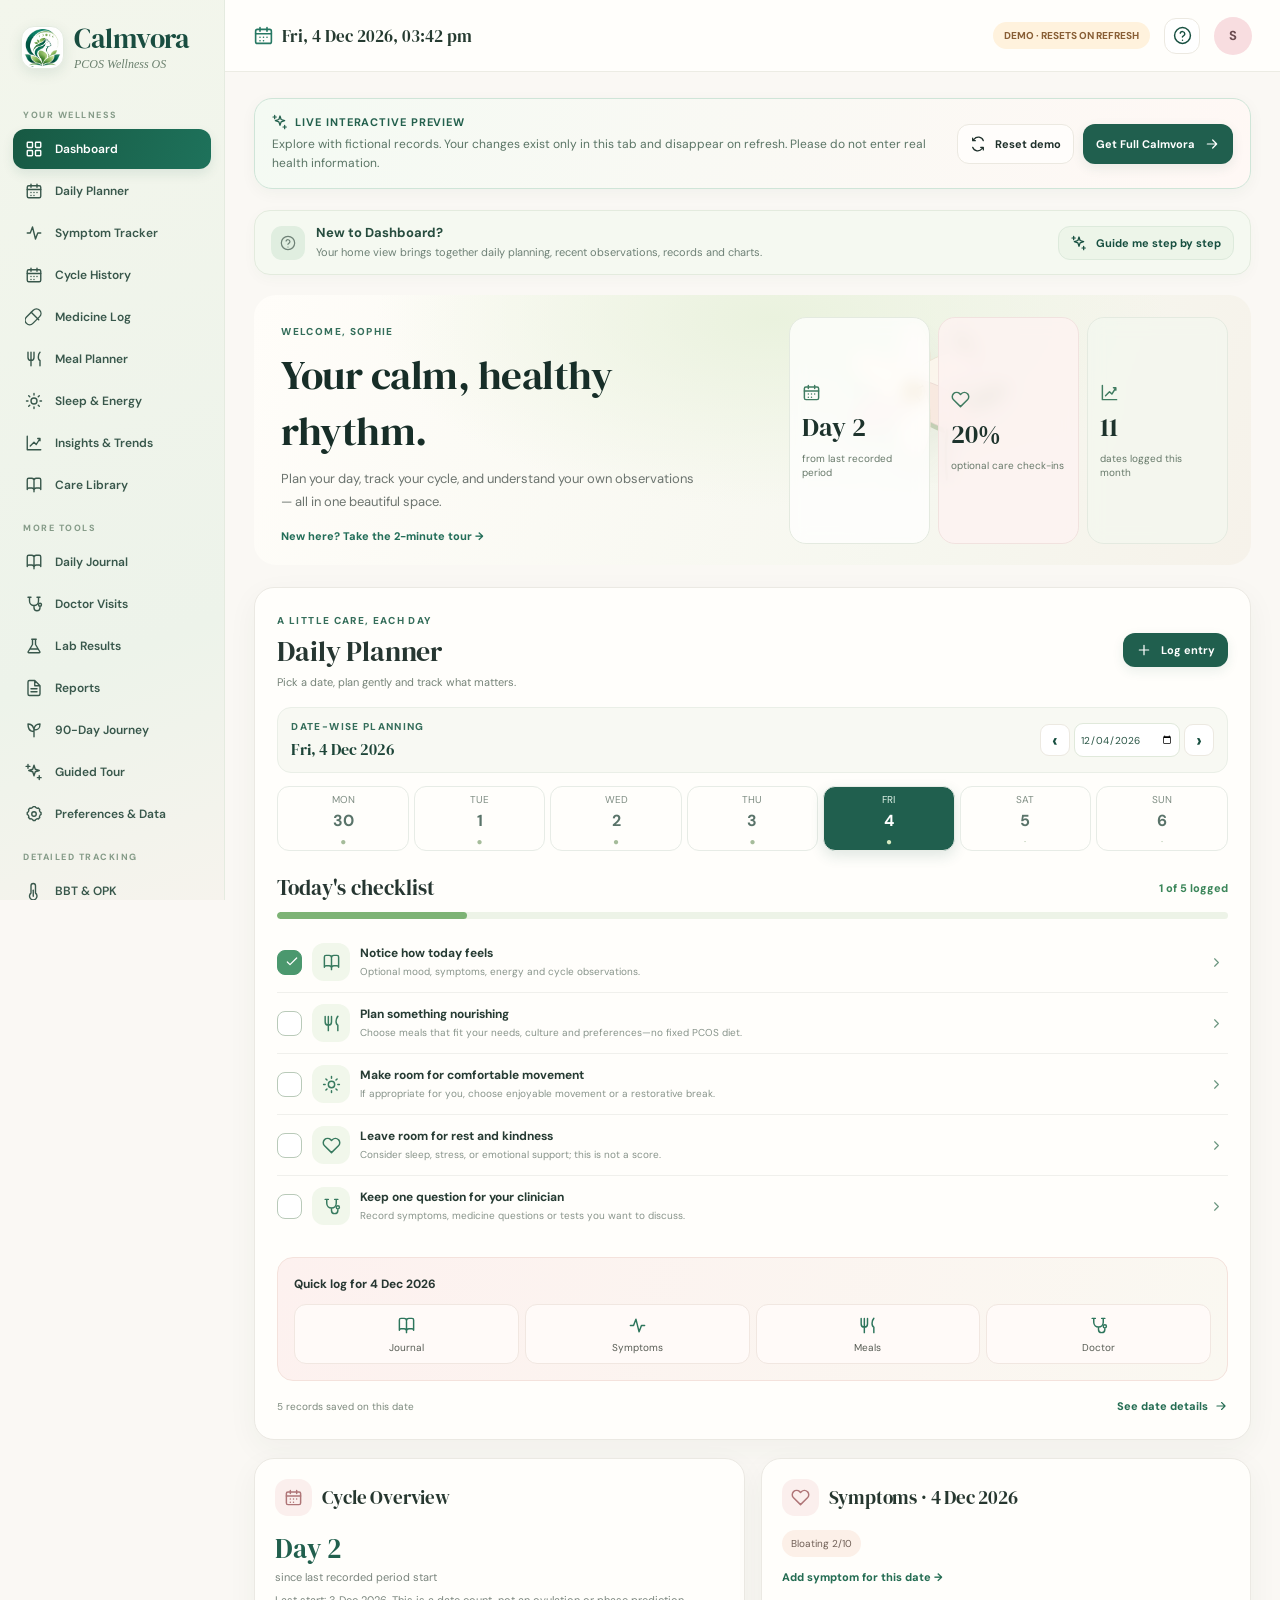
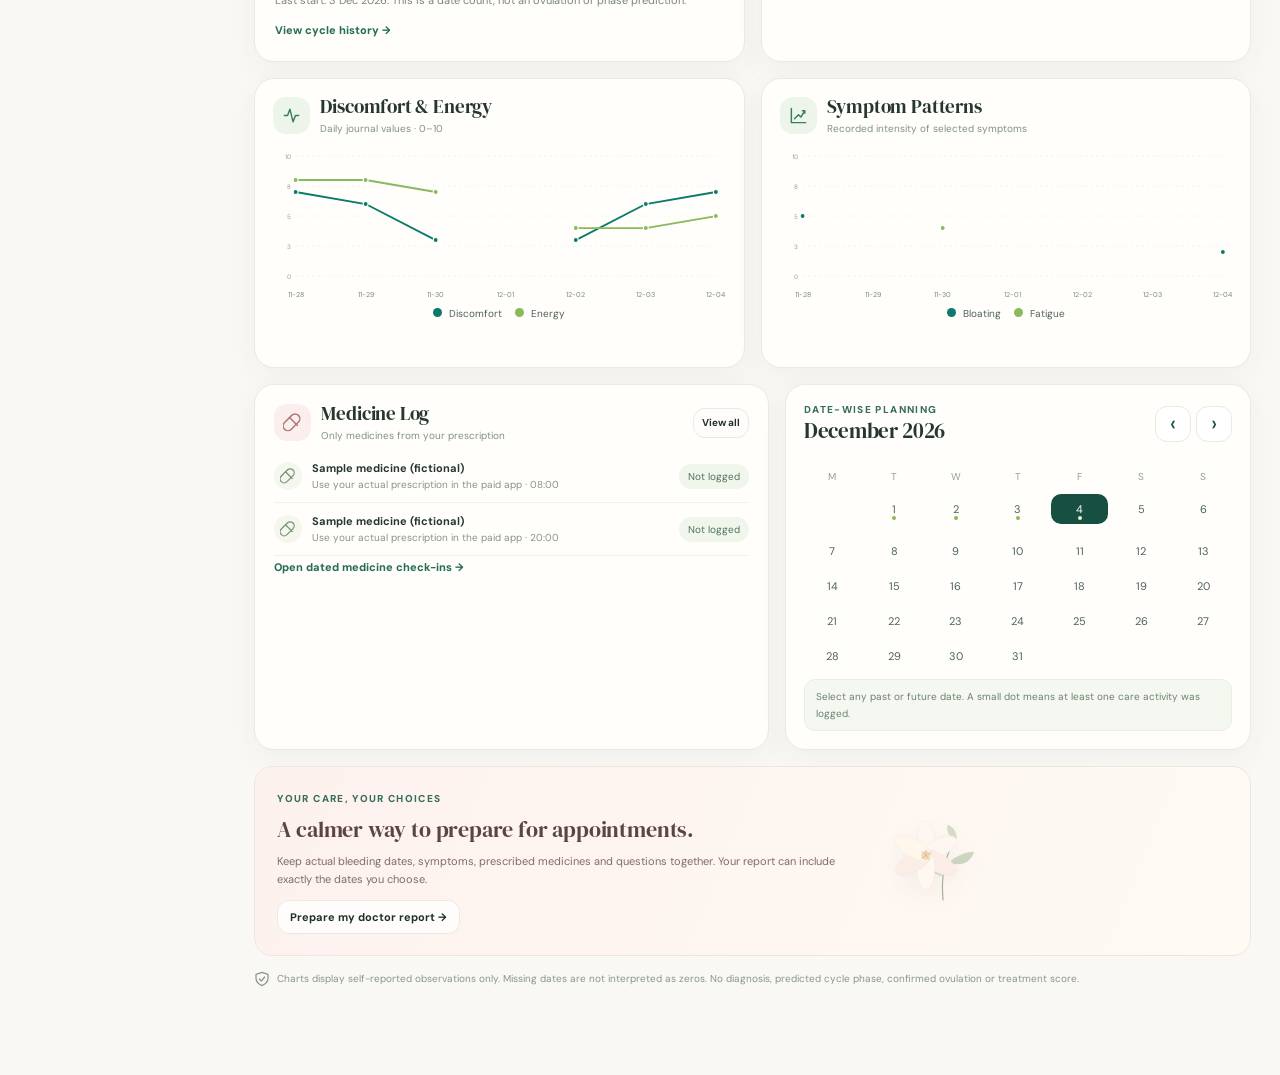
<file: index.html>
<!DOCTYPE html>
<html lang="en">
<head>
<meta charset="utf-8">
<meta name="viewport" content="width=device-width, initial-scale=1, viewport-fit=cover">
<meta name="theme-color" content="#205F4E">
<meta name="description" content="Try Calmvora PCOS Wellness OS with fictional sample records. No login, no account, and no saved data. Changes reset when you refresh.">
<title>Calmvora PCOS Wellness OS | Free Interactive Demo</title>
<link rel="icon" type="image/png" href="assets/calmvora-emblem.png">
<link rel="stylesheet" href="styles.css">
</head>
<body>
<div id="app"><div class="boot-screen"><div class="brand-emblem cm-official-brand-icon" role="img" aria-label="Calmvora emblem">✳</div><h1>Calmvora</h1><p>Opening your interactive preview…</p><span class="loader"></span></div></div>
<div id="toast" role="status" aria-live="polite"></div>
<script src="config.js"></script>
<script src="schemas.js"></script>
<script src="demo-backend.js"></script>
<script src="app.js"></script>
</body>
</html>
</file>
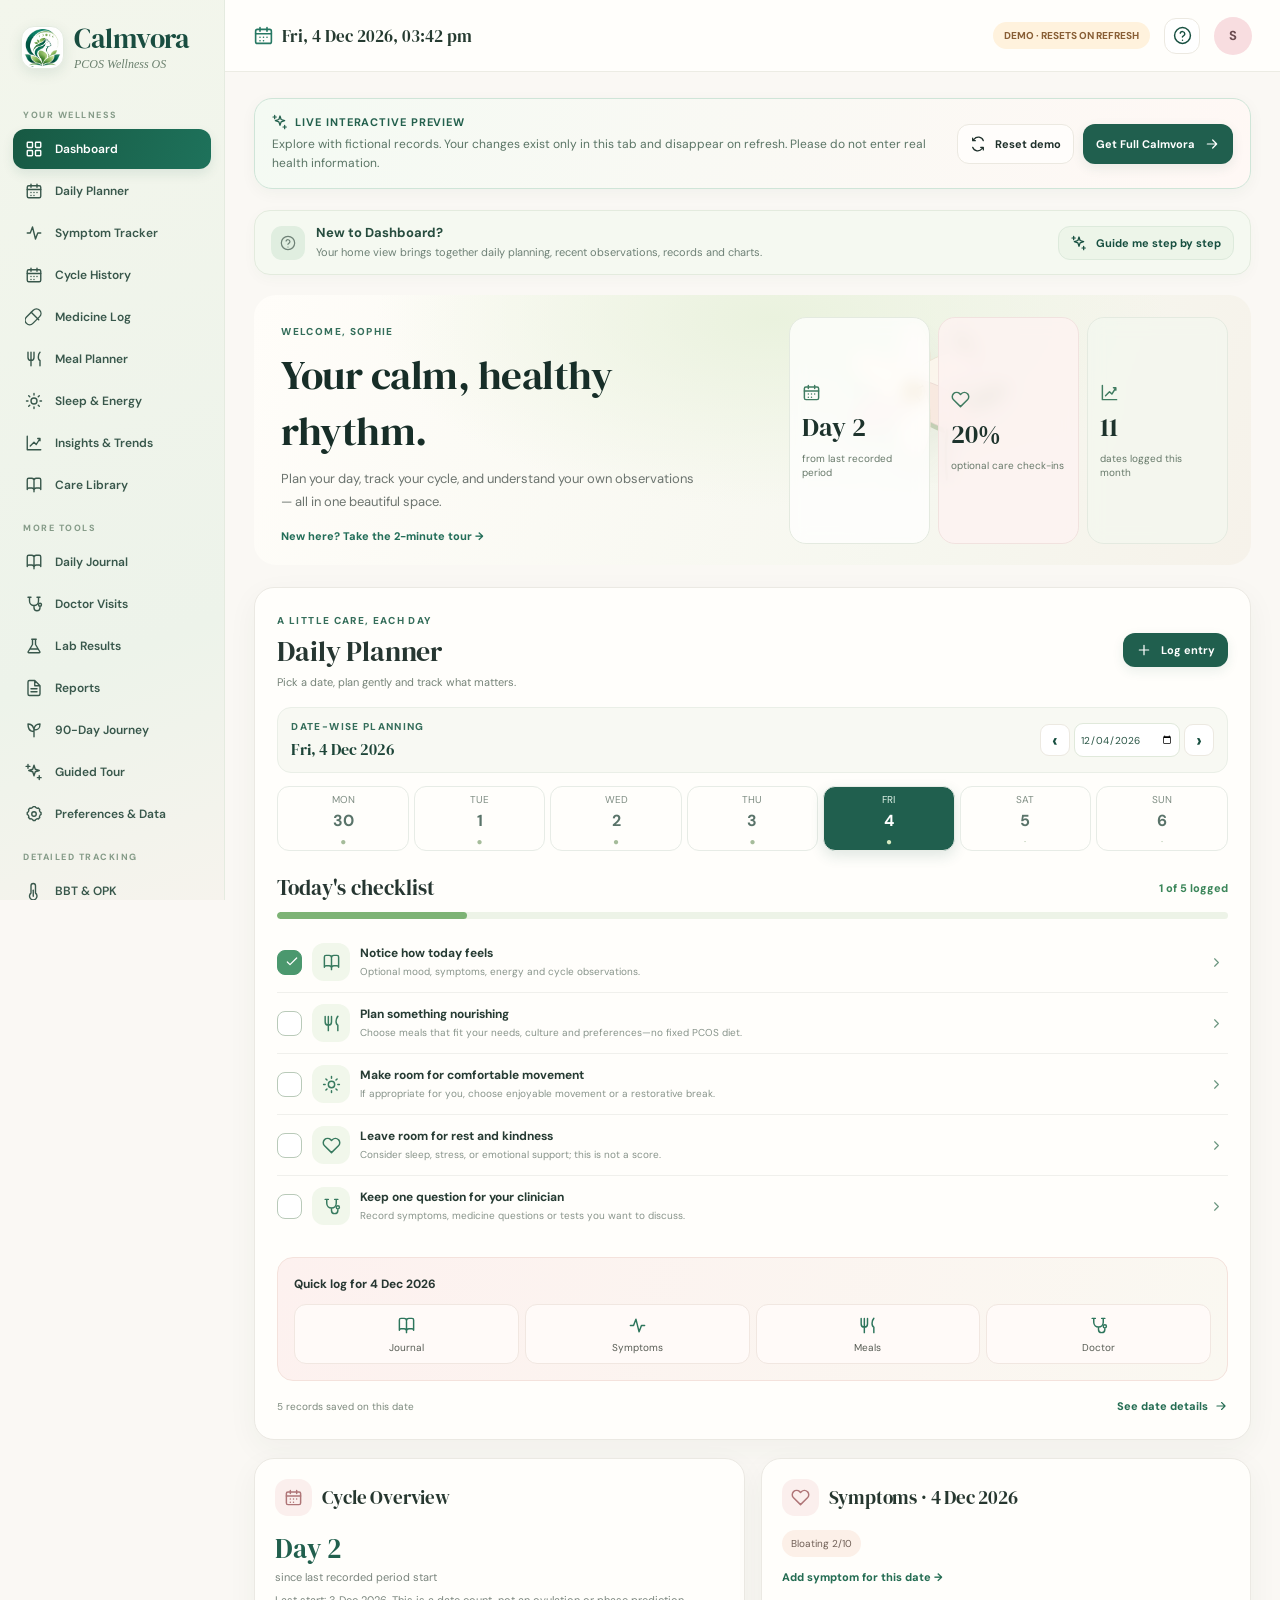
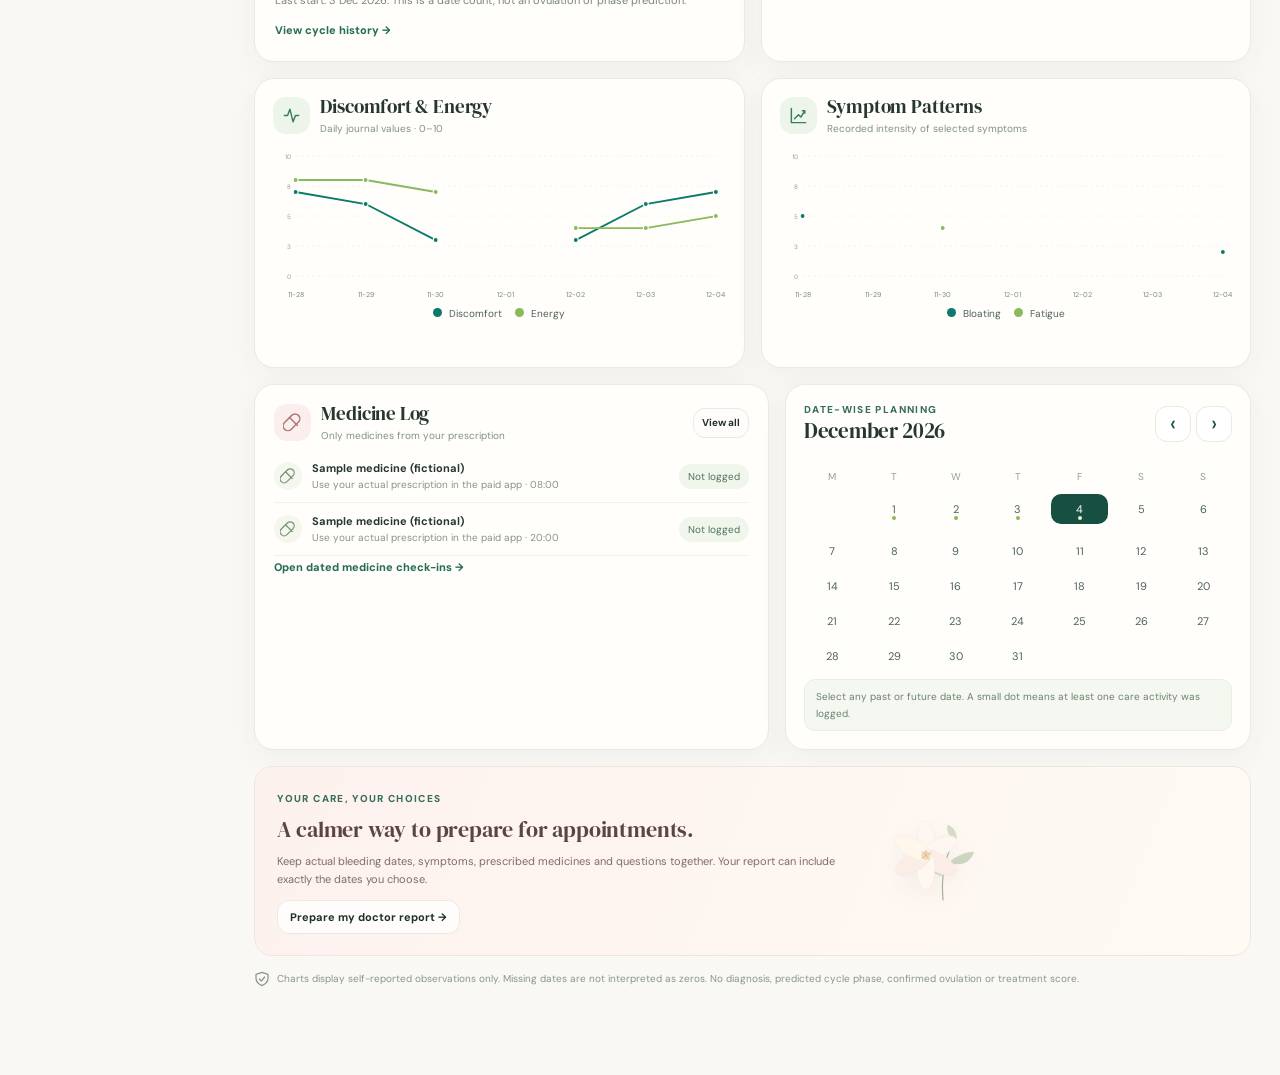
<file: Calmvora_Guided_One_File_Demo.html>
<!DOCTYPE html>
<html lang="en">
<head>
<meta charset="utf-8">
<meta name="viewport" content="width=device-width, initial-scale=1, viewport-fit=cover">
<meta name="theme-color" content="#205F4E">
<meta name="description" content="Try Calmvora PCOS Wellness OS with fictional sample records. No login, no account, and no saved data. Changes reset when you refresh.">
<title>Calmvora PCOS Wellness OS | Free Interactive Demo</title>
<link rel="icon" type="image/png" href="[data-uri]">
<style>

@import url('https://fonts.googleapis.com/css2?family=DM+Sans:wght@400;500;600;700;800&family=DM+Serif+Display:ital@0;1&display=swap');

:root{color-scheme:light;--forest:#005D4F;--emerald:#0B7A68;--leaf:#89B95D;--sage:#B9D59A;--mint:#EAF3E2;--ivory:#F9FAF8;--ink:#1F2E2A;--ink2:#485D54;--muted:#78877F;--line:#E5EAE4;--white:#FFF;--cream:#F3F6EE;--rose:#A94949;--radius:18px;--shadow:0 12px 40px rgba(15,51,42,.055);font-family:Inter,ui-sans-serif,-apple-system,BlinkMacSystemFont,"Segoe UI",Arial,sans-serif;font-size:14px;-webkit-font-smoothing:antialiased}
*{box-sizing:border-box}body{margin:0;color:var(--ink);background:var(--ivory);min-width:320px}button,input,select,textarea{font:inherit}button{cursor:pointer}button:disabled{cursor:not-allowed;opacity:.6}input,select,textarea{outline:none}input:focus,select:focus,textarea:focus{border-color:var(--emerald)!important;box-shadow:0 0 0 3px rgba(11,122,104,.11)}a{color:inherit;text-decoration:none}h1,h2,h3,h4,p{margin:0}svg{vertical-align:middle}.ico{width:19px;height:19px;flex-shrink:0;stroke:currentColor;fill:none;stroke-width:1.85;stroke-linecap:round;stroke-linejoin:round}.icon-small{width:16px;height:16px}.icon-lg{width:24px;height:24px}.visually-hidden{position:absolute!important;clip:rect(0,0,0,0);width:1px;height:1px;overflow:hidden}
.boot-screen{height:100vh;min-height:400px;display:flex;align-items:center;justify-content:center;flex-direction:column;gap:14px}.boot-screen h1{font-size:31px;letter-spacing:-1.2px}.boot-screen p{color:var(--muted)}.brand-emblem,.logo-mark{background:var(--forest);border-radius:14px;color:white;display:grid;place-items:center;width:43px;height:43px;font-size:29px;font-weight:600}.loader{border:2px solid var(--line);border-top-color:var(--emerald);height:27px;width:27px;border-radius:50%;animation:spin 850ms linear infinite}@keyframes spin{to{transform:rotate(360deg)}}
.app-shell{min-height:100vh;display:grid;grid-template-columns:246px minmax(0,1fr)}.sidebar{background:#EDF3E8;border-right:1px solid #E1E9DD;position:sticky;top:0;height:100vh;display:flex;flex-direction:column;padding:26px 14px 16px;overflow-y:auto;scrollbar-width:thin}.brand{display:flex;align-items:center;gap:11px;padding:0 13px 31px}.brand b{font-size:21px;letter-spacing:-.75px;color:var(--forest)}.brand small{font-size:10px;letter-spacing:.75px;text-transform:uppercase;color:#688375;display:block;margin-top:2px}.side-group{margin:17px 11px 8px;text-transform:uppercase;font-weight:750;letter-spacing:1.5px;font-size:10px;color:#859B88}.side-nav{display:flex;flex-direction:column;gap:2px}.nav-btn{border:0;width:100%;background:transparent;display:flex;align-items:center;text-align:left;gap:12px;padding:11px 13px;border-radius:11px;color:#45645B;font-weight:550;transition:background .15s}.nav-btn:hover{background:#DFEADC}.nav-btn.active{color:#FFF;background:var(--forest);box-shadow:0 5px 16px rgba(0,93,79,.13)}.nav-btn .ico{width:17px;height:17px}.sidebar-bottom{margin-top:auto;padding-top:18px}.sidebar-note{background:#DFEADC;padding:14px;border-radius:15px;color:#456B5E;font-size:12px;line-height:1.55}.sidebar-note b{display:block;font-size:13px;color:var(--forest);margin-bottom:4px}.account-pill{border-top:1px solid #DBE6D8;margin-top:17px;padding:15px 10px 0;display:flex;align-items:center;gap:10px;color:#557066}.account-avatar{display:grid;place-items:center;background:#C9DBC5;color:var(--forest);border-radius:11px;min-width:35px;height:35px;font-weight:700}.account-pill span{font-size:11px;word-break:break-all}.account-pill b{display:block;color:var(--forest);font-size:12px}
.main-shell{min-width:0;display:flex;flex-direction:column}.topbar{height:81px;padding:0 42px;display:flex;align-items:center;gap:14px;border-bottom:1px solid var(--line);background:rgba(255,255,255,.82);position:sticky;top:0;z-index:10;backdrop-filter:blur(13px)}.eyebrow{font-size:10px;letter-spacing:1.6px;text-transform:uppercase;color:var(--emerald);font-weight:800}.topbar h1{font-size:20px;letter-spacing:-.5px;margin-top:4px}.topbar-right{margin-left:auto;display:flex;align-items:center;gap:12px}.top-date{color:var(--muted);font-size:12px;font-weight:500}.content{max-width:1440px;width:100%;margin:0 auto;padding:34px 42px 90px}.page-top{display:flex;align-items:flex-start;justify-content:space-between;gap:18px;margin-bottom:27px}.page-top h2{font-size:27px;line-height:1.25;letter-spacing:-1px;margin-top:6px}.page-top p{color:var(--muted);line-height:1.65;margin-top:8px;max-width:630px}.page-actions{display:flex;gap:9px;flex-wrap:wrap;justify-content:flex-end}.btn{border:1px solid transparent;padding:11px 16px;border-radius:11px;font-weight:700;font-size:12px;display:inline-flex;gap:9px;align-items:center;justify-content:center;min-height:40px;transition:transform .15s,background .15s;white-space:nowrap}.btn:active{transform:scale(.985)}.btn-primary{background:var(--forest);color:white}.btn-primary:hover{background:#074b42}.btn-soft{background:var(--mint);color:var(--forest);border-color:#D9E9D4}.btn-outline{background:white;color:var(--ink);border-color:var(--line)}.btn-danger{background:#FFF3F1;color:#9D4040;border-color:#F6D8D4}.btn-sm{font-size:11px;padding:8px 12px;min-height:34px}.btn-icon{height:36px;width:36px;min-height:36px;padding:0;background:white;border:1px solid var(--line);color:var(--forest)}.card{background:var(--white);border:1px solid var(--line);border-radius:var(--radius);box-shadow:var(--shadow)}.card.pad{padding:23px}.card-head{display:flex;align-items:center;justify-content:space-between;gap:12px;margin-bottom:19px}.card-head h3,.section-title{font-size:15px;letter-spacing:-.3px}.subtle{color:var(--muted);font-size:12px;line-height:1.6}.muted{color:var(--muted)}.grid-4{display:grid;grid-template-columns:repeat(4,minmax(0,1fr));gap:15px}.grid-3{display:grid;grid-template-columns:repeat(3,minmax(0,1fr));gap:15px}.grid-2{display:grid;grid-template-columns:repeat(2,minmax(0,1fr));gap:17px}.stack{display:flex;flex-direction:column;gap:17px}.dash-hero{background:linear-gradient(115deg,#005D4F 0%,#146E5C 70%,#2A8067 100%);color:white;display:flex;align-items:center;justify-content:space-between;gap:22px;padding:31px 35px;min-height:194px;border-radius:22px;position:relative;overflow:hidden;margin-bottom:23px}.dash-hero:after{content:'';position:absolute;border:1px solid rgba(255,255,255,.10);border-radius:50%;width:380px;height:380px;right:-140px;top:-180px;box-shadow:0 0 0 48px rgba(255,255,255,.025),0 0 0 95px rgba(255,255,255,.02)}.dash-hero .hero-copy{z-index:1;max-width:650px}.dash-hero .eyebrow{color:#CBE5CC}.dash-hero h2{font-family:Georgia,"Times New Roman",serif;letter-spacing:-1.2px;font-size:35px;font-weight:500;margin:12px 0}.dash-hero p{color:#D6EBE3;line-height:1.7;font-size:13px}.hero-leaf{font-size:96px;opacity:.38;transform:rotate(-22deg);z-index:1;font-family:Georgia,serif}.stat{padding:21px 22px;min-height:132px}.stat-top{display:flex;align-items:center;justify-content:space-between;color:var(--muted);font-weight:600;font-size:11px}.stat-icon{background:var(--mint);color:var(--emerald);padding:9px;border-radius:11px;display:grid;place-items:center}.stat-value{font-size:31px;font-weight:750;letter-spacing:-1px;margin-top:11px}.stat-foot{font-size:11px;color:var(--muted);margin-top:4px}.info-row{display:flex;align-items:center;justify-content:space-between;gap:10px;font-size:12px;padding:10px 0;border-bottom:1px solid var(--line)}.info-row:last-child{border-bottom:0}.activity-bars{min-height:183px;display:flex;align-items:end;gap:9px;border-bottom:1px solid #E8EFE8;padding:12px 0 0}.bar-cell{flex:1;min-width:0;display:flex;flex-direction:column;align-items:center;justify-content:flex-end;height:160px;gap:7px}.bar-fill{border-radius:7px 7px 4px 4px;width:min(100%,25px);min-height:7px;background:#DCE8DC;transition:height .3s}.bar-fill.has{background:#8EBA66}.bar-label{font-size:10px;color:var(--muted);white-space:nowrap}.chart-legend{display:flex;gap:20px;justify-content:center;flex-wrap:wrap;margin-top:13px;font-size:11px;color:var(--ink2)}.legend-dot{display:inline-block;border-radius:50%;width:9px;height:9px;margin-right:7px;background:var(--leaf)}.chart-svg{width:100%;height:auto;overflow:visible;display:block}.mini-list{display:flex;flex-direction:column;gap:0}.mini-record{display:flex;align-items:center;gap:10px;border-bottom:1px solid var(--line);padding:12px 0}.mini-record:last-child{border:0}.mini-record .bubble{background:var(--cream);border-radius:12px;color:var(--forest);width:38px;height:38px;display:grid;place-items:center}.mini-record b{font-size:12px;display:block;max-width:330px;overflow:hidden;text-overflow:ellipsis;white-space:nowrap}.mini-record span{font-size:11px;color:var(--muted)}.mini-record small{margin-left:auto;font-size:10px;color:var(--muted);white-space:nowrap}.progress-track{height:9px;border-radius:100px;background:#E9EFEB;overflow:hidden;margin:15px 0}.progress-fill{height:100%;background:var(--emerald);border-radius:100px;transition:width .25s}.journey-state{display:inline-flex;gap:7px;align-items:center;background:var(--mint);color:var(--forest);border-radius:50px;padding:7px 10px;font-size:11px;font-weight:800}.journey-stage{padding:17px 18px;border-radius:14px;border:1px solid var(--line);display:flex;align-items:flex-start;gap:13px}.journey-stage.current{border-color:#B6D8C5;background:#F3F9F2}.step-number{min-width:29px;height:29px;border-radius:9px;background:#EAF0E8;color:var(--forest);display:grid;place-items:center;font-weight:800;font-size:12px}.journey-stage.current .step-number{background:var(--emerald);color:white}.journey-stage b{font-size:13px}.journey-stage p{font-size:11px;color:var(--muted);line-height:1.55;margin-top:6px}.journey-stage small{font-size:10px;color:var(--emerald);font-weight:800;display:block;margin-top:6px}
.toolbar{display:flex;align-items:center;gap:10px;flex-wrap:wrap;margin-bottom:18px}.search-box{display:flex;align-items:center;gap:9px;background:#fff;border:1px solid var(--line);padding:0 12px;border-radius:11px;flex:1;min-width:180px}.search-box input{border:0;box-shadow:none!important;padding:12px 0;width:100%;min-width:80px;font-size:12px}.select-small{border:1px solid var(--line);border-radius:11px;padding:11px 13px;background:white;color:var(--ink2);font-size:12px}.records-grid{display:grid;grid-template-columns:repeat(2,minmax(0,1fr));gap:13px}.entry-card{padding:18px 19px;min-height:152px;display:flex;flex-direction:column}.entry-card-head{display:flex;justify-content:space-between;align-items:flex-start;gap:8px}.entry-card h3{font-size:14px;letter-spacing:-.2px;line-height:1.5;overflow-wrap:anywhere}.entry-meta{font-size:10px;color:var(--muted);margin-top:5px}.entry-note{font-size:11px;line-height:1.5;color:#63766B;margin-top:12px;overflow-wrap:anywhere;display:-webkit-box;-webkit-line-clamp:2;-webkit-box-orient:vertical;overflow:hidden}.entry-actions{display:flex;gap:8px;align-items:center;border-top:1px solid var(--line);margin-top:auto;padding-top:13px;flex-wrap:wrap}.tag{background:#F0F5ED;color:#52795E;font-size:10px;border-radius:8px;padding:5px 8px;font-weight:750}.tag.archived{background:#FFF1ED;color:#9A625C}.empty{padding:48px 25px;text-align:center;background:#fff;border:1px dashed #CEDACF;border-radius:17px}.empty .empty-icon{width:58px;height:58px;border-radius:16px;background:var(--mint);display:grid;place-items:center;margin:auto auto 18px;color:var(--forest)}.empty h3{font-size:16px;margin-bottom:8px}.empty p{font-size:12px;color:var(--muted);max-width:380px;margin:0 auto 19px;line-height:1.6}.week-grid{display:grid;grid-template-columns:repeat(7,minmax(0,1fr));gap:7px}.week-day{border-radius:12px;background:#F4F8F2;padding:12px 8px;min-height:107px}.week-day strong{font-size:11px;display:block;color:var(--forest)}.week-day small{font-size:10px;color:var(--muted)}.week-meal{background:white;border:1px solid #E5EDE1;border-radius:8px;padding:6px;margin-top:7px;font-size:10px;overflow-wrap:anywhere}.week-meal b{font-size:9px;color:var(--emerald);display:block}
.field-label{font-size:11px;font-weight:750;display:block;margin-bottom:7px;color:#465950}.field-hint{font-size:10px;line-height:1.5;color:var(--muted);margin-top:5px}.field-control{display:block;width:100%;min-height:44px;background:#FFF;border:1px solid #DCE6DC;border-radius:11px;padding:12px 13px;font-size:12px;color:var(--ink)}textarea.field-control{min-height:102px;resize:vertical;line-height:1.65}.field-grid{display:grid;grid-template-columns:repeat(2,minmax(0,1fr));gap:16px}.field.span-2{grid-column:span 2}.label-required{color:#C14A4A}.form-actions{display:flex;justify-content:flex-end;gap:10px;margin-top:24px}.modal-backdrop{position:fixed;inset:0;background:rgba(14,34,28,.53);backdrop-filter:blur(4px);z-index:50;display:flex;align-items:center;justify-content:center;padding:20px}.modal{background:var(--ivory);border-radius:20px;width:min(670px,100%);max-height:calc(100vh - 36px);overflow-y:auto;box-shadow:0 25px 90px rgba(10,30,20,.25)}.modal-header{position:sticky;top:0;background:var(--ivory);border-bottom:1px solid var(--line);padding:22px 26px;display:flex;align-items:center;justify-content:space-between;gap:12px;z-index:1}.modal-header h2{font-size:20px;letter-spacing:-.5px}.modal-body{padding:24px 26px 29px}.modal-backdrop[hidden]{display:none!important}
.panel-message{background:#F1F6ED;border:1px solid #DEEADA;color:#4C6A57;border-radius:13px;padding:14px 16px;font-size:12px;line-height:1.75}.panel-message.warning{background:#FFF9ED;border-color:#F0E2C4;color:#8B7043}.panel-message.error{background:#FFF1F0;border-color:#F7D2D0;color:#9B4F4F}.table-wrap{width:100%;overflow-x:auto}.clean-table{border-collapse:collapse;width:100%;font-size:11px}.clean-table th{text-align:left;background:#F4F8F3;color:#5E786C;font-weight:750}.clean-table td,.clean-table th{padding:11px 13px;border-bottom:1px solid var(--line);vertical-align:top;min-width:80px;overflow-wrap:anywhere}.clean-table tr:last-child td{border-bottom:0}.pill-tabs{display:inline-flex;border:1px solid var(--line);background:white;padding:4px;border-radius:12px;gap:4px}.pill-tab{border:0;border-radius:9px;padding:9px 13px;background:transparent;color:#60766B;font-size:11px;font-weight:750}.pill-tab.active{background:var(--forest);color:white}.metric-box{background:#F7FAF6;border-radius:13px;padding:18px}.metric-box b{font-size:24px;display:block;margin:10px 0 5px;letter-spacing:-1px}.metric-box span{font-size:11px;color:var(--muted)}.color-swatch{width:20px;height:20px;border-radius:6px;background:var(--emerald)}.thin-divider{height:1px;background:var(--line);margin:16px 0}.print-only{display:none}
.activation-screen{min-height:100vh;display:grid;grid-template-columns:minmax(0,1.05fr) minmax(420px,.95fr);background:#FAFBF8}.activation-story{background:var(--forest);padding:65px clamp(34px,7vw,110px);display:flex;flex-direction:column;justify-content:center;gap:25px;color:white;position:relative;overflow:hidden}.activation-story:after{content:'✳';font-size:580px;position:absolute;bottom:-240px;left:-110px;opacity:.055;pointer-events:none}.activation-story .brand b{color:white}.activation-story h1{font-family:Georgia,serif;font-weight:400;letter-spacing:-2px;font-size:clamp(40px,4.7vw,67px);line-height:1.1;max-width:560px}.activation-story>p{color:#C9E5D9;max-width:460px;line-height:1.85}.activation-benefits{margin-top:25px;display:grid;gap:17px;color:#E0F1E9;font-size:13px}.activation-benefits span{display:flex;gap:10px;align-items:center}.activation-form-wrap{display:flex;flex-direction:column;justify-content:center;padding:45px clamp(30px,6.4vw,100px)}.activation-form-wrap h2{font-size:30px;letter-spacing:-1px;margin:12px 0 10px}.activation-form-wrap>p{color:var(--muted);line-height:1.8;font-size:13px;margin-bottom:30px}.checkbox-line{display:flex;align-items:flex-start;gap:10px;line-height:1.55;font-size:11px;color:var(--ink2)}.checkbox-line input{margin-top:3px;accent-color:var(--emerald)}.activation-form-wrap .field{margin-bottom:20px}.activation-form-wrap .btn{width:100%;min-height:48px;margin-top:22px}.login-icon{width:50px;height:50px;background:var(--mint);color:var(--forest);display:grid;place-items:center;border-radius:16px}.mobile-only,.mobile-bottom,.mobile-head{display:none}#toast{position:fixed;bottom:24px;right:24px;z-index:99;max-width:370px;pointer-events:none}#toast .toast-msg{border-radius:13px;background:#203E33;color:white;padding:13px 16px;font-size:12px;box-shadow:0 15px 60px #0002;line-height:1.6}#toast .toast-msg.error{background:#8C3737}.busy-mask{position:fixed;inset:0;display:grid;place-items:center;background:rgba(248,251,247,.45);z-index:75}.busy-mask>div{background:white;display:flex;align-items:center;gap:12px;padding:17px 21px;border-radius:13px;box-shadow:var(--shadow);font-size:12px;font-weight:750}.busy-mask .loader{width:19px;height:19px}
@media(max-width:1200px){.content{padding:29px 27px 90px}.topbar{padding:0 27px}.grid-4{grid-template-columns:repeat(2,minmax(0,1fr))}.sidebar{padding-left:10px;padding-right:10px}.app-shell{grid-template-columns:222px minmax(0,1fr)}.week-grid{grid-template-columns:repeat(4,minmax(0,1fr))}}
@media(max-width:850px){#toast{bottom:calc(90px + env(safe-area-inset-bottom));left:12px;right:12px;max-width:none}.app-shell{display:block}.sidebar{display:none}.main-shell{padding-bottom:58px}.topbar{height:69px;padding:0 20px}.content{padding:23px 20px 82px}.mobile-only{display:inline-flex}.mobile-bottom{display:flex;position:fixed;left:0;bottom:0;width:100%;padding:7px 7px calc(8px + env(safe-area-inset-bottom));background:rgba(255,255,255,.96);backdrop-filter:blur(14px);border-top:1px solid var(--line);z-index:20;justify-content:space-around;gap:5px}.mobile-bottom button{background:none;border:0;color:#63786B;padding:7px 5px;border-radius:10px;display:flex;flex-direction:column;align-items:center;gap:4px;font-size:9px;min-width:62px}.mobile-bottom button.active{background:var(--mint);color:var(--forest);font-weight:800}.mobile-bottom .ico{width:20px;height:20px}.mobile-head{display:block}.drawer{position:fixed;inset:0;z-index:40;background:#18322988}.drawer-inner{width:min(300px,82vw);height:100vh;overflow-y:auto;background:#EDF3E8;padding:20px 14px}.drawer .brand{padding-bottom:18px}.top-date{display:none}.activation-screen{grid-template-columns:1fr}.activation-story{padding:32px 25px;min-height:280px}.activation-story h1{font-size:36px}.activation-benefits{margin-top:0;gap:8px}.activation-form-wrap{padding:35px 25px 70px}.activation-story:after{font-size:300px;bottom:-100px;left:auto;right:-70px}}
@media(max-width:610px){.content{padding:19px 14px 85px}.topbar{padding:0 14px}.topbar h1{font-size:17px}.page-top{flex-direction:column;margin-bottom:21px;gap:15px}.page-top h2{font-size:24px}.page-actions{justify-content:flex-start}.grid-4,.grid-2,.grid-3,.records-grid{grid-template-columns:1fr}.grid-4{grid-template-columns:repeat(2,minmax(0,1fr));gap:9px}.stat{padding:14px;min-height:112px}.stat-value{font-size:25px}.stat-top{gap:4px;font-size:10px}.dash-hero{padding:25px 21px;min-height:195px}.dash-hero h2{font-size:29px}.hero-leaf{display:none}.card.pad{padding:17px}.week-grid{grid-template-columns:repeat(2,minmax(0,1fr))}.field-grid{grid-template-columns:1fr}.field.span-2{grid-column:auto}.modal-backdrop{padding:0;align-items:flex-end}.modal{max-height:93vh;border-radius:20px 20px 0 0}.modal-body{padding:19px}.modal-header{padding:19px}.topbar-right .btn-soft{display:none}.mini-record b{max-width:190px}.top-date{display:none}}
@media print{body{background:white;color:black}.sidebar,.topbar,.mobile-bottom,.page-top,.no-print,#toast,.toolbar,.modal-backdrop,.busy-mask{display:none!important}.app-shell,.main-shell{display:block}.content{max-width:none;padding:0}.report-card{display:none!important}.print-only{display:block!important}.print-only h1{font-size:24px}.print-only table{width:100%;border-collapse:collapse}.print-only td,.print-only th{border-bottom:1px solid #ddd;padding:7px;text-align:left;font-size:10px}.print-only .card{border:0;box-shadow:none}.print-break{break-before:page}}
/* Calmvora 2.0 - softer, editorial care design; legible and mobile first. */
:root{--ivory:#FAFAF7;--cream:#F5F8F1;--line:#E4EAE2;--mint:#EAF4E8;--rose:#D76C7B;--blush:#FFF0F0;--lavender:#F4F0F9;--forest:#16584E;--emerald:#258474;--shadow:0 12px 38px rgba(29,76,65,.045)}
body{background:radial-gradient(circle at 86% 2%,rgba(245,218,219,.2),transparent 35%),#FAFAF7}
:focus-visible{outline:3px solid #7EBDAA!important;outline-offset:2px}
.sidebar{background:linear-gradient(180deg,#F0F5EA 0%,#F8F5EF 100%);border-right-color:#E2E8DD}
.brand b{font-family:Georgia,serif;font-size:25px;font-weight:600;letter-spacing:-.7px}
.logo-mark{border-radius:16px;background:linear-gradient(155deg,#1E7568,#13483F);font-size:27px}
.nav-btn{border-radius:12px}.nav-btn.active{background:#1C6256}.side-group{margin-top:20px}.sidebar-note{background:#EAF0E4}.account-avatar{background:#FBE4E5;color:#8A4856}
.topbar{background:rgba(253,253,251,.92)}.card{border-color:#E4E9E2;box-shadow:var(--shadow)}.card.pad{padding:24px}.eyebrow{letter-spacing:1.45px}.btn{border-radius:12px}.btn-primary{background:var(--forest)}.btn-primary:hover{background:#10483f}.btn-soft{background:#EFF4EC;border-color:#DDEADC}.btn-outline:hover{background:#F6F8F5}.tag{border-radius:25px;padding:7px 11px}
.page-top h2{font-family:Georgia,serif;letter-spacing:-.75px;font-weight:500;font-size:31px}.dash-hero{background:linear-gradient(110deg,#185D52,#277C6B 76%,#4D9876);min-height:198px}.dash-hero h2{letter-spacing:-.8px}.hero-flower{font-size:122px;font-family:Georgia,serif;color:#D5F2C5}.hero-orbit{font-size:54px;position:absolute;right:25px;top:22px;color:#F8F5F3}.hero-leaf{display:flex;align-items:center;justify-content:center;width:135px;transform:rotate(-8deg);opacity:.55}.stat-icon{background:#EAF3E7}
.welcome-bar{display:flex;align-items:center;gap:16px;background:linear-gradient(105deg,#FFF8F6 0%,#F9F8F0 60%,#EDF5EB 100%);border:1px solid #F1E3DC;border-radius:19px;padding:18px 20px;margin-bottom:17px}
.welcome-bar>div:nth-child(2){flex:1}.welcome-bar strong{font-family:Georgia,serif;font-weight:500;font-size:21px;letter-spacing:-.35px;display:block;margin:5px 0}.welcome-bar p{color:#677A6D;font-size:12px;line-height:1.5}.welcome-orb{font-family:Georgia,serif;color:#C8757C;background:#FCE8E6;border-radius:50%;height:57px;min-width:57px;display:grid;place-items:center;font-size:38px}.welcome-actions{display:flex;align-items:center;gap:8px;flex-wrap:wrap}
.demo-banner{display:flex;align-items:center;gap:8px;flex-wrap:wrap;background:#FFF8E9;border:1px solid #F2E3BC;padding:10px 12px;border-radius:14px;margin-bottom:18px}.demo-banner>span{font-size:11px;color:#846A39;font-weight:750;margin-right:auto;line-height:1.5}.demo-banner .btn{min-height:30px}
.care-intro{border:1px solid #F3E1DE;display:flex;justify-content:space-between;align-items:center;gap:20px;border-radius:22px;padding:28px 32px;background:linear-gradient(112deg,#FFF1EE,#FEF9F4 64%,#F1F6EC);margin-bottom:14px;position:relative;overflow:hidden}.care-intro h2{font-family:Georgia,serif;font-size:32px;font-weight:500;letter-spacing:-.8px;margin:10px 0 8px}.care-intro h2 span{color:#CC8090}.care-intro p{font-size:12px;line-height:1.7;color:#6A7B6F;max-width:650px}.care-progress{width:127px;min-width:127px;height:127px;border-radius:50%;border:9px solid #E6F0DF;display:flex;align-items:center;justify-content:center;flex-direction:column;background:#FFF;text-align:center}.care-progress strong{font-family:Georgia,serif;font-size:34px;font-weight:500;color:#286B5E}.care-progress strong small{font-size:15px;color:#91A399}.care-progress span{font-size:9px;color:#647568;max-width:80px}
.care-week-strip{display:grid;grid-template-columns:repeat(7,minmax(0,1fr));gap:10px;margin:17px 0}.day-chip{border:1px solid var(--line);background:#fff;color:#597369;border-radius:14px;display:flex;align-items:center;flex-direction:column;justify-content:center;min-height:73px;gap:3px}.day-chip:hover{background:#F2F8EF}.day-chip small{font-size:10px;text-transform:uppercase;color:#7F8D83}.day-chip strong{font-size:16px}.day-chip.selected{border-color:var(--forest);background:var(--forest);color:#fff}.day-chip.selected small{color:#E0F3E8}.day-chip.is-today:not(.selected){box-shadow:inset 0 0 0 2px #A9C4AE}.dotline{font-size:10px;height:10px;color:#A5BC9A}.day-chip.selected .dotline{color:#D5EBC1}
.care-layout{display:grid;grid-template-columns:minmax(0,1.55fr) minmax(280px,1fr);gap:19px}.care-step{border-top:1px solid #ECF0EB;padding:17px 0;display:flex;align-items:center;gap:12px}.care-step:last-of-type{border-bottom:1px solid #ECF0EB}.care-step.is-done .care-check{background:#257B6B;color:#fff;border-color:#257B6B}.care-check{height:30px;width:30px;min-width:30px;border:2px solid #B7D5C1;color:#377B68;border-radius:10px;background:#FFF;display:grid;place-items:center;font-size:20px;line-height:1}.care-task-icon{background:#EFF6EC;border-radius:12px;width:36px;height:36px;min-width:36px;display:grid;place-items:center;color:#3A8070}.care-step-text{flex:1;min-width:0}.care-step-text b{font-size:13px}.care-step-text p{margin:4px 0;color:#6B7D71;font-size:11px;line-height:1.55}.care-step-text small{font-size:9px;text-transform:uppercase;letter-spacing:.8px;color:#8A9B90;font-weight:650}.care-link{background:transparent;border:0;color:var(--forest);width:29px;min-width:29px;height:29px;display:grid;place-items:center;border-radius:9px}.care-link:hover{background:#EAF4E9}.care-step.is-done .care-step-text b{color:#457A6C}.soft-note{background:#F4F8F1;border:1px solid #E7EFE3;color:#6D8071;padding:13px 14px;font-size:11px;line-height:1.7;border-radius:11px;margin-top:16px}
.calendar-controls{display:flex;gap:5px}.calendar-controls .btn{font-size:22px;font-weight:450}.month-grid{display:grid;grid-template-columns:repeat(7,minmax(0,1fr));gap:5px}.month-head{text-align:center;font-size:10px;color:#93A096;padding:6px 0}.month-day,.month-blank{height:37px;width:100%;display:grid;place-items:center;position:relative}.month-day{background:transparent;border:1px solid transparent;border-radius:10px;color:#4C635A;font-size:11px}.month-day:hover{background:#EFF4EA}.month-day.selected{background:var(--forest);color:#FFF}.month-day.is-today:not(.selected){border-color:#A0C6B2}.month-day i{width:4px;height:4px;border-radius:50%;background:#89B95D;position:absolute;bottom:3px}.month-day.selected i{background:#E4F6C6}
.dose-compact,.prescription-row{display:flex;align-items:center;gap:12px;padding:13px 0;border-bottom:1px solid var(--line)}.dose-compact>div,.prescription-row>div{flex:1;min-width:0}.dose-compact b,.prescription-row b{font-size:12px;display:block;overflow:hidden;text-overflow:ellipsis}.dose-compact small,.prescription-row span,.prescription-row small{font-size:10px;display:block;color:#809086;margin-top:4px}.med-clock{display:inline-block;padding:6px 8px;border-radius:9px;background:#EDF4EB;color:#356B59;font-size:11px;font-weight:750;font-variant-numeric:tabular-nums}.dose-state{background:#F4F3EF;color:#79786F;border-radius:15px;padding:5px 9px;font-size:10px;font-weight:700;white-space:nowrap}.dose-state.is-taken{background:#E6F5EA;color:#34724F}.insight-teaser{border-radius:18px;padding:22px;background:#F9EFEF;border:1px solid #F0E0E0;margin-top:18px}.insight-teaser h3{font-family:Georgia,serif;font-weight:500;font-size:24px;margin:10px 0}.insight-teaser p{color:#7A6D6D;font-size:12px;line-height:1.6;margin-bottom:15px}
.medicine-hero{background:linear-gradient(115deg,#ECF5ED 0%,#F9F6EC 61%,#FCEDEE 100%);border:1px solid #E1EAE1;border-radius:22px;display:flex;gap:20px;align-items:center;padding:26px;margin-bottom:14px}.medicine-symbol{width:65px;height:65px;min-width:65px;border-radius:20px;background:#FFF;display:grid;place-items:center;color:var(--emerald)}.medicine-symbol .ico{width:31px;height:31px}.medicine-hero h2{font:500 26px Georgia,serif;margin:7px 0}.medicine-hero p{font-size:12px;line-height:1.6;color:#6B7E71;max-width:660px}.medicine-warning{background:#FFF8EB;border:1px solid #F1E4C4;padding:16px 18px;border-radius:14px;color:#7E673B;font-size:12px;line-height:1.7;margin-bottom:17px}.day-navigator{display:flex;justify-content:space-between;align-items:center;gap:12px;margin:17px 0;font-size:13px}.day-navigator strong{font-family:Georgia,serif;font-size:18px;font-weight:500}.med-card{border:1px solid #E6EBE5;border-radius:14px;padding:15px;margin-bottom:13px}.med-card-top{display:flex;align-items:center;gap:12px;margin-bottom:13px}.med-card-top b{font-size:14px}.med-card-top p,.tiny-muted{font-size:11px;color:#829188;line-height:1.55;margin-top:4px}.med-icon{width:40px;height:40px;display:grid;place-items:center;background:#EBF3E7;color:#227A66;border-radius:13px}.med-dose-row{display:flex;align-items:center;gap:10px;justify-content:space-between;padding:11px 0;border-top:1px solid #EEF0EC}.med-dose-row>div:first-child{display:flex;align-items:center;gap:6px;flex-wrap:wrap}.dose-actions{display:flex;gap:5px;flex-wrap:wrap}.dose-actions .btn{padding:5px 8px;min-height:30px}.tiny-muted{margin-top:12px;overflow-wrap:anywhere}
.library-hero{background:linear-gradient(100deg,#FCEFEF,#FBF9F2 62%,#ECF5E9);padding:32px;border:1px solid #F0E4E1;border-radius:22px;position:relative;overflow:hidden;display:flex;align-items:center;justify-content:space-between;min-height:190px}.library-hero>div{position:relative;z-index:1;max-width:660px}.library-hero h2{font-family:Georgia,serif;font-size:33px;font-weight:500;margin:10px 0}.library-hero p{font-size:12px;line-height:1.75;color:#64766D}.library-flower{font-size:128px;font-family:Georgia,serif;color:#E2BDBB;opacity:.55}.library-tabs{display:flex;gap:7px;flex-wrap:wrap;margin:20px 0}.lib-tab{padding:9px 15px;border-radius:40px;border:1px solid #E4E8E2;color:#638073;background:#fff;font-size:11px;font-weight:750}.lib-tab.active{background:#236D60;color:#fff;border-color:#236D60}.library-grid{display:grid;grid-template-columns:repeat(2,minmax(0,1fr));gap:16px}.guide-article{display:flex;flex-direction:column;gap:14px;min-height:310px}.article-head{display:flex;justify-content:space-between;align-items:center}.article-icon{background:#ECF5EA;border-radius:14px;color:#267869;width:44px;height:44px;display:grid;place-items:center}.article-topic{color:#85775F;background:#FCF4E3;border-radius:20px;padding:7px 11px;font-size:10px;font-weight:750}.guide-article h3{font-family:Georgia,serif;font-weight:500;font-size:22px;line-height:1.25}.article-lead{font-size:12px;line-height:1.65;color:#52685B}.guide-article ul{margin:0 0 0 15px;padding:0;color:#6A7F71;line-height:1.7;font-size:11px;display:grid;gap:7px}.evidence-link{display:inline-flex;align-items:center;gap:6px;color:#226E61;border-top:1px solid #E7EDE5;padding-top:15px;margin-top:auto;font-size:10px;font-weight:750;overflow-wrap:anywhere}.evidence-link:hover{text-decoration:underline}.library-footnote,.demo-care-note{background:#F1F6EC;border:1px solid #E0EBDA;color:#4B675B;border-radius:14px;padding:16px 18px;font-size:12px;line-height:1.8;margin-top:20px}
.tour-shell{display:grid;grid-template-columns:minmax(220px,.8fr) minmax(0,1.7fr);gap:17px}.tour-sidebar,.tour-main{border-radius:18px;background:#fff;border:1px solid var(--line);overflow:hidden}.tour-sidebar{padding:26px}.tour-sidebar h3{font:500 24px Georgia,serif;margin:10px 0 23px;line-height:1.35}.tour-step{width:100%;background:none;border:0;text-align:left;padding:13px;border-radius:12px;color:#698074;font-size:12px;line-height:1.45;display:flex;gap:10px;align-items:center}.tour-step span{font-size:10px;background:#EDF3E8;border-radius:9px;color:#356E5E;padding:7px}.tour-step.active{background:#EDF6EA;font-weight:800;color:#245A4F}.tour-visual{height:210px;background:linear-gradient(105deg,#EAF3E6,#FCEEEF 70%,#FCF8EF);position:relative;display:grid;place-items:center}.tour-art{font-size:175px;color:#F0CFCF;position:absolute;right:15%;bottom:-69px;font-family:Georgia,serif}.tour-visual-icon{position:relative;z-index:1;background:white;border:1px solid #E9E8E5;box-shadow:0 20px 60px #3a584b15;width:92px;height:92px;border-radius:28px;display:grid;place-items:center;color:#267667}.tour-visual-icon svg{width:43px;height:43px}.tour-body{padding:35px}.tour-body h2{font:500 31px Georgia,serif;margin:10px 0 14px;letter-spacing:-.5px}.tour-body p{font-size:13px;line-height:1.8;color:#647B6D;max-width:580px}.tour-buttons{display:flex;gap:10px;flex-wrap:wrap;margin-top:26px}
@media(max-width:1150px){.welcome-bar{flex-wrap:wrap}.welcome-actions{width:100%}.care-layout{grid-template-columns:minmax(0,1fr) minmax(250px,.82fr)}.med-dose-row{align-items:flex-start;flex-direction:column}.tour-shell{grid-template-columns:1fr 1.6fr}}
@media(max-width:850px){.sidebar{display:none}.demo-banner{font-size:10px}.care-layout{grid-template-columns:1fr 1fr}.welcome-bar{padding:15px}.tour-shell{grid-template-columns:1fr 1.5fr}}
@media(max-width:680px){.care-layout,.library-grid,.tour-shell{grid-template-columns:1fr}.care-intro{padding:19px;align-items:flex-start}.care-intro h2{font-size:25px}.care-progress{height:83px;min-width:83px;width:83px;border-width:6px}.care-progress strong{font-size:24px}.care-progress strong small{font-size:12px}.care-progress span{font-size:8px}.day-navigator{flex-wrap:wrap;justify-content:center}.day-navigator strong{order:-1;width:100%;text-align:center}.care-week-strip{gap:4px}.day-chip{min-height:65px}.month-day,.month-blank{height:39px}.guide-article{min-height:auto}.library-hero{padding:23px;min-height:150px}.library-hero h2{font-size:26px}.library-flower{position:absolute;right:-12px;top:-32px;opacity:.24}.medicine-hero{padding:20px;gap:12px}.medicine-hero h2{font-size:22px}.medicine-symbol{width:51px;min-width:51px;height:51px}.tour-sidebar{padding:18px}.tour-body{padding:24px}.tour-body h2{font-size:26px}.welcome-orb{height:46px;min-width:46px;font-size:31px}.welcome-bar strong{font-size:19px}.welcome-actions .btn{flex:1}.med-dose-row{flex-direction:column;gap:7px}.dose-actions{width:100%}.dose-actions .btn{flex:1}.care-step{gap:8px}.care-task-icon{width:31px;min-width:31px;height:31px}.care-step-text b{font-size:12px}.care-step-text p{font-size:11px}}
.grid-2>*,.grid-3>*,.grid-4>*,.care-layout>*,.library-grid>*,.tour-shell>*{min-width:0}
.mini-record>div:not(.bubble){flex:1;min-width:0}
.mini-record .bubble{flex-shrink:0}
.mini-record b{max-width:100%;min-width:0;text-overflow:ellipsis;overflow:hidden;white-space:nowrap}
.mini-record small{flex-shrink:0}
@media(max-width:610px){
.mobile-bottom{gap:1px;padding-left:4px;padding-right:4px}
.mobile-bottom button{min-width:0;flex:1;padding:7px 0;font-size:8px}
.mobile-bottom button .ico{width:18px;height:18px}
.day-chip strong{font-size:14px}
}
@media(max-width:360px){
.care-intro{gap:7px}.care-progress{width:73px;min-width:73px;height:73px}
.care-intro h2{font-size:22px}
.welcome-bar{gap:9px}.welcome-actions .btn{padding:8px;font-size:10px}
.topbar-right .tag{display:none}
}
@media(prefers-reduced-motion:reduce){*,*:before,*:after{scroll-behavior:auto!important;transition:none!important;animation:none!important}}
@media print{.demo-banner,.welcome-bar,.care-week-strip,.care-intro,.care-layout,.medicine-hero,.medicine-warning,.library-grid,.tour-shell{display:none!important}}

/* Calmvora v3 — CARE AT YOUR PACE visual system: serif editorial + modern body */

:root{--forest:#174F40;--emerald:#227563;--leaf:#80AE69;--sage:#BDD3B2;--mint:#EDF4E8;--ivory:#FBF9F5;--ink:#1F302B;--ink2:#4F6259;--muted:#79877F;--line:#ECE9E1;--white:#FFFDF9;--cream:#F7F5EF;--rose:#B66C79;--radius:20px;--shadow:0 12px 34px rgba(47,65,50,.053);font-family:'DM Sans',sans-serif;font-size:14px;}
html{scroll-behavior:smooth}body{background:#FAF8F4;color:#263631;font-family:'DM Sans',Arial,sans-serif;font-weight:400}h1,h2,h3,h4{font-family:'DM Serif Display',Georgia,serif;font-weight:400;letter-spacing:-.18px}b,strong{font-weight:700}button{font-family:'DM Sans',Arial,sans-serif}button:focus-visible,a:focus-visible,input:focus-visible,select:focus-visible{outline:3px solid #91B9A5;outline-offset:2px}.card{background:#FFFEFB;border-color:#EBE9E3;box-shadow:0 9px 31px rgba(35,67,45,.047);border-radius:20px}.btn{border-radius:12px}.btn-primary{background:#205F4E;box-shadow:0 4px 12px #205F4E18}.btn-primary:hover{background:#144B3D}.btn-soft{background:#EDF5E9}.btn-outline{background:#FFFDFB}.eyebrow,.v3-overline{color:#356E5B;font-size:10px;letter-spacing:1.35px;font-weight:800;text-transform:uppercase}.page-top{margin-bottom:22px}.page-top h2{font-family:'DM Serif Display',Georgia,serif;font-size:32px;font-weight:400;letter-spacing:-.5px}.page-top p{font-size:13px;max-width:620px}.content{max-width:1540px;padding:26px clamp(18px,2.3vw,40px) 88px}.sidebar{grid-row:1;background:linear-gradient(160deg,#F3F6EC,#EDF3EA 71%,#F6F3ED);border-right:1px solid #E5EBE0;padding:23px 13px 16px;width:100%;}.app-shell{grid-template-columns:225px minmax(0,1fr)}.brand{padding:0 8px 20px;gap:10px}.brand b,.top-brand-mini strong{font:400 28px/1.1 'DM Serif Display',Georgia,serif;letter-spacing:-.3px;color:#194D40}.brand small,.top-brand-mini small{display:block;text-transform:none;color:#6B806E;font:italic 12px/1.3 Georgia,serif;letter-spacing:0;margin-top:3px}.logo-mark{width:41px;height:41px;min-width:41px;border-radius:12px;background:#1B715C;color:#FFF;font-size:26px;box-shadow:0 5px 11px #23685221}.side-group{font-size:9px;letter-spacing:1.5px;margin:17px 10px 8px}.nav-btn{padding:11px 12px;border-radius:12px;gap:12px;color:#38574B;font-weight:600;font-size:12px}.nav-btn .ico{width:18px;height:18px}.nav-btn.active{background:linear-gradient(110deg,#175943,#1E725B);box-shadow:0 5px 12px #1759431A}.sidebar-note{background:#F7F8EE;font:italic 13px/1.5 Georgia,serif;text-align:center;color:#537667;border:1px solid #E7EDE3}.sidebar-note b{font-family:'DM Sans',sans-serif;font-style:normal;font-size:11px}.account-pill{display:none}.topbar{height:72px;padding:0 28px;background:rgba(255,254,251,.94);border-bottom:1px solid #ECECE4;backdrop-filter:blur(15px)}.top-brand-mini{display:none;align-items:center;gap:10px}.top-brand-mini .logo-mark{width:34px;height:34px;min-width:34px;font-size:20px}.top-brand-mini strong{font-size:22px}.topbar .top-date{font:400 17px 'DM Serif Display',Georgia,serif;color:#263B31;display:flex;gap:8px;align-items:center}.topbar .top-date .ico{color:#267863;width:21px;height:21px}.topbar-right{gap:14px}.account-avatar{border-radius:50%;background:#F8DDE0;color:#6A4A4F;height:38px;min-width:38px;font-size:13px}.mobile-bottom{box-shadow:0 -8px 28px #3454440e;background:rgba(255,254,250,.97)}.mobile-bottom button.active{color:#1D7558}.demo-status{background:#FFF2DD!important;color:#885E35!important}
.v3-hero{position:relative;display:flex;align-items:flex-start;justify-content:space-between;gap:30px;min-height:186px;margin-bottom:22px;border-radius:22px;overflow:hidden;background:radial-gradient(ellipse at 52% 9%,#EAF2DE 0%,transparent 54%),linear-gradient(109deg,#FFFDF9,#F6F7EF 67%,#F6F2EA);padding:22px 23px 21px 27px}.v3-hero-copy{position:relative;z-index:2;max-width:480px;padding-top:4px}.v3-hero h1{font-size:clamp(28px,3.2vw,44px);font-weight:400;letter-spacing:-.5px;color:#172E28;margin:8px 0 9px}.v3-hero p{color:#6C746F;font-size:13px;line-height:1.75;max-width:420px}.v3-hero-link{border:0;background:none;color:#236E59;font-size:11px;font-weight:800;margin-top:15px;padding:0}.cm-floral{pointer-events:none;width:300px;height:210px;flex-shrink:0;filter:drop-shadow(0 11px 12px #79897019)}.v3-hero>.cm-floral{position:absolute;right:23%;top:-9px;width:240px;height:230px;opacity:.85}.v3-hero-stats{display:grid;grid-template-columns:repeat(3,minmax(90px,1fr));align-self:stretch;gap:8px;position:relative;z-index:2;width:min(40%,470px)}.v3-hero-stats>div{background:#ffffffb8;border:1px solid #E4EAE0;border-radius:17px;padding:14px 12px;display:flex;flex-direction:column;justify-content:center;backdrop-filter:blur(8px)}.v3-hero-stats>div:nth-child(2){background:#FDF2F1D9;border-color:#F1E2DF}.v3-hero-stats>div:nth-child(3){background:#F3F7EEEA}.v3-hero-stats span{color:#407C61}.v3-hero-stats strong{font:400 clamp(20px,2vw,29px) 'DM Serif Display',Georgia,serif;color:#1D332C;margin:7px 0}.v3-hero-stats small{font-size:10px;color:#67796A;line-height:1.4}
.v3-dashboard-grid{display:grid;grid-template-columns:minmax(320px,.94fr) minmax(0,1.85fr);gap:15px;align-items:start}.v3-dashboard-left,.v3-dashboard-right{min-width:0}.v3-dashboard-right{display:flex;flex-direction:column;gap:13px}.v3-dashboard-grid .card{min-width:0}.v3-plan{padding:22px}.v3-plan-head{display:flex;justify-content:space-between;gap:8px;align-items:center}.v3-plan-head h2{font-size:28px;margin:4px 0}.v3-plan-head p{font-size:11px;color:#758378;line-height:1.5}.v3-date-nav{display:flex;align-items:center;justify-content:space-between;gap:8px;background:#F8F9F3;border:1px solid #EAEFE7;border-radius:14px;padding:12px 13px;margin:17px 0 13px}.v3-date-nav>div:first-child{display:grid;gap:5px}.v3-date-nav strong{font:400 16px 'DM Serif Display',Georgia,serif;color:#1D4538;white-space:nowrap}.v3-date-controls{display:flex;align-items:center;gap:4px}.v3-date-controls .btn{width:30px;height:32px;min-height:32px;font-size:19px;border-radius:9px}.v3-date-input{display:flex;align-items:center}.v3-date-input input{height:34px;max-width:120px;border:1px solid #E0E9DB;background:#fff;border-radius:9px;padding:5px;font-size:10px;color:#285444;min-width:0}.v3-plan .care-week-strip{margin:12px 0 19px;border:0;padding:0;gap:5px}.v3-plan .day-chip{border:1px solid #E7ECE6;background:#FFFEFB;border-radius:12px;min-height:65px;display:flex;align-items:center;justify-content:center;flex-direction:column;gap:4px}.v3-plan .day-chip.selected{background:#205F4E;color:white;box-shadow:0 5px 14px #205F4E24}.v3-plan .day-chip strong{font-size:16px}.v3-plan .day-chip small{font-size:10px}.v3-plan-progress{display:flex;justify-content:space-between;align-items:center;margin:22px 0 10px;gap:10px}.v3-plan-progress strong{font:400 21px 'DM Serif Display',Georgia,serif}.v3-plan-progress span{font-size:11px;font-weight:800;color:#3C865A}.v3-mini-progress{height:7px;background:#EDF3E7;border-radius:10px;overflow:hidden;margin-bottom:13px}.v3-mini-progress i{height:100%;display:block;background:#7DB375;border-radius:10px}.v3-check-row{display:flex;align-items:center;gap:10px;padding:11px 0;border-bottom:1px solid #F0F0EC}.v3-check-row:last-child{border:0}.v3-check{width:25px;height:25px;flex-shrink:0;border:1.5px solid #B9CAB9;background:#FFF;border-radius:8px;display:grid;place-items:center;color:white}.v3-check-row.checked .v3-check{background:#4B986E;border-color:#4B986E}.v3-check-icon{border-radius:12px;background:#F1F7EB;color:#377A5F;width:38px;height:38px;min-width:38px;display:grid;place-items:center}.v3-check-row>div{flex:1;min-width:0}.v3-check-row b{display:block;font-weight:700;font-size:12px;color:#263B33}.v3-check-row small{color:#88948B;display:block;font-size:10px;line-height:1.45;margin-top:4px}.v3-mini-arrow{border:0;background:transparent;color:#6C9680;display:grid;place-items:center;padding:4px}.v3-mini-arrow svg{width:15px;height:15px}.v3-log-shortcuts{margin-top:21px;border-radius:16px;padding:16px;background:linear-gradient(107deg,#FDF1EF,#FAF8F1);border:1px solid #F4E2DC}.v3-log-shortcuts>strong{font-size:12px;font-weight:700}.v3-log-shortcuts>div{display:grid;grid-template-columns:repeat(4,1fr);gap:6px;margin-top:12px}.v3-log-shortcuts button{background:#fffaf8;border:1px solid #F1E7E1;border-radius:12px;padding:11px 3px 9px;display:grid;gap:6px;justify-items:center;color:#2D755C;font-size:10px}.v3-log-shortcuts button span{color:#575C54}.v3-today-records{margin-top:14px;display:flex;gap:10px;align-items:center;justify-content:space-between;color:#7B887C;font-size:10px}.v3-today-records button,.v3-text-btn{border:0;background:transparent;padding:4px 0;font-weight:800;color:#256D53;font-size:11px;text-align:left}.v3-today-records button{display:flex;gap:6px;align-items:center}.v3-today-records svg{width:14px;height:14px}
.v3-overview-pair{display:grid;grid-template-columns:repeat(2,minmax(0,1fr));gap:13px}.v3-summary-card{padding:20px;min-height:162px}.v3-card-title{display:flex;align-items:center;gap:10px;margin-bottom:14px}.v3-card-title>div{flex:1;min-width:0}.v3-card-title h3{font:400 19px/1.15 'DM Serif Display',Georgia,serif;color:#26372F}.v3-card-title p{font-size:10px;line-height:1.4;color:#839084;margin-top:5px}.v3-icon{height:37px;width:37px;min-width:37px;background:#EDF5EA;color:#397C64;border-radius:13px;display:grid;place-items:center}.v3-icon.blush{background:#FBEFED;color:#AF7577}.v3-cycle-number{font:400 27px 'DM Serif Display',Georgia,serif;color:#215F4D}.v3-summary-card>span,.v3-summary-card>p{color:#7A857D;font-size:11px;line-height:1.6}.v3-summary-card>p{margin:5px 0 9px}.v3-summary-card>b{display:block;font-size:13px}.v3-symptom-pills{display:flex;flex-wrap:wrap;gap:6px;margin:14px 0 9px}.v3-symptom-pills span{padding:7px 9px;border-radius:30px;font-size:10px;color:#6F5E55;background:#FCF0E8}.v3-symptom-pills span:nth-child(even){background:#F7E8E8}.v3-charts{display:grid;grid-template-columns:repeat(2,minmax(0,1fr));gap:13px}.v3-chart-card{padding:17px 18px 14px;min-height:258px}.v3-chart-card .v3-card-title{margin-bottom:8px}.v3-chart-card .chart-svg{height:166px;max-width:100%;display:block}.v3-chart-card .chart-legend{font-size:10px;margin-top:4px;gap:13px}.v3-chart-empty{min-height:169px;background:#F9FAF6;border:1px dashed #E6EDE3;border-radius:13px;color:#83988B;display:flex;flex-direction:column;align-items:center;justify-content:center;gap:8px;padding:20px;text-align:center}.v3-chart-empty b{color:#526B5C;font-size:11px}.v3-chart-empty span{font-size:10px;line-height:1.5;max-width:240px}.v3-bottom-pair{display:grid;grid-template-columns:1.15fr .85fr;gap:13px}.v3-med-preview{padding:18px 19px}.v3-med-preview .v3-card-title{margin-bottom:7px}.v3-med-preview .v3-card-title .btn{padding:6px 8px;min-height:30px;font-size:10px}.v3-med-row{display:flex;align-items:center;gap:10px;padding:11px 0;border-bottom:1px solid #F0F1EA}.v3-med-row>div{flex:1;min-width:0}.v3-med-row strong{display:block;font-size:11px}.v3-med-row small{font-size:10px;color:#87928A;margin-top:3px;display:block}.v3-med-status{background:#F5F6EE;color:#77927A;border-radius:50%;height:28px;width:28px;min-width:28px;display:grid;place-items:center}.v3-med-status.taken{background:#6EAA7A;color:white}.v3-status{color:#51725B;background:#F0F6EC;padding:6px 9px;border-radius:30px;font-size:10px}.v3-empty-small{font-size:11px;line-height:1.7;color:#849086;padding:12px 0}.v3-bottom-pair .cal-card{padding:18px!important}.v3-bottom-pair .month-day{height:30px}.v3-bottom-pair .soft-note{font-size:10px;margin-top:8px;padding:8px 11px}.v3-insight{background:linear-gradient(112deg,#FDF1EE,#FEFAF4);border:1px solid #F0E4DF;border-radius:18px;padding:21px 22px;display:flex;align-items:center;gap:13px;overflow:hidden;position:relative;min-height:149px}.v3-insight>div{position:relative;z-index:1}.v3-insight h3{font:400 22px 'DM Serif Display',Georgia,serif;color:#5B4544;margin:8px 0}.v3-insight p{font-size:11px;line-height:1.65;color:#826B69;max-width:570px}.v3-insight .btn{margin-top:12px}.v3-insight .cm-floral{width:120px;height:125px;opacity:.65}.v3-disclaimer{font-size:10px;line-height:1.5;color:#8A958B;margin-top:15px;display:flex;align-items:center;gap:7px}
.v3-filter{padding:20px 24px;margin-bottom:20px}.v3-filter-top{display:flex;align-items:flex-start;justify-content:space-between;gap:12px}.v3-filter-top h3{font-size:23px;margin:4px 0}.v3-filter-top p{color:#829085;font-size:11px}.v3-filter-count{background:#EDF5E8;color:#2A7660;padding:7px 12px;font-size:11px;font-weight:800;border-radius:40px}.v3-filter-fields{display:flex;align-items:end;flex-wrap:wrap;gap:12px;margin-top:17px}.v3-filter-fields label{display:flex;flex-direction:column;gap:7px;flex:1;min-width:145px;color:#667E70;font-size:11px;font-weight:800}.v3-filter-fields input,.v3-filter-fields select{min-height:41px;max-width:100%;background:#FDFEFB}.v3-filter-fields label.v3-filter-archive{flex:0 0 auto;display:flex;flex-direction:row;align-items:center;gap:9px;padding:13px 4px}.v3-filter-actions{display:flex;gap:9px;flex-wrap:wrap;margin-top:16px}.records-grid{grid-template-columns:repeat(2,minmax(0,1fr))}.v3-sleep-grid{display:grid;grid-template-columns:1fr 1.6fr;gap:15px;margin:16px 0}.v3-sleep-stat{border-bottom:1px solid #E9ECE4;padding:18px 0;display:flex;justify-content:space-between;gap:10px}.v3-sleep-stat span{display:flex;align-items:center;gap:8px;color:#637C69}.v3-sleep-stat strong{color:#225C4B}.v3-sleep-bars{height:250px;display:grid;grid-template-columns:repeat(14,1fr);align-items:end;gap:5px;padding:15px 0 0;border-bottom:1px solid #E8ECE5;margin:14px 0}.v3-sleep-bars>div{height:100%;display:flex;flex-direction:column;justify-content:flex-end;align-items:center;gap:5px}.v3-sleep-bars i{display:block;width:65%;max-width:30px;border-radius:8px 8px 2px 2px;background:#86B477;min-height:3px}.v3-sleep-bars i.no-data{background:#E5E9E1}.v3-sleep-bars small{font-size:9px;color:#A0A99C}.cm-range-input{width:75px!important;min-width:75px}.cm-slider-line{display:flex;justify-content:space-between;align-items:center;gap:10px}.cm-slider-line output{color:#3B8567;font-weight:800;font-size:11px}.cm-slider{appearance:none;width:100%;height:7px;border-radius:20px;margin-top:17px;background:linear-gradient(90deg,#B4CFAC,#E2B1A9);cursor:pointer}.cm-slider::-webkit-slider-thumb{appearance:none;background:#1D6D56;width:18px;height:18px;border-radius:50%;border:3px solid white;box-shadow:0 1px 6px #1238}.cm-slider::-moz-range-thumb{background:#1D6D56;width:17px;height:17px;border-radius:50%;border:3px solid white}
/* Make all existing pages cohesive with the redesigned dashboard */
.care-intro,.medicine-hero,.library-hero{background:linear-gradient(105deg,#FFF3F0,#FDF9F2 55%,#ECF5E9);border-color:#EDE6DC}.care-intro h2,.medicine-hero h2,.library-hero h2,.insight-teaser h3,.tour-body h2,.tour-sidebar h3,.guide-article h3{font-family:'DM Serif Display',Georgia,serif}.card-head h3,.section-title{font-family:'DM Serif Display',Georgia,serif;font-weight:400;font-size:21px}.care-step b{font-size:13px}.care-step,.med-card{border-color:#EEECE5}.library-hero h2{font-size:37px}.panel-message{border-radius:12px}
@media(min-width:1550px){.v3-dashboard-grid{grid-template-columns:minmax(360px,.92fr) minmax(0,1.85fr)}}
@media(max-width:1270px){.v3-hero>.cm-floral{opacity:.4;right:24%}.v3-hero-stats{width:44%}.v3-hero-stats>div{padding:12px 10px}.v3-dashboard-grid{grid-template-columns:minmax(300px,.9fr) minmax(0,1.55fr)}.v3-charts{grid-template-columns:1fr}.v3-chart-card .chart-svg{height:145px}}
@media(max-width:1040px){.v3-dashboard-grid{grid-template-columns:1fr}.v3-dashboard-left{max-width:none}.v3-charts{grid-template-columns:repeat(2,minmax(0,1fr))}.v3-hero>.cm-floral{display:none}.v3-hero-stats{width:47%}}
@media(max-width:850px){.app-shell{grid-template-columns:1fr}.topbar{height:64px;padding:0 17px}.top-brand-mini{display:flex}.top-date{display:none!important}.content{padding:16px 16px 110px}.sidebar{display:none}.v3-hero{margin-bottom:12px}.mobile-bottom{height:69px;padding-bottom:env(safe-area-inset-bottom)}.mobile-bottom button.active{background:#EDF5E8;border-radius:14px}.v3-dashboard-grid{gap:12px}.page-top{margin-bottom:17px}.v3-charts{gap:10px}}
@media(max-width:620px){:root{font-size:14px}.topbar-right .btn{display:none}.v3-hero{padding:24px 17px;flex-direction:column;gap:18px}.v3-hero h1{font-size:35px;line-height:1.05}.v3-hero p{font-size:12px}.v3-hero-stats{width:100%;gap:7px;min-height:102px}.v3-hero-stats>div{padding:13px 9px}.v3-hero-stats strong{font-size:24px;margin:7px 0 5px}.v3-hero-stats small{font-size:10px}.v3-hero-copy{max-width:none}.v3-dashboard-grid{display:flex;flex-direction:column}.v3-dashboard-left,.v3-dashboard-right{width:100%}.v3-overview-pair,.v3-charts,.v3-bottom-pair{grid-template-columns:1fr}.v3-plan{padding:18px 14px}.v3-plan-head h2{font-size:27px}.v3-plan-head p{font-size:11px}.v3-plan-head .btn{font-size:10px;padding:8px;min-height:34px}.v3-date-input input{max-width:118px}.v3-date-nav{padding:10px 9px}.v3-date-nav strong{font-size:14px}.v3-date-nav .v3-overline{font-size:8px}.v3-date-controls .btn{width:27px;height:30px;min-height:30px;padding:0}.v3-plan .day-chip{min-height:62px;border-radius:10px}.v3-plan .day-chip strong{font-size:15px}.v3-plan .day-chip small{font-size:9px}.v3-plan-checks{padding:0 3px}.v3-check-row{gap:8px}.v3-check-icon{height:33px;width:33px;min-width:33px}.v3-check-row small{font-size:10px}.v3-card-title h3{font-size:20px}.v3-summary-card{min-height:125px}.v3-chart-card .chart-svg{height:auto}.v3-insight .cm-floral{position:absolute;right:-40px;bottom:-35px;opacity:.25}.v3-insight p{max-width:360px}.v3-disclaimer{margin-bottom:30px}.v3-sleep-grid{grid-template-columns:1fr}.v3-filter{padding:16px}.v3-filter-fields label{min-width:100%}.v3-filter-fields label.v3-filter-archive{min-width:0}.records-grid{grid-template-columns:1fr}.card.pad{padding:18px}.page-top{flex-direction:column}.page-actions{width:100%;justify-content:flex-start}.v3-date-nav{margin:10px 0}.mobile-bottom button{font-size:9px!important}.mobile-bottom button .ico{height:20px!important;width:20px!important}}
@media(max-width:370px){.v3-hero h1{font-size:29px}.v3-hero-stats strong{font-size:20px}.v3-date-nav{gap:4px}.v3-date-input input{max-width:105px;font-size:9px}.v3-date-controls .btn{width:24px}.v3-date-nav strong{font-size:12px}.v3-log-shortcuts{padding:12px 9px}.v3-check-row small{font-size:9px}}
@media print{.v3-hero,.v3-dashboard-grid,.v3-disclaimer,.v3-filter,.mobile-bottom,.topbar,.sidebar,.demo-banner{display:none!important}}


.v3-doctor-prep{margin-bottom:18px;background:linear-gradient(110deg,#FFF6F2,#FFFDF8)}.v3-doctor-prep h3{font-size:25px;margin:9px 0}.v3-doctor-prep>p{font-size:12px;color:#788377;line-height:1.65}.v3-doctor-grid{display:grid;grid-template-columns:repeat(2,minmax(0,1fr));gap:9px;margin:16px 0}.v3-doctor-grid span{font-size:12px;line-height:1.5;background:#FFF;border:1px solid #F0E9E0;border-radius:12px;padding:12px 15px}.v3-doctor-prep>a{display:inline-flex;margin-left:15px;font-size:11px}.v3-doctor-prep .btn{margin-top:5px}@media(max-width:620px){.v3-check-row b{font-size:13px}.v3-check-row small{font-size:11px}.v3-hero p{font-size:13px}.v3-card-title p{font-size:11px}.v3-symptom-pills span{font-size:11px}.v3-doctor-grid{grid-template-columns:1fr}.v3-doctor-prep>a{margin:11px 0 0}.v3-doctor-grid span{font-size:12px}}
/* Worldwide buyer-local clock: compact on mobile. */
.cm-mobile-local-date{display:none}
@media(max-width:850px){
 .cm-mobile-local-date{display:flex;align-items:center;gap:7px;margin:-5px 0 14px;padding:9px 12px;border:1px solid #E3EAE0;border-radius:12px;background:#F3F8F0;color:#315B4C;font-size:12px;line-height:1.35;font-weight:600;}
 .cm-mobile-local-date .ico{width:16px;height:16px;flex:none;color:#287462}
}
@media print{.cm-mobile-local-date{display:none!important}}



/* === Advanced record card + detail modal refinement === */
.records-grid{display:grid;grid-template-columns:repeat(auto-fit,minmax(360px,1fr));gap:16px;align-items:stretch}
.entry-card{padding:21px 21px 18px;min-height:245px;display:flex;flex-direction:column;gap:14px;border-radius:22px;background:linear-gradient(180deg,#fffdfb 0%,#fffdfa 100%)}
.entry-card-head{display:flex;justify-content:space-between;align-items:flex-start;gap:14px}.entry-head-copy{min-width:0}.entry-type-line{margin-bottom:7px}.entry-type-pill{display:inline-flex;gap:7px;align-items:center;background:#F4F7F0;color:#356E5B;border:1px solid #E4ECE0;border-radius:999px;padding:6px 10px;font-size:10px;font-weight:800;letter-spacing:.02em}.entry-type-pill .ico{width:14px;height:14px}.entry-card h3{font-family:'DM Serif Display',Georgia,serif;font-size:24px;line-height:1.22;letter-spacing:-.35px;margin:0;overflow-wrap:anywhere}.entry-meta{font-size:11px;color:#75857C;margin-top:8px}.entry-summary{display:flex;flex-wrap:wrap;gap:9px}.entry-chip{display:flex;flex-direction:column;gap:4px;min-width:130px;flex:1 1 140px;background:#F8FAF5;border:1px solid #E8EEE4;border-radius:14px;padding:11px 12px}.entry-chip span{font-size:10px;line-height:1.2;text-transform:uppercase;letter-spacing:1px;color:#7A8B81;font-weight:800}.entry-chip b{font-size:12px;line-height:1.45;color:#284339;overflow-wrap:anywhere;font-weight:700}.entry-copy{display:flex;flex-direction:column;gap:7px}.entry-section-label{font-size:10px;line-height:1;text-transform:uppercase;letter-spacing:1.4px;color:#6A8276;font-weight:800}.entry-note{font-size:12px;line-height:1.75;color:#5F7268;overflow-wrap:anywhere;display:-webkit-box;-webkit-line-clamp:4;-webkit-box-orient:vertical;overflow:hidden;margin:0}.entry-actions{display:flex;gap:8px;align-items:center;border-top:1px solid #E9ECE5;margin-top:auto;padding-top:14px;flex-wrap:wrap}
.modal{width:min(860px,100%);max-height:calc(100vh - 28px);border-radius:24px}.modal.modal-detail{width:min(980px,100%)}.modal-header{padding:24px 28px 18px}.modal-header h2{font-size:33px;line-height:1.15}.modal-subtitle{margin-top:8px;color:#73857B;font-size:13px;line-height:1.55}.modal-body{padding:20px 28px 28px}.field-grid{grid-template-columns:repeat(2,minmax(260px,1fr));gap:18px}.field-control{min-height:48px;font-size:13px}textarea.field-control{min-height:138px}
.detail-hero{display:grid;grid-template-columns:minmax(0,1.2fr) 280px;gap:18px;background:linear-gradient(125deg,#F8FBF6,#FDF7F4 65%,#EEF5EA);border:1px solid #EAE8E0;border-radius:20px;padding:20px 20px 18px;margin-bottom:18px}.detail-type{display:inline-flex;align-items:center;gap:7px;background:white;border:1px solid #E5EBE0;border-radius:999px;padding:7px 11px;font-size:11px;font-weight:800;color:#356E5B}.detail-hero h3{font-family:'DM Serif Display',Georgia,serif;font-size:28px;line-height:1.2;margin:12px 0 10px}.detail-hero p{color:#67796F;font-size:13px;line-height:1.7}.detail-side{display:flex;flex-direction:column;gap:10px;align-items:flex-start;justify-content:flex-start}.detail-side-line{width:100%;display:flex;justify-content:space-between;gap:10px;padding:10px 0;border-bottom:1px solid #E6EBE3;font-size:12px}.detail-side-line span{color:#75857D}.detail-side-line strong{color:#284339}.detail-grid{display:grid;grid-template-columns:repeat(2,minmax(0,1fr));gap:14px;margin:0 0 18px}.detail-stack{display:grid;grid-template-columns:1fr;gap:14px}.detail-panel{background:#fffdf9;border:1px solid #EAE7DF;border-radius:18px;padding:15px 16px;min-height:88px}.detail-panel-wide{min-height:120px}.detail-label{font-size:11px;text-transform:uppercase;letter-spacing:1.1px;color:#6E8177;font-weight:800;margin-bottom:8px}.detail-value{font-size:14px;line-height:1.65;color:#22372F;overflow-wrap:anywhere}.detail-copy{font-size:14px;line-height:1.8;color:#31473E;white-space:normal}.modal-footer-actions{margin-top:20px;padding-top:18px;border-top:1px solid #E7EBE3}.v3-filter{padding:22px 24px;margin-bottom:22px}.page-top h2{font-size:34px}.page-top p{font-size:13px;line-height:1.7}.week-grid{gap:9px}.week-day{min-height:116px;border-radius:14px;padding:13px 10px}.week-meal{padding:7px 8px;border-radius:10px;font-size:11px}.week-meal b{font-size:10px}
@media(max-width:900px){.detail-hero{grid-template-columns:1fr}.detail-grid{grid-template-columns:1fr}.modal{width:min(94vw,100%)}.field-grid{grid-template-columns:1fr}.entry-card h3{font-size:21px}}
@media(max-width:620px){.records-grid{grid-template-columns:1fr}.entry-card{min-height:unset;padding:18px}.entry-chip{min-width:100%}.modal-header h2{font-size:28px}.modal-header,.modal-body{padding-left:18px;padding-right:18px}.detail-hero h3{font-size:23px}.detail-value,.detail-copy{font-size:13px}}



/* Calmvora v5 — form hierarchy, mobile readability and dashboard alignment */
:root{--cm-type-body:'DM Sans',system-ui,-apple-system,sans-serif;--cm-type-heading:'DM Serif Display',Georgia,serif}
.v3-dashboard-grid{grid-template-columns:minmax(310px,.96fr) minmax(0,1.84fr);gap:18px;align-items:start}
.v3-dashboard-right{gap:16px}.v3-overview-pair,.v3-charts,.v3-bottom-pair{gap:16px;align-items:stretch}.v3-overview-pair>.card,.v3-charts>.card,.v3-bottom-pair>.card{height:100%}
.v3-summary-card{min-height:180px}.v3-chart-card{min-height:290px}.v3-chart-card .chart-svg{height:auto;max-height:202px}.v3-bottom-pair{grid-template-columns:minmax(0,1.05fr) minmax(300px,.95fr)}.v3-plan{min-width:0}.v3-hero-stats>div{min-width:0}
.cm-form-modal{width:min(900px,100%);max-height:min(94dvh,920px);display:flex;flex-direction:column;overflow:hidden}.cm-form-modal .modal-header{flex:0 0 auto;background:#FFFEFA;z-index:2}.cm-form-body{min-height:0;overflow-y:auto;overscroll-behavior:contain;padding-top:20px}.cm-form-heading h2{font:400 clamp(26px,3vw,37px)/1.13 var(--cm-type-heading);letter-spacing:-.5px}
.cm-form-assurance{display:flex;align-items:flex-start;gap:13px;background:linear-gradient(108deg,#EEF5E9,#FDF4EF);border:1px solid #E4E9DD;padding:15px 16px;border-radius:17px;margin-bottom:18px}.cm-form-assurance-icon{min-width:36px;width:36px;height:36px;display:grid;place-items:center;background:#FFFDFB;color:#34735D;border:1px solid #DFE9DF;border-radius:12px}.cm-form-assurance strong{font-size:13px;color:#22493C}.cm-form-assurance p{font-size:12px;line-height:1.65;color:#62786C;margin-top:4px}
.cm-form-mode{display:grid;grid-template-columns:1fr 1fr;gap:8px;background:#F2F4EE;border:1px solid #E4EBE1;border-radius:14px;padding:5px;margin-bottom:20px}.cm-form-mode-btn{border:0;border-radius:10px;background:transparent;padding:12px 11px;display:flex;align-items:center;justify-content:center;gap:8px;font:700 13px var(--cm-type-body);color:#667C6F;cursor:pointer;min-height:45px}.cm-form-mode-btn.is-active{background:#FFFDF9;box-shadow:0 3px 12px #34544417;color:#225D49;border:1px solid #E4EBE0}.cm-form-mode-btn .ico{width:17px;height:17px}
.cm-form-section{padding:18px;border:1px solid #E9ECE4;background:#FFFDFB;border-radius:18px;margin-bottom:16px}.cm-form-section-header{display:flex;align-items:center;gap:12px;margin-bottom:20px}.cm-form-step{height:38px;width:38px;min-width:38px;border-radius:12px;display:grid;place-items:center;background:#EAF3E5;color:#286A51;font-size:13px;font-weight:800}.cm-form-section-header h3{font:400 22px var(--cm-type-heading);color:#24382F}.cm-form-section-header p{font-size:11px;line-height:1.6;color:#7A897C;margin-top:4px}.cm-form-advanced:not(.is-open){display:none}.cm-form-modal .field-grid{grid-template-columns:repeat(2,minmax(0,1fr));gap:18px}.cm-form-modal .field-label{font-size:12px;font-weight:750;color:#375746;margin-bottom:8px}.cm-form-modal .field-control{font:500 14px var(--cm-type-body);min-height:49px;border-radius:13px;padding:12px 14px}.cm-form-modal .field-control:focus{border-color:#85B19A;outline:3px solid #CFE6D480}.cm-form-modal textarea.field-control{line-height:1.65;min-height:122px}.cm-form-modal .field-hint{font-size:11px;line-height:1.6;color:#778778}.cm-form-modal .field.span-2{grid-column:span 2}.cm-preset-wrap{margin-top:9px}.cm-preset-label{font-size:10px;text-transform:uppercase;letter-spacing:.75px;font-weight:800;color:#77907B;margin-bottom:8px}.cm-preset-list{display:flex;flex-wrap:wrap;gap:7px}.cm-preset-chip{border:1px solid #DFE8DD;border-radius:999px;background:#F2F8F0;color:#305F4C;font-size:11px;line-height:1.3;padding:7px 10px;cursor:pointer}.cm-preset-chip:hover,.cm-preset-chip:focus-visible{background:#E5F3E4;border-color:#99C6AC}.cm-preset-chip.is-selected{background:#CDE8D2;border-color:#6EA989}.cm-help{padding-top:3px}.cm-form-save{position:sticky;bottom:-1px;background:linear-gradient(180deg,#FFFDFBFA,#FFFDFB 40%);padding:16px 3px 5px;margin-top:12px;z-index:4;align-items:center}.cm-form-save-note{font-size:11px;color:#6A8675;margin-right:auto;display:inline-flex;gap:7px;align-items:center}.cm-form-save-note .ico{width:16px;height:16px}
.entry-card .entry-summary{gap:9px}.entry-card .entry-chip{background:#F8FAF5}.entry-card .entry-actions .btn{min-height:37px;font-size:12px}.entry-card .entry-actions .btn-soft{background:#E7F3E8}.entry-card .entry-actions .btn-danger{margin-left:auto}
@media(max-width:1280px){.v3-dashboard-grid{grid-template-columns:1fr}.v3-plan{max-width:none}.v3-charts{grid-template-columns:repeat(2,minmax(0,1fr))}.v3-hero-stats{width:min(47%,520px)}}
@media(max-width:900px){.cm-form-modal{width:min(96vw,100%)}.cm-form-modal .field-grid{grid-template-columns:1fr}.cm-form-modal .field.span-2{grid-column:auto}.v3-charts{grid-template-columns:1fr}.v3-bottom-pair{grid-template-columns:1fr}}
@media(max-width:620px){.cm-form-modal{height:100dvh;max-height:100dvh;width:100%;border-radius:0}.modal-backdrop{padding:0;align-items:stretch}.cm-form-modal .modal-header{padding:19px 18px 15px}.cm-form-body{padding:15px 14px 22px}.cm-form-section{padding:15px 13px}.cm-form-section-header h3{font-size:21px}.cm-form-save{display:grid;grid-template-columns:1fr 1fr;gap:9px;padding:15px 0 calc(9px + env(safe-area-inset-bottom));margin-top:10px}.cm-form-save-note{grid-column:1/-1}.cm-form-save .btn{width:100%;font-size:13px;padding:12px 7px}.cm-form-modal .field-grid{gap:17px}.cm-form-modal .field-label{font-size:13px}.cm-form-modal .field-control{font-size:16px;min-height:51px}.cm-preset-chip{font-size:12px;min-height:34px}.cm-form-assurance p{font-size:11px}.v3-dashboard-grid{display:flex;flex-direction:column;gap:13px}.v3-dashboard-left,.v3-dashboard-right{width:100%}.v3-overview-pair,.v3-charts,.v3-bottom-pair{grid-template-columns:1fr}.v3-hero-stats{width:100%}.v3-summary-card{min-height:155px}}
@media print{.modal-backdrop,.cm-form-modal,.cm-form-mode{display:none!important}}



/* Linked saved previews and keyboard-friendly weekly meal buttons */
.week-meal{display:block;width:100%;text-align:left;cursor:pointer;color:#2C4F41;border-radius:10px;min-height:46px;transition:background .2s,border-color .2s}.week-meal:hover,.week-meal:focus-visible{background:#E8F4EA;border-color:#A5CBAC;outline:2px solid #C6E1CF}.mini-record-link{width:100%;border:0;background:transparent;text-align:left;cursor:pointer;color:inherit}.mini-record-link:hover,.mini-record-link:focus-visible{background:#F2F7EF}.modal-detail{overscroll-behavior:contain}.cm-form-modal .form-actions{scroll-margin-bottom:24px}

/* Calmvora official logo: optimized emblem taken from the seller-provided original PNG. */
.logo-mark.cm-official-brand-icon, .brand-emblem.cm-official-brand-icon {
  display:inline-block; flex:0 0 auto; font-size:0!important; color:transparent!important;
  background-color:#FFFFFF!important;
  background-image:url("[data-uri]")!important;
  background-position:center!important; background-repeat:no-repeat!important; background-size:contain!important;
  border:1px solid #E4EBE0; border-radius:13px; box-shadow:0 4px 14px rgba(17,74,57,.10);
}
.logo-mark.cm-official-brand-icon {width:43px;height:43px;min-width:43px}
.top-brand-mini .logo-mark.cm-official-brand-icon {width:34px;height:34px;min-width:34px;border-radius:10px}
.brand-emblem.cm-official-brand-icon {width:67px;height:67px;border-radius:19px}
.activation-story .logo-mark.cm-official-brand-icon {background-color:#FFFFFF!important}
@media(max-width:390px){.top-brand-mini .logo-mark.cm-official-brand-icon{width:32px;height:32px;min-width:32px}}


/* Public, no-persistence demo layer. */
.demo-banner{display:flex;align-items:center;justify-content:space-between;gap:16px;padding:15px 17px;margin:0 0 21px;border:1px solid #CFE5D8;background:linear-gradient(110deg,#F4FAF3 0%,#FFF8F5 100%);border-radius:18px;box-shadow:0 4px 16px rgba(34,76,54,.045);flex-wrap:wrap}
.demo-intro{flex:1 1 300px;min-width:0;display:flex;flex-direction:column;gap:5px}
.demo-intro strong{display:inline-flex;gap:7px;align-items:center;color:#23604D;font-size:11px;letter-spacing:.9px}
.demo-intro span{color:#5A7465;font-size:12px;line-height:1.6;max-width:700px}
.demo-actions{display:flex;align-items:center;gap:9px;flex-wrap:wrap}
.demo-actions .btn{white-space:normal;text-align:center;min-height:40px}
.demo-policy{display:flex;flex-direction:column;gap:11px}
.demo-policy-line{display:flex;align-items:center;gap:9px;color:#385E4B;font-size:13px;line-height:1.5}
.demo-policy-line .ico{width:18px;height:18px;color:#3B946A}
@media(max-width:650px){.demo-banner{padding:14px;gap:12px}.demo-intro{flex:1 1 100%}.demo-actions{width:100%}.demo-actions .btn{flex:1;min-width:120px}.demo-intro span{font-size:12px}}


/* Guided demo: compact onboarding, context help and interactive feature coach */
.cm-context-help{display:flex;gap:14px;align-items:center;justify-content:space-between;padding:13px 16px;margin:0 0 20px;border:1px solid #E3EBDE;border-radius:16px;background:#F5F9F1;box-shadow:0 4px 14px #26523c08}
.cm-context-help-copy{display:flex;gap:11px;align-items:center;min-width:0}.cm-context-help-copy>div{display:flex;flex-direction:column;gap:4px;min-width:0}.cm-context-help strong{font-size:13px;color:#264C3E}.cm-context-help span{font-size:11px;color:#6E8176;line-height:1.45}.cm-help-spark{width:34px;height:34px;min-width:34px;background:#E0EEE0;color:#27684F;border-radius:11px;display:grid;place-items:center}.cm-context-help .btn{flex:0 0 auto}
.cm-guide-intro{position:relative;overflow:hidden;border:1px solid #E7E9DC;border-radius:23px;background:linear-gradient(115deg,#F4F8EF 10%,#FFF8F5 65%,#ECF4E8);padding:30px 34px;margin-bottom:19px}.cm-guide-intro::after{content:'✿';position:absolute;right:40px;top:8px;font-size:140px;color:#91B798;opacity:.14;pointer-events:none;font-family:Georgia,serif}.cm-guide-intro h2{font-family:'DM Serif Display',Georgia,serif;font-weight:400;font-size:34px;margin:9px 0 8px;color:#244A3B}.cm-guide-intro p{max-width:640px;font-size:13px;line-height:1.75;color:#607568}.cm-guide-badge{display:inline-flex;gap:7px;align-items:center;font-size:10px;font-weight:800;letter-spacing:1.2px;color:#327456}.cm-guide-intro-actions{display:flex;gap:10px;margin-top:20px;flex-wrap:wrap;position:relative;z-index:1}
.cm-guide-layout{display:grid;grid-template-columns:minmax(230px,285px) minmax(0,1fr);gap:16px;align-items:start}.cm-guide-index{background:#F9FAF5;border:1px solid #E7ECE4;border-radius:19px;padding:18px;max-height:min(75vh,850px);overflow:auto}.cm-guide-group+ .cm-guide-group{margin-top:20px}.cm-guide-group h3{font-family:'DM Sans',sans-serif;font-size:10px;font-weight:800;letter-spacing:1.35px;color:#768D7D;margin:0 0 10px;text-transform:uppercase}.cm-guide-topic{width:100%;display:flex;align-items:center;gap:9px;border:1px solid transparent;border-radius:11px;background:transparent;color:#456453;font-size:12px;min-height:41px;padding:9px 10px;text-align:left;cursor:pointer}.cm-guide-topic span{flex:1}.cm-guide-topic .ico{height:16px;width:16px}.cm-guide-topic.is-active{background:#23634F;color:white;box-shadow:0 4px 14px #225A451C}.cm-guide-topic:hover:not(.is-active){background:#EDF3E9}
.cm-guide-detail{padding:23px 28px 25px}.cm-guide-detail-top{display:flex;gap:14px;align-items:flex-start;margin-bottom:20px;padding-bottom:18px;border-bottom:1px solid #EBEEE6}.cm-guide-large-icon{width:56px;height:56px;min-width:56px;display:grid;place-items:center;border-radius:18px;background:#ECF4E6;color:#2B735D}.cm-guide-large-icon .ico{width:28px;height:28px}.cm-guide-detail-top h2{font-size:30px;margin:4px 0 8px}.cm-guide-detail-top p{color:#627A6A;font-size:13px;line-height:1.65}.cm-guide-steps{display:grid;gap:12px}.cm-guide-step{display:flex;align-items:flex-start;gap:13px;background:#FFFEFC;border:1px solid #E9ECE6;border-radius:15px;padding:14px}.cm-guide-step-no{height:30px;min-width:30px;display:grid;place-items:center;border-radius:9px;color:#2D735B;background:#E9F2E4;font-size:11px;font-weight:800}.cm-guide-step h3{font-family:'DM Sans',sans-serif;font-size:13px;color:#2B4638;font-weight:800;margin:0 0 5px}.cm-guide-step p{font-size:12px;line-height:1.7;color:#657A6D;margin:0}.cm-guide-bottom{display:flex;gap:10px;flex-wrap:wrap;margin-top:20px}.cm-guide-disclaimer{padding:16px 8px;font-size:12px;line-height:1.7;color:#7C867E}
.cm-guide-coach{position:fixed;right:22px;bottom:23px;z-index:160;width:min(388px,calc(100vw - 30px));max-height:min(58vh,520px);overflow:auto;scrollbar-width:thin;background:#FFFDF9;border:1px solid #CDE1D2;border-radius:20px;padding:19px 20px 15px;box-shadow:0 21px 68px #193D2D33,0 0 0 1px #FFF8;animation:cm-coach-in .18s ease-out}.cm-coach-header{display:flex;align-items:flex-start;gap:12px;justify-content:space-between}.cm-coach-header h3{font-family:'DM Serif Display',Georgia,serif;font-size:23px;line-height:1.18;margin:6px 0 10px;color:#244838}.cm-coach-overline{font-size:10px;letter-spacing:1.1px;color:#36785D;font-weight:800}.cm-guide-coach p{font-size:13px;line-height:1.65;color:#526A5C;margin:0 0 15px}.cm-coach-close{width:31px;height:31px;min-width:31px;border:1px solid #E4EAE0;border-radius:9px;background:#FFFDF9;color:#245440;display:grid;place-items:center;cursor:pointer}.cm-coach-close .ico{width:17px;height:17px}.cm-coach-progress{height:6px;width:100%;background:#E9F1E7;border-radius:99px;overflow:hidden;margin:0 0 14px}.cm-coach-progress span{height:100%;background:#4B9270;display:block;border-radius:99px;transition:width .2s}.cm-coach-actions{display:flex;gap:7px;flex-wrap:wrap;align-items:center}.cm-coach-actions .btn{font-size:11px;padding:8px 10px}.cm-coach-all{border:0;background:none;color:#427A62;font-size:11px;font-weight:700;padding:12px 0 0;text-decoration:underline;text-underline-offset:3px;cursor:pointer}.cm-guide-focus{outline:3px solid #8BBF8A!important;outline-offset:5px;border-radius:14px;box-shadow:0 0 0 9px #8fbd7a22!important;transition:outline-color .2s}.cm-guide-topic:focus-visible,.cm-coach-close:focus-visible,.cm-coach-all:focus-visible{outline:3px solid #7FB394;outline-offset:2px}
@keyframes cm-coach-in{from{transform:translateY(10px);opacity:0}to{transform:translateY(0);opacity:1}}
@media(max-width:850px){.cm-guide-layout{grid-template-columns:1fr}.cm-guide-index{max-height:300px}.cm-guide-detail{padding:17px}.cm-guide-coach{bottom:83px;right:10px;max-height:45vh}}
@media(max-width:600px){.cm-context-help{align-items:stretch;flex-direction:column;gap:10px;padding:12px}.cm-context-help .btn{width:100%}.cm-guide-intro{padding:22px 19px}.cm-guide-intro h2{font-size:28px}.cm-guide-detail-top h2{font-size:25px}.cm-guide-coach{width:calc(100vw - 20px);right:10px;padding:14px 15px;max-height:46vh;bottom:78px}.cm-coach-header h3{font-size:20px}.cm-guide-coach p{font-size:12px}.cm-coach-actions .btn{flex:1;min-width:70px}.cm-guide-detail-top{gap:10px}.cm-guide-large-icon{width:43px;height:43px;min-width:43px}.cm-guide-index{max-height:240px}}
@media(prefers-reduced-motion:reduce){.cm-guide-coach{animation:none}.cm-guide-focus{transition:none}}

.cm-guide-resume{position:fixed;z-index:170;bottom:24px;right:20px;min-height:43px;padding:11px 16px;border:1px solid #B4D3B7;border-radius:99px;color:white;background:#246B52;box-shadow:0 12px 30px #1239293D;display:flex;align-items:center;gap:9px;font-size:12px;font-weight:800;cursor:pointer}.cm-guide-resume .ico{width:17px;height:17px}.cm-coach-quit{margin-left:12px;border:0;background:none;font-size:11px;color:#92736D;cursor:pointer;text-decoration:underline}.cm-coach-quit:hover{color:#6D4C40}@media(max-width:850px){.cm-guide-resume{bottom:85px;right:12px}}

</style>
</head>
<body>
<div id="app"><div class="boot-screen"><div class="brand-emblem cm-official-brand-icon" role="img" aria-label="Calmvora emblem">✳</div><h1>Calmvora</h1><p>Opening your interactive preview…</p><span class="loader"></span></div></div>
<div id="toast" role="status" aria-live="polite"></div>
<script>
// Public demo configuration. Set only the verified HTTPS Gumroad product URL, never credentials.
window.CM_PURCHASE_URL = 'https://calmvora.gumroad.com/l/CalmvoraPCOSWellnessOS';

</script>
<script>
window.CM_SCHEMA={"DAILY":{"label":"Daily Journal","icon":"book-open","group":"Track","dateKey":"date","summaryKey":"date","description":"Capture how today felt, in your own words.","fields":[{"key":"date","label":"Journal date","type":"date","required":true,"detailed":false},{"key":"bleeding","label":"Bleeding / spotting","type":"select","options":["None","Spotting","Light","Moderate","Heavy"]},{"key":"discomfort","label":"Discomfort (0–10)","type":"number","min":0,"max":10,"step":1},{"key":"energy","label":"Energy (0–10)","type":"number","min":0,"max":10,"step":1},{"key":"mood","label":"Mood","type":"select","options":["Calm","Good","Neutral","Low","Anxious","Other"]},{"key":"sleep_hours","label":"Sleep hours","type":"number","min":0,"max":24,"step":0.5},{"key":"symptoms","label":"Symptoms observed","type":"textarea","maxLength":1500,"detailed":true},{"key":"notes","label":"Personal notes","type":"textarea","maxLength":2500,"detailed":true},{"key":"stress_level","label":"Stress feeling (0-10)","type":"number","required":false,"detailed":true,"min":0,"max":10,"step":1},{"key":"daily_context","label":"What may have affected your day?","type":"textarea","required":false,"detailed":true,"maxLength":1100}]},"CYCLE":{"label":"Cycle History","icon":"calendar-days","group":"Track","dateKey":"start_date","summaryKey":"start_date","description":"Keep actual start and end dates together.","fields":[{"key":"start_date","label":"Period start date","type":"date","required":true,"detailed":false},{"key":"end_date","label":"Period end date (optional)","type":"date"},{"key":"flow","label":"Flow observation","type":"select","options":["Unknown","Light","Moderate","Heavy","Variable"]},{"key":"notes","label":"Cycle notes","type":"textarea","maxLength":2500,"detailed":true},{"key":"pain_level","label":"Period discomfort (0-10)","type":"number","required":false,"detailed":true,"min":0,"max":10,"step":1},{"key":"cycle_observation","label":"Other cycle observations","type":"textarea","required":false,"detailed":true,"maxLength":1600}]},"SYMPTOM":{"label":"Symptom Explorer","icon":"activity","group":"Track","dateKey":"date","summaryKey":"name","description":"Track intensity without making medical conclusions.","fields":[{"key":"date","label":"Observation date","type":"date","required":true,"detailed":false},{"key":"name","label":"Symptom name","type":"text","required":true,"maxLength":120,"detailed":false},{"key":"intensity","label":"Intensity (0–10)","type":"number","min":0,"max":10,"step":1},{"key":"context","label":"Possible context / notes","type":"textarea","maxLength":2200,"detailed":true},{"key":"area","label":"Where did you notice it?","type":"select","required":false,"detailed":true,"options":["Skin or hair","Cycle or bleeding","Digestive","Mood or energy","Other"]},{"key":"duration","label":"How long did it last? (optional)","type":"text","required":false,"detailed":true,"maxLength":90}]},"BBT":{"label":"BBT & OPK","icon":"thermometer","group":"Track","dateKey":"date","summaryKey":"date","description":"Store readings and OPK observations; no ovulation confirmation.","fields":[{"key":"date","label":"Measurement date","type":"date","required":true,"detailed":false},{"key":"temperature","label":"Temperature reading","type":"number","min":30,"max":113,"step":0.01},{"key":"unit","label":"Temperature unit","type":"select","options":["°C","°F"],"required":true,"detailed":false},{"key":"opk","label":"OPK observation","type":"select","options":["Not recorded","Negative","Positive","Unclear"]},{"key":"notes","label":"Notes","type":"textarea","maxLength":1800,"detailed":true},{"key":"measurement_time","label":"Measurement time","type":"text","required":false,"detailed":true,"maxLength":30},{"key":"method","label":"Measurement method","type":"select","required":false,"detailed":true,"options":["Oral","Vaginal","Rectal","Other or unsure"]}]},"LAB":{"label":"Lab History","icon":"flask-conical","group":"Track","dateKey":"date","summaryKey":"test_name","description":"Organize tests, results and ranges supplied by your lab.","fields":[{"key":"date","label":"Test date","type":"date","required":true,"detailed":false},{"key":"test_name","label":"Test name","type":"text","required":true,"maxLength":150,"detailed":false},{"key":"result","label":"Reported result","type":"text","maxLength":150},{"key":"unit","label":"Unit","type":"text","maxLength":60},{"key":"reference_range","label":"Lab reference range (verbatim)","type":"text","maxLength":150,"detailed":true},{"key":"notes","label":"Notes","type":"textarea","maxLength":2400,"detailed":true},{"key":"report_source","label":"Lab / report name","type":"text","required":false,"detailed":true,"maxLength":150},{"key":"follow_up","label":"Follow-up status","type":"select","required":false,"detailed":true,"options":["Not yet discussed","Discussion planned","Discussed with clinician"]}]},"DOCTOR":{"label":"Doctor Visits","icon":"stethoscope","group":"Track","dateKey":"visit_date","summaryKey":"provider","description":"Prepare questions and keep appointment notes.","fields":[{"key":"visit_date","label":"Visit date","type":"date","required":true,"detailed":false},{"key":"provider","label":"Clinician / location","type":"text","maxLength":150},{"key":"status","label":"Status","type":"select","options":["Planned","Completed","Cancelled"],"required":true,"detailed":false},{"key":"questions","label":"Questions to ask","type":"textarea","maxLength":2500},{"key":"notes","label":"Visit notes","type":"textarea","maxLength":3000,"detailed":true},{"key":"appointment_type","label":"Appointment type","type":"select","required":false,"detailed":true,"options":["In person","Video","Phone","Other"]},{"key":"next_visit","label":"Next visit date (if booked)","type":"date","required":false,"detailed":true},{"key":"follow_up_notes","label":"Agreed follow-up notes","type":"textarea","required":false,"detailed":true,"maxLength":1500}]},"MEAL":{"label":"Meal Planner","icon":"utensils","group":"Plan","dateKey":"date","summaryKey":"meal_name","description":"Organize a gentle seven-day menu and favourites.","fields":[{"key":"date","label":"Meal date","type":"date","required":true,"detailed":false},{"key":"meal_slot","label":"Meal","type":"select","required":true,"options":["Breakfast","Lunch","Dinner","Snack"],"detailed":false},{"key":"meal_name","label":"Meal idea","type":"text","required":true,"maxLength":150,"detailed":false},{"key":"ingredients","label":"Ingredients / shopping notes","type":"textarea","maxLength":1900},{"key":"favourite","label":"Save as favourite","type":"select","options":["No","Yes"],"detailed":true},{"key":"notes","label":"Notes","type":"textarea","maxLength":1800,"detailed":true},{"key":"meal_context","label":"Meal context","type":"select","required":false,"detailed":true,"options":["Home prepared","Packed meal","Restaurant","Takeaway","Other"]},{"key":"preparation_notes","label":"Preparation / leftovers notes","type":"textarea","required":false,"detailed":true,"maxLength":1800}]},"GROCERY":{"label":"Shopping List","icon":"shopping-basket","group":"Plan","dateKey":"date","summaryKey":"item","description":"Keep grocery needs and purchases organized.","fields":[{"key":"date","label":"Shopping date","type":"date","required":true,"detailed":false},{"key":"item","label":"Item","type":"text","required":true,"maxLength":120,"detailed":false},{"key":"quantity","label":"Quantity / units","type":"text","maxLength":90},{"key":"status","label":"Shopping status","type":"select","required":true,"options":["Needed","Purchased","Removed"],"detailed":false},{"key":"category","label":"Shopping category","type":"select","required":false,"detailed":true,"options":["Produce","Grains and pulses","Dairy or alternatives","Proteins","Pantry","Household","Other"]},{"key":"notes","label":"Shopping notes","type":"textarea","required":false,"detailed":true,"maxLength":1000}]},"ROUTINE":{"label":"Routine Planner","icon":"sun","group":"Plan","dateKey":"date","summaryKey":"activity","description":"Schedule movement, rest and personal care.","fields":[{"key":"date","label":"Routine date","type":"date","required":true,"detailed":false},{"key":"activity","label":"Activity","type":"text","required":true,"maxLength":150,"detailed":false},{"key":"category","label":"Category","type":"select","options":["Movement","Rest","Meal Prep","Reflection","Self-care","Other"]},{"key":"minutes","label":"Planned duration (min)","type":"number","min":0,"max":1440,"step":5,"detailed":true},{"key":"status","label":"Status","type":"select","required":true,"options":["Planned","Completed","Skipped","Paused"],"detailed":false},{"key":"notes","label":"Notes","type":"textarea","maxLength":1800,"detailed":true},{"key":"time_of_day","label":"Preferred time of day","type":"select","required":false,"detailed":true,"options":["Morning","Afternoon","Evening","Flexible"]},{"key":"how_it_felt","label":"How did it feel?","type":"select","required":false,"detailed":true,"options":["Comfortable","Neutral","Challenging","Not tracked"]}]},"GOAL":{"label":"Goals & Habits","icon":"target","group":"Plan","dateKey":"start_date","summaryKey":"title","description":"Personal goals without pressure or streaks.","fields":[{"key":"start_date","label":"Start date","type":"date","required":true,"detailed":false},{"key":"title","label":"Goal title","type":"text","required":true,"maxLength":150,"detailed":false},{"key":"review_date","label":"Review date","type":"date","detailed":true},{"key":"status","label":"Goal status","type":"select","required":true,"options":["Active","Paused","Completed","Archived"],"detailed":false},{"key":"reason","label":"Why it matters to me","type":"textarea","maxLength":2200,"detailed":true},{"key":"small_step","label":"One small next step","type":"textarea","required":false,"detailed":true,"maxLength":1300},{"key":"support_needed","label":"What support would help?","type":"textarea","required":false,"detailed":true,"maxLength":1300}]},"REVIEW":{"label":"Weekly Reviews","icon":"clipboard-check","group":"Reflect","dateKey":"week_date","summaryKey":"week_date","description":"Review what worked and what you might adjust.","fields":[{"key":"week_date","label":"Week starting","type":"date","required":true,"detailed":false},{"key":"wins","label":"What went well?","type":"textarea","maxLength":2000},{"key":"challenges","label":"What felt difficult?","type":"textarea","maxLength":2000},{"key":"next_steps","label":"One gentle adjustment","type":"textarea","maxLength":2000},{"key":"doctor_questions","label":"Questions for clinician","type":"textarea","maxLength":1600,"detailed":true},{"key":"support","label":"Support or resources I might need","type":"textarea","required":false,"detailed":true,"maxLength":1300},{"key":"reflection","label":"Anything else to remember","type":"textarea","required":false,"detailed":true,"maxLength":1500}]},"NOTE":{"label":"Wellness Notes","icon":"notebook-pen","group":"Reflect","dateKey":"date","summaryKey":"title","description":"A private place for miscellaneous reflections.","fields":[{"key":"date","label":"Note date","type":"date","required":true,"detailed":false},{"key":"title","label":"Title","type":"text","required":true,"maxLength":150,"detailed":false},{"key":"category","label":"Category","type":"select","options":["Personal","Appointment","Lifestyle","Other"]},{"key":"note","label":"Note","type":"textarea","maxLength":3500},{"key":"tags","label":"Optional keywords / tags","type":"text","required":false,"detailed":true,"maxLength":130},{"key":"follow_up","label":"Follow-up reminder note (no notification)","type":"textarea","required":false,"detailed":true,"maxLength":1300}]},"MED":{"label":"My Medicines","icon":"pill","group":"Care","dateKey":"start_date","summaryKey":"medicine_name","description":"Keep a personal list of medicines exactly as prescribed by your clinician. No dosage suggestions.","fields":[{"key":"start_date","label":"Start date (as prescribed)","type":"date","required":true,"detailed":false},{"key":"end_date","label":"End date (if prescribed)","type":"date","detailed":true},{"key":"medicine_name","label":"Medicine name","type":"text","required":true,"maxLength":140,"detailed":false},{"key":"strength","label":"Strength / dose on your prescription","type":"text","maxLength":120},{"key":"schedule","label":"Prescription schedule","type":"select","required":true,"options":["Once daily","Twice daily","Custom schedule","As needed"],"detailed":false},{"key":"scheduled_times","label":"Scheduled time(s) e.g. 08:00,20:00","type":"text","maxLength":40},{"key":"instructions","label":"Exact pharmacist / clinician instructions","type":"textarea","maxLength":2000,"detailed":true},{"key":"prescribed_by","label":"Clinician / pharmacy","type":"text","maxLength":150,"detailed":true},{"key":"notes","label":"Questions / personal notes","type":"textarea","maxLength":1500,"detailed":true},{"key":"refill_note","label":"Refill or supply note","type":"text","required":false,"detailed":true,"maxLength":180},{"key":"review_questions","label":"Questions for my prescriber","type":"textarea","required":false,"detailed":true,"maxLength":1500}]},"DOSE":{"label":"Medicine Check-ins","icon":"clipboard-check","group":"Care","dateKey":"date","summaryKey":"medicine_name","description":"Record taken, skipped, or uncertain doses without deciding what to take next.","fields":[{"key":"date","label":"Scheduled date","type":"date","required":true,"detailed":false},{"key":"medicine_id","label":"Medicine record ID","type":"text","required":true,"maxLength":80,"detailed":false},{"key":"medicine_name","label":"Medicine name","type":"text","required":true,"maxLength":140,"detailed":false},{"key":"scheduled_time","label":"Scheduled time (24h HH:MM)","type":"text","maxLength":5,"detailed":true},{"key":"status","label":"What happened?","type":"select","required":true,"options":["Taken","Skipped","Unsure"],"detailed":false},{"key":"actual_time","label":"Actual time taken (if known)","type":"text","maxLength":5,"detailed":true},{"key":"notes","label":"Observations / side effects to discuss","type":"textarea","maxLength":2000,"detailed":true},{"key":"context","label":"Observation to remember","type":"textarea","required":false,"detailed":true,"maxLength":1000}]},"CARE":{"label":"Daily Care Check-ins","icon":"heart","group":"Care","dateKey":"date","summaryKey":"task_title","description":"Optional daily activities and reflections; not a prescribed treatment program.","fields":[{"key":"date","label":"Care date","type":"date","required":true,"detailed":false},{"key":"task_key","label":"Activity identifier","type":"text","required":true,"maxLength":80,"detailed":false},{"key":"task_title","label":"Care activity","type":"text","required":true,"maxLength":150,"detailed":false},{"key":"status","label":"Activity status","type":"select","required":true,"options":["Planned","Done","Skipped"],"detailed":false},{"key":"notes","label":"Notes","type":"textarea","maxLength":2000,"detailed":true},{"key":"time_of_day","label":"Time of day","type":"select","required":false,"detailed":true,"options":["Morning","Afternoon","Evening","Flexible"]}]}};

</script>
<script>
/* Public trial: sample-only, ephemeral JavaScript memory. No browser storage, no backend, no accounts. */
window.CM_DEMO=true;
window.CM_DEMO_BACKEND=(()=>{
const schemas=window.CM_SCHEMA;
const fmt=d=>{const n=new Date(d),parts=new Intl.DateTimeFormat('en-GB',{timeZone:Intl.DateTimeFormat().resolvedOptions().timeZone||'UTC',year:'numeric',month:'2-digit',day:'2-digit'}).formatToParts(n),v=Object.fromEntries(parts.filter(p=>p.type!=='literal').map(p=>[p.type,p.value]));return `${v.year}-${v.month}-${v.day}`;};
const shift=(days)=>{const n=new Date();n.setDate(n.getDate()+days);return fmt(n);};
let seq=0;const records=[];
let prefs={displayName:'Sophie',journeyStart:shift(-23),temperatureUnit:'°C'};
function add(type,values){const date=String(values[schemas[type].dateKey]||shift(0));const title=type==='DAILY'?`Daily check-in · ${date}`:type==='MEAL'?`${values.meal_slot} · ${values.meal_name}`:String(values[schemas[type].summaryKey]||schemas[type].label);const now=new Date().toISOString();const row={id:'demo-'+(++seq),type,date,title,values,status:'ACTIVE',createdAt:now,updatedAt:now,revision:1};records.push(row);return {...row};}
function seed(){
 records.length=0;seq=0;prefs={displayName:'Sophie',journeyStart:shift(-23),temperatureUnit:'°C'};
 for(let i=0;i<14;i++)if(i%4!==2){const d=shift(-13+i);add('DAILY',{date:d,bleeding:i===7?'Spotting':'None',discomfort:Math.max(1,Math.min(9,Math.round(4+3*Math.sin(i*1.1)))),energy:Math.max(1,Math.min(9,Math.round(6+2*Math.cos(i*.8)))),mood:['Good','Neutral','Calm','Low'][i%4],sleep_hours:6+(i%3),symptoms:i%3?'Mild tiredness':'',notes:'Fictional sample observation only.'});}
 for(let i=0;i<4;i++)add('CYCLE',{start_date:shift(-82+i*27),end_date:shift(-78+i*27),flow:'Moderate',notes:'Fictional cycle sample'});
 for(let i=0;i<6;i++)add('SYMPTOM',{date:shift(-i*2),name:['Bloating','Cramping','Fatigue'][i%3],intensity:i%5+2,context:'Sample only'});
 for(let i=0;i<8;i++)add('MEAL',{date:shift(i-1),meal_slot:['Breakfast','Lunch','Dinner','Snack'][i%4],meal_name:['Overnight oats with berries','Grilled chicken salad','Salmon with lemon & greens','Greek yogurt parfait'][i%4],ingredients:'Simple groceries',favourite:'Yes',notes:'Only a sample meal; not a specific PCOS diet.'});
 for(let i=0;i<6;i++)add('ROUTINE',{date:shift(-i),activity:['Comfortable walk','Quiet reflection','Gentle stretching'][i%3],category:'Movement',minutes:20,status:i%3?'Completed':'Planned',notes:'Optional and illustrative.'});
 for(let i=0;i<5;i++)add('BBT',{date:shift(-i),temperature:36.4+i*.1,unit:'°C',opk:'Not recorded',notes:'Fictional sample reading.'});
 add('DOCTOR',{visit_date:shift(10),provider:'Sample follow-up consultation',status:'Planned',questions:'What follow-up is appropriate for me? What do I need to ask about these symptoms?',notes:''});
 add('GOAL',{start_date:shift(-10),title:'Make room for more rest',review_date:shift(15),status:'Active',reason:'Fictional personal goal.'});
 add('REVIEW',{week_date:shift(-7),wins:'Consistent journaling',challenges:'Busy days',next_steps:'Smaller optional goals',doctor_questions:''});
 for(let i=0;i<5;i++)add('CARE',{date:shift(-i),task_key:['journal','nourishment','movement','rest','questions'][i],task_title:['Notice how today feels','Plan something nourishing','Make room for comfortable movement','Leave room for rest and kindness','Keep one question for your clinician'][i],status:'Done',notes:'Fictional example.'});
 const med=add('MED',{start_date:shift(-28),end_date:shift(60),medicine_name:'Sample medicine (fictional)',strength:'Use your actual prescription in the paid app',schedule:'Twice daily',scheduled_times:'08:00,20:00',instructions:'Fictional example. No medical instruction or dose provided.',prescribed_by:'Example clinician',notes:'Never use demo records as a treatment recommendation.'});
 for(let i=1;i<=3;i++)add('DOSE',{date:shift(-i),medicine_id:med.id,medicine_name:med.values.medicine_name,scheduled_time:'08:00',status:'Taken',actual_time:'08:03',notes:'Fictional check-in.'});
}
seed();
const snapshot=()=>({activated:true,email:'demo@calmvora.example',version:'3.0.0-demo',schemas,preferences:{...prefs},records:records.map(x=>({...x,values:{...x.values}})),sheetUrl:'',serverTime:new Date().toISOString(),truncated:false});
return {getBootstrap:snapshot,activateLicense:()=>snapshot(),savePreferences:p=>(prefs={...p}),resetDemo:()=>{seed();return snapshot();},
 saveRecord:input=>{if(!schemas[input.type])throw Error('Invalid type');if(!input.values||!input.values[schemas[input.type].dateKey])throw Error('Date is required');
 if(input.id){const row=records.find(x=>x.id===input.id);if(!row||row.revision!==input.expectedRevision)throw Error('Record changed elsewhere');row.values={...input.values};row.date=String(input.values[schemas[input.type].dateKey]);row.title=String(input.values[schemas[input.type].summaryKey]||schemas[input.type].label);row.revision++;row.updatedAt=new Date().toISOString();return {...row};}
 return add(input.type,input.values);},
 archiveRecord:(id,rev)=>update(id,rev,'ARCHIVED'),restoreRecord:(id,rev)=>update(id,rev,'ACTIVE'),
 deleteRecordPermanently:(id,rev,confirmation)=>{const i=records.findIndex(x=>x.id===id);if(confirmation!=='PERMANENT_DELETE'||i<0||records[i].revision!==rev||records[i].status!=='ARCHIVED')throw Error('Deletion not permitted.');records.splice(i,1);return {deleted:true,id};},
 exportBackup:()=>{throw Error('Export is available only in the purchased version. Do not enter real health information into this demo.');},
 importBackup:()=>{throw Error('Import is disabled in the public demo to protect personal information.');}
 };
function update(id,rev,status){const row=records.find(x=>x.id===id);if(!row||row.revision!==rev)throw Error('Record changed elsewhere');row.status=status;row.revision++;row.updatedAt=new Date().toISOString();return {...row};}
})();


</script>
<script>

(() => {
'use strict';
const ICONS={
 'layout-dashboard':'<rect x="3" y="3" width="7" height="7" rx="1"/><rect x="14" y="3" width="7" height="7" rx="1"/><rect x="3" y="14" width="7" height="7" rx="1"/><rect x="14" y="14" width="7" height="7" rx="1"/>',
 'book-open':'<path d="M12 7v14M3 18V5a2 2 0 0 1 2-2h4a3 3 0 0 1 3 3 3 3 0 0 1 3-3h4a2 2 0 0 1 2 2v13a2 2 0 0 0-2-2h-4a3 3 0 0 0-3 3 3 3 0 0 0-3-3H5a2 2 0 0 0-2 2Z"/>',
 'calendar-days':'<rect x="3" y="5" width="18" height="16" rx="2"/><path d="M16 3v4M8 3v4M3 10h18M8 14h.01M12 14h.01M16 14h.01M8 18h.01M12 18h.01"/>',
 'activity':'<path d="M3 12h4l3-8 4 16 3-8h4"/>',
 'thermometer':'<path d="M14 14.76V5a3 3 0 0 0-6 0v9.76a5 5 0 1 0 6 0Z"/><path d="M11 11v8"/>',
 'flask-conical':'<path d="M9 3h6M10 3v7L4 20a1 1 0 0 0 1 1h14a1 1 0 0 0 1-1l-6-10V3M7 16h10"/>',
 'stethoscope':'<path d="M6 3v5a6 6 0 0 0 12 0V3M4 3h4M16 3h4M12 14v3a4 4 0 0 0 8 0v-1"/><circle cx="20" cy="13" r="2"/>',
 'utensils':'<path d="M4 3v7a4 4 0 0 0 8 0V3M8 3v18M20 3c-3 3-3 10 0 11v7"/>',
 'shopping-basket':'<path d="m5 10 3-7m11 7-3-7M2 10h20l-2 11H4L2 10ZM9 14v4m6-4v4"/>',
 'sun':'<circle cx="12" cy="12" r="4"/><path d="M12 2v2m0 16v2M4.93 4.93l1.42 1.42m11.3 11.3 1.42 1.42M2 12h2m16 0h2M4.93 19.07l1.42-1.42m11.3-11.3 1.42-1.42"/>',
 'target':'<circle cx="12" cy="12" r="9"/><circle cx="12" cy="12" r="5"/><circle cx="12" cy="12" r="1"/>',
 'clipboard-check':'<rect x="5" y="4" width="14" height="18" rx="2"/><path d="M9 4V2h6v2M9 14l2 2 4-4"/>',
 'notebook-pen':'<path d="M4 4h14a2 2 0 0 1 2 2v15H6a2 2 0 0 1-2-2V4ZM8 8h7M8 12h4M2 8h4M2 14h4"/>',
 'chart-no-axes-combined':'<path d="M3 3v18h18M7 16l5-5 3 3 5-8M17 6h3v3"/>',
 'file-text':'<path d="M13 2H6a2 2 0 0 0-2 2v16a2 2 0 0 0 2 2h12a2 2 0 0 0 2-2V9ZM13 2v7h7M8 13h8M8 17h8"/>',
 'settings':'<circle cx="12" cy="12" r="3"/><path d="M19.4 15a1.6 1.6 0 0 0 .3 1.8l-2 2a1.6 1.6 0 0 0-1.8-.3l-1.3.6a1.6 1.6 0 0 0-1 1.5h-2.8a1.6 1.6 0 0 0-1-1.5L8.5 18.5a1.6 1.6 0 0 0-1.8.3l-2-2A1.6 1.6 0 0 0 5 15l-.6-1.3A1.6 1.6 0 0 0 3 12.8v-2.8a1.6 1.6 0 0 0 1.4-1l.6-1.3a1.6 1.6 0 0 0-.3-1.8l2-2a1.6 1.6 0 0 0 1.8.3l1.3-.6a1.6 1.6 0 0 0 1-1.5h2.8a1.6 1.6 0 0 0 1 1.5l1.3.6a1.6 1.6 0 0 0 1.8-.3l2 2a1.6 1.6 0 0 0-.3 1.8l.6 1.3a1.6 1.6 0 0 0 1.4 1v2.8a1.6 1.6 0 0 0-1.4 1Z"/>',
 'sprout':'<path d="M12 21V11M12 14C5 14 4 9 4 4c7 0 8 5 8 10ZM12 12c0-5 3-8 8-8 0 6-2 8-8 8Z"/>',
 'plus':'<path d="M12 5v14M5 12h14"/>','search':'<circle cx="11" cy="11" r="7"/><path d="m20 20-4-4"/>',
 'arrow-right':'<path d="M5 12h14m-6-6 6 6-6 6"/>','chevron-right':'<path d="m9 18 6-6-6-6"/>',
 'check':'<path d="m5 12 4 4L19 6"/>','shield-check':'<path d="M12 22s9-4 9-11V5l-9-3-9 3v6c0 7 9 11 9 11Z"/><path d="m8 12 3 3 5-6"/>',
 'download':'<path d="M12 3v12m-5-5 5 5 5-5M4 17v4h16v-4"/>','upload':'<path d="M12 16V4m-5 5 5-5 5 5M4 17v4h16v-4"/>',
 'edit-3':'<path d="M12 20h9M16 4l4 4-12 12-5 1 1-5L16 4Z"/>','archive':'<rect x="3" y="4" width="18" height="4" rx="1"/><path d="M5 8v12h14V8M10 13h4"/>',
 'refresh-cw':'<path d="M20 7a8 8 0 0 0-14-2L4 7M4 3v4h4M4 17a8 8 0 0 0 14 2l2-2m0 4v-4h-4"/>',
 'copy':'<rect x="8" y="8" width="12" height="12" rx="2"/><path d="M16 8V5a2 2 0 0 0-2-2H5a2 2 0 0 0-2 2v9a2 2 0 0 0 2 2h3"/>',
 'x':'<path d="M18 6 6 18M6 6l12 12"/>','menu':'<path d="M4 7h16M4 12h16M4 17h16"/>','printer':'<path d="M6 9V3h12v6M6 18H4a2 2 0 0 1-2-2v-5a2 2 0 0 1 2-2h16a2 2 0 0 1 2 2v5a2 2 0 0 1-2 2h-2M6 14h12v8H6z"/>',
 'external-link':'<path d="M14 3h7v7M10 14 21 3M21 13v6a2 2 0 0 1-2 2H5a2 2 0 0 1-2-2V5a2 2 0 0 1 2-2h6"/>',
 'heart':'<path d="M20.8 4.6a5.5 5.5 0 0 0-7.8 0L12 5.7l-1-1.1a5.5 5.5 0 1 0-7.8 7.8L12 21l8.8-8.6a5.5 5.5 0 0 0 0-7.8Z"/>',
 'eye':'<path d="M2 12s3.5-7 10-7 10 7 10 7-3.5 7-10 7S2 12 2 12Z"/><circle cx="12" cy="12" r="3"/>','lock-keyhole':'<rect x="4" y="10" width="16" height="12" rx="2"/><path d="M8 10V7a4 4 0 1 1 8 0v3M12 15v3"/>',
 'circle-help':'<circle cx="12" cy="12" r="10"/><path d="M9.1 9a3 3 0 0 1 5.8 1c0 2-3 3-3 4m.1 4h.01"/>',
 'calendar-clock':'<rect x="3" y="5" width="18" height="16" rx="2"/><path d="M8 3v4m8-4v4M3 10h18"/><circle cx="14" cy="16" r="3"/><path d="M14 14v2l1 1"/>',
 'pill':'<path d="M10.5 20.5a6 6 0 0 1-8.5-8.5l9-9a6 6 0 0 1 8.5 8.5l-9 9Z"/><path d="m8.3 5.7 10 10"/>',
 'sparkles':'<path d="m12 3 1.7 5.3L19 10l-5.3 1.7L12 17l-1.7-5.3L5 10l5.3-1.7L12 3ZM19 17v5m-2.5-2.5h5M4 2v5M1.5 4.5h5"/>',
 'pill-bottle':'<rect x="7" y="5" width="10" height="17" rx="2"/><path d="M8 2h8v3M10 13h4m-2-2v4"/>',
 'flower-2':'<circle cx="12" cy="12" r="2"/><path d="M12 10C2 0 22 0 12 10ZM14 12c10-10 10 10 0 0ZM12 14c10 10-10 10 0 0ZM10 12c-10 10-10-10 0 0Z"/>',
 'database':'<ellipse cx="12" cy="5" rx="9" ry="3"/><path d="M3 5v14c0 2 18 2 18 0V5M3 12c0 3 18 3 18 0"/>'
};
function icon(name,cl=''){return `<svg aria-hidden="true" class="ico ${cl}" viewBox="0 0 24 24">${ICONS[name]||ICONS.heart}</svg>`;}
function esc(v){return String(v===null||v===undefined?'':v).replace(/[&<>"']/g,c=>({'&':'&amp;','<':'&lt;','>':'&gt;','"':'&quot;',"'":'&#39;'}[c]));}
/** Buyer-facing dates follow the browser/device timezone, not the Apps Script manifest timezone.
 * Browser timezone also handles DST automatically. Dates stay YYYY-MM-DD strings in the private Sheet.
 * Event timestamps (createdAt/updatedAt) are stored as UTC instants by the existing backend.
 */
function cmDeviceTimeZone(){
  try { return Intl.DateTimeFormat().resolvedOptions().timeZone || 'UTC'; }
  catch(e){ return 'UTC'; }
}
function cmLocalCalendarParts(now = new Date()){
  try {
    const parts = new Intl.DateTimeFormat('en-GB', {
      timeZone: cmDeviceTimeZone(), year: 'numeric', month: '2-digit', day: '2-digit'
    }).formatToParts(now);
    const p = Object.fromEntries(parts.filter(x => x.type !== 'literal').map(x => [x.type,x.value]));
    return {year:p.year,month:p.month,day:p.day};
  } catch(e){
    return {year:String(now.getFullYear()),month:String(now.getMonth()+1).padStart(2,'0'),day:String(now.getDate()).padStart(2,'0')};
  }
}
function today(){const p=cmLocalCalendarParts();return `${p.year}-${p.month}-${p.day}`;}
function cmClockLabel(){
  return new Intl.DateTimeFormat('en-GB', {
    timeZone:cmDeviceTimeZone(), weekday:'short', day:'numeric', month:'short', year:'numeric',
    hour:'2-digit', minute:'2-digit', hour12:true
  }).format(new Date());
}
function dayMs(date){if(!/^\d{4}-\d{2}-\d{2}$/.test(String(date)))return NaN;return Date.UTC(+date.slice(0,4),+date.slice(5,7)-1,+date.slice(8,10));}
function dateAdd(date,days){const n=dayMs(date);return Number.isFinite(n)?new Date(n+days*86400000).toISOString().slice(0,10):'';}
function fmtDate(d){if(!d)return 'Not set';const n=dayMs(d);return Number.isFinite(n)?new Date(n).toLocaleDateString('en-GB',{day:'numeric',month:'short',year:'numeric',timeZone:'UTC'}):String(d);}
function dateDiff(a,b){return Math.floor((dayMs(a)-dayMs(b))/86400000);}
function parseDateRange(days){return [dateAdd(today(),1-days),today()];}
const state={boot:null,screen:'dashboard',type:'DAILY',search:'',showArchived:false,period:'30',drawer:false,modal:null,
  filterMode:'all',filterExact:today(),filterFrom:dateAdd(today(),-29),filterTo:today(), reportFrom:dateAdd(today(),-29),reportTo:today(),reportTypes:[],careDate:today(),careMonth:today().slice(0,7),careCategory:'all',guideStep:0,guideKey:'dashboard',guideCoach:null,libraryTab:'all',busy:false};
const groups=[
  ['YOUR WELLNESS',[['dashboard','Dashboard','layout-dashboard'],['care','Daily Planner','calendar-days'],['SYMPTOM','Symptom Tracker','activity'],['CYCLE','Cycle History','calendar-days'],['medicines','Medicine Log','pill'],['MEAL','Meal Planner','utensils'],['sleep','Sleep & Energy','sun'],['analytics','Insights & Trends','chart-no-axes-combined'],['library','Care Library','book-open']]],
  ['MORE TOOLS',[['DAILY','Daily Journal','book-open'],['DOCTOR','Doctor Visits','stethoscope'],['LAB','Lab Results','flask-conical'],['report','Reports','file-text'],['journey','90-Day Journey','sprout'],['guide','Guided Tour','sparkles'],['settings','Preferences & Data','settings']]],
  ['DETAILED TRACKING',[['BBT','BBT & OPK','thermometer'],['ROUTINE','Routines','sun'],['GROCERY','Shopping List','shopping-basket'],['GOAL','Goals','target'],['REVIEW','Weekly Review','clipboard-check'],['NOTE','Wellness Notes','notebook-pen'],['MED','Prescriptions','pill'],['DOSE','Medicine Check-ins','clipboard-check'],['CARE','Care Activity Records','heart']]]
];
function server(name,...args){return new Promise((resolve,reject)=>{
  try{
    if(!window.CM_DEMO || !window.CM_DEMO_BACKEND || typeof window.CM_DEMO_BACKEND[name]!=='function'){
      throw new Error('This page is an offline public demo and is not connected to any buyer database.');
    }
    resolve(window.CM_DEMO_BACKEND[name](...args));
  }catch(error){reject(error);}
});}
function toast(msg,isError=false){const node=document.getElementById('toast');node.innerHTML=`<div class="toast-msg ${isError?'error':''}">${esc(msg)}</div>`;clearTimeout(toast.t);toast.t=setTimeout(()=>node.innerHTML='',5000);}
function setBusy(on,label='Saving securely…'){state.busy=on;const prev=document.getElementById('busy-overlay');if(prev)prev.remove();if(on){const el=document.createElement('div');el.id='busy-overlay';el.className='busy-mask';el.innerHTML=`<div><span class="loader"></span>${esc(label)}</div>`;document.body.appendChild(el);}}
async function transact(label,fn){if(state.busy)return;setBusy(true,label);try{await fn();}catch(err){toast(err&&err.message?err.message:'Something went wrong.',true);}finally{setBusy(false);}}
function activeRecords(type=null){return (state.boot?.records||[]).filter(r=>(!type||r.type===type)&&r.status==='ACTIVE');}
function sortedRecords(type=null){return activeRecords(type).sort((a,b)=>String(b.date).localeCompare(String(a.date))||String(b.updatedAt).localeCompare(String(a.updatedAt)));}
function upsertRecord(record){const rows=state.boot.records;const i=rows.findIndex(r=>r.id===record.id);if(i>=0)rows[i]=record;else rows.unshift(record);}
function moduleName(type){return state.boot.schemas[type]?.label||type;}
function titlebar(title,subtitle,actionHTML=''){return `<div class="page-top"><div><div class="eyebrow">CALMVORA · MY WELLNESS SPACE</div><h2>${esc(title)}</h2><p>${esc(subtitle)}</p></div><div class="page-actions">${actionHTML}</div></div>`;}
function navButton(key,label,ico){const active=(key===state.screen&&(key!== 'module'||state.type===key))||(state.screen==='module'&&key===state.type);
 return `<button class="nav-btn ${active?'active':''}" data-action="navigate" data-screen="${esc(key)}">${icon(ico)}<span>${esc(label)}</span></button>`;}
function navGroups(){return groups.map(([label,items])=>`<div class="side-group">${esc(label)}</div><nav class="side-nav">${items.map(([k,name,ico])=>{
 const mod=state.boot.schemas?.[k];return navButton(k,name||mod?.label||k,ico||mod?.icon||'heart');}).join('')}</nav>`).join('');}
function sideBar(){return `<aside class="sidebar"><div class="brand"><span class="logo-mark cm-official-brand-icon" aria-hidden="true">✳</span><span><b>Calmvora</b><small>PCOS Wellness OS</small></span></div>${navGroups()}<div class="sidebar-bottom"><div class="sidebar-note"><b>Wellness, at your pace.</b>Your observations are personal—not a medical diagnosis.</div><div class="account-pill"><div class="account-avatar">${esc((state.boot.email||'C').charAt(0).toUpperCase())}</div><div><b>Private workspace</b><span>${esc(state.boot.email)}</span></div></div></div></aside>`;}
function mobileNav(){const items=[['dashboard','Home','layout-dashboard'],['care','Planner','calendar-days'],['analytics','Insights','chart-no-axes-combined'],['medicines','Medicine','pill']];
return `<nav class="mobile-bottom" aria-label="Main navigation">${items.map(([k,title,ico])=>`<button data-action="navigate" data-screen="${k}" class="${state.screen===k?'active':''}" aria-label="${title}">${icon(ico)}<span>${title}</span></button>`).join('')}<button data-action="drawer" class="${state.drawer?'active':''}" aria-label="More pages">${icon('menu')}<span>More</span></button></nav>`;}
function appShell(main){const selected=state.screen==='module'?moduleName(state.type):({dashboard:'Dashboard',journey:'90-Day Journey',analytics:'Insights',report:'Report Studio',care:'Daily Planner',medicines:'Medicine Log',library:'PCOS Care Library',guide:'Start Here',sleep:'Sleep & Energy',settings:'Preferences',help:'Help & Safety'}[state.screen]||'Calmvora');
return `<div class="app-shell">${sideBar()}<div class="main-shell"><header class="topbar"><button class="btn btn-icon mobile-only" data-action="drawer" aria-label="Open all pages">${icon('menu')}</button><div class="top-brand-mini"><span class="logo-mark cm-official-brand-icon" aria-hidden="true">✳</span><span><strong>Calmvora</strong><small>PCOS Wellness OS</small></span></div><span class="top-date" title="Your device timezone: ${esc(cmDeviceTimeZone())}">${icon('calendar-days','icon-small')} <span id="cm-local-clock">${esc(cmClockLabel())}</span></span><div class="topbar-right">${window.CM_DEMO===true?'<span class="tag demo-status">DEMO · RESETS ON REFRESH</span>':''}<button class="btn btn-icon" data-action="guide-context" aria-label="Guide me through this page" title="Guide me through this page">${icon('circle-help')}</button><span class="account-avatar" title="Private wellness account">${esc((state.boot.preferences.displayName||state.boot.email||'C').charAt(0).toUpperCase())}</span></div></header><main class="content"><div class="cm-mobile-local-date" title="Device timezone: ${esc(cmDeviceTimeZone())}">${icon('calendar-days','icon-small')} <span id="cm-mobile-local-clock">${esc(cmClockLabel())}</span></div>${window.CM_DEMO===true?demoBanner():''}${state.screen!=='guide'?cmInlineHelp():''}${main}</main></div></div>${mobileNav()}${state.drawer?`<div class="drawer" data-action="close-drawer"><div class="drawer-inner"><div class="brand"><span class="logo-mark cm-official-brand-icon" aria-hidden="true">✳</span><span><b>Calmvora</b><small>All your tools</small></span></div>${navGroups()}</div></div>`:''}${state.modal?modalMarkup():''}${cmGuideCoachMarkup()}`;}
function authScreen(){const email=state.boot?.email||'';return `<div class="activation-screen"><section class="activation-story"><div class="brand" style="padding:0"><span class="logo-mark cm-official-brand-icon" aria-hidden="true">✳</span><span><b>Calmvora</b><small style="color:#CBE3D8">DIGITAL LIFE & CARE SYSTEMS</small></span></div><div><div class="eyebrow" style="color:#B9D59A">YOUR OWN WELLNESS SPACE</div><h1>Less overwhelm.<br>More clarity.<br>At your own pace.</h1></div><p>A beautifully organized place for your cycle history, personal observations, routines, goals and gentle 90-day planning.</p><div class="activation-benefits"><span>${icon('shield-check')} Buyer-owned private Google Sheet</span><span>${icon('calendar-days')} Thoughtful 90-day planning</span><span>${icon('heart')} Actual records, no cycle predictions</span></div></section><section class="activation-form-wrap"><div class="login-icon">${icon('lock-keyhole','icon-lg')}</div><div class="eyebrow" style="margin-top:23px">ONE-TIME ACTIVATION</div><h2>Welcome to your calm space.</h2><p>Enter the license key from your Gumroad receipt and the email used during purchase. Your chosen Google account will be linked to this license.</p>${state.boot.identityError?`<div class="panel-message error">${esc(state.boot.identityError)}</div>`:`<form id="activation-form"><div class="field"><label class="field-label" for="purchaseEmail">Gumroad purchase email</label><input id="purchaseEmail" name="purchaseEmail" class="field-control" type="email" autocomplete="email" placeholder="you@example.com" required></div><div class="field"><label class="field-label" for="licenseKey">License key</label><input id="licenseKey" name="licenseKey" class="field-control" type="text" autocomplete="off" maxlength="200" placeholder="XXXX-XXXX-XXXX-XXXX" required><div class="field-hint">The key is available on your Gumroad delivery page.</div></div><label class="checkbox-line"><input type="checkbox" name="consent" required><span>I understand Calmvora is a personal tracking tool, not medical advice. I consent to storing my purchase-email/license binding for activation. My wellness records will stay in a Sheet owned by my Google account. One Google account is allowed per license unless support transfers it.</span></label><button class="btn btn-primary" type="submit">Activate my workspace ${icon('arrow-right')}</button></form><p style="margin-top:18px;font-size:11px;color:var(--muted)">Signed in Google account: <b>${esc(email)}</b></p>`}<div class="panel-message" style="margin-top:24px">Your data stays in your Google Sheet. Revoked or refunded licenses can stop app access; you will still own the Sheet. Never share the link or license key publicly.</div></section></div>`;}
function stat(title,value,ico,foot){return `<div class="card stat"><div class="stat-top"><span>${esc(title)}</span><span class="stat-icon">${icon(ico,'icon-small')}</span></div><div class="stat-value">${esc(value)}</div><div class="stat-foot">${esc(foot)}</div></div>`;}
function journalBars(){const list=activeRecords('DAILY');return `<div class="activity-bars">${Array.from({length:14},(_,i)=>{const day=dateAdd(today(),i-13),hits=list.filter(r=>r.date===day).length;return `<div class="bar-cell" title="${day} · ${hits} entry"><div class="bar-fill ${hits?'has':''}" style="height:${hits?Math.min(135,22+hits*28):9}px"></div><span class="bar-label">${new Date(dayMs(day)).toLocaleDateString('en-GB',{weekday:'short',timeZone:'UTC'}).slice(0,1)}</span></div>`;}).join('')}</div><div class="chart-legend"><span><i class="legend-dot"></i>Daily journal activity over 14 days</span></div>`;}
function journey(){const start=state.boot.preferences.journeyStart;if(!start)return {status:'Not started',day:0,pct:0,active:-1,message:'Set a journey start date when you feel ready.'};const day=dateDiff(today(),start)+1;const active=day<=0?-1:day<=14?0:day<=35?1:day<=65?2:day<=90?3:4;return {status:day<1?'Upcoming':day>90?'Completed':'Day '+day+' of 90',day,pct:Math.round(Math.max(0,Math.min(day,90))/90*100),active,message:day>90?'Your 90-day planning window is complete.':day<1?'Your journey will begin '+fmtDate(start)+'.':'Keep tracking at your own pace.'};}
function recentList(){const rows=sortedRecords().slice(0,5);if(!rows.length)return `<div class="empty" style="padding:20px"><h3>No entries yet</h3><p>Start with your first daily journal entry.</p></div>`;return `<div class="mini-list">${rows.map(r=>`<button type="button" class="mini-record mini-record-link" data-action="view" data-id="${esc(r.id)}"><span class="bubble">${icon(state.boot.schemas[r.type].icon)}</span><div><b>${esc(r.title)}</b><span>${esc(moduleName(r.type))}</span></div><small>${fmtDate(r.date)}</small></button>`).join('')}</div>`;}
function legacyDashboard(){const all=activeRecords(),j=journey(), cycles=activeRecords('CYCLE').length,meals=activeRecords('MEAL').length,routines=activeRecords('ROUTINE');const done=routines.filter(r=>r.values.status==='Completed').length;
 return `${titlebar('Your calm space',`Hello${state.boot.preferences.displayName?', '+state.boot.preferences.displayName:''}. Here is your personal overview.` ,`<button class="btn btn-primary" data-action="add" data-type="DAILY">${icon('plus')} New journal entry</button>`)}${welcomeCareCard()}<div class="dash-hero"><div class="hero-copy"><div class="eyebrow">A GENTLER WAY TO STAY ORGANIZED</div><h2>Your wellness, beautifully in view.</h2><p>A private space to collect observations, plan simple routines and prepare for meaningful conversations with your clinician.</p></div><div class="hero-leaf"><span class="hero-flower">✿</span><span class="hero-orbit">♡</span></div></div><div class="grid-4" style="margin-bottom:19px">${stat('Journal entries',activeRecords('DAILY').length,'book-open','Your daily reflections')}${stat('Cycle records',cycles,'calendar-days','Historical start dates')}${stat('Planned meals',meals,'utensils','Saved meal ideas')}${stat('Routine completion',routines.length?Math.round(done/routines.length*100)+'%':'—','target',routines.length?`${done} of ${routines.length} routines`: 'No routines yet')}</div><div class="grid-2"><div class="card pad"><div class="card-head"><h3>Daily activity</h3><span class="tag">Last 14 days</span></div>${journalBars()}<p class="subtle" style="margin-top:10px">Journal entry coverage, not a health score.</p></div><div class="card pad"><div class="card-head"><h3>90-day journey</h3><button class="btn btn-sm btn-outline" data-action="navigate" data-screen="journey">View journey ${icon('chevron-right','icon-small')}</button></div><span class="journey-state">${icon('sprout','icon-small')} ${esc(j.status)}</span><div class="progress-track"><div class="progress-fill" style="width:${j.pct}%"></div></div><div style="display:flex;justify-content:space-between;align-items:center"><span class="subtle">Calendar progress</span><b>${j.pct}%</b></div><p class="subtle" style="margin-top:18px">${esc(j.message)}</p>${!state.boot.preferences.journeyStart?`<button class="btn btn-soft" style="margin-top:16px" data-action="navigate" data-screen="settings">Set start date</button>`:''}</div></div><div class="grid-2" style="margin-top:19px"><div class="card pad"><div class="card-head"><h3>Recent activity</h3><span class="subtle">Latest personal records</span></div>${recentList()}</div><div class="card pad"><div class="card-head"><h3>Quick access</h3><span class="subtle">Your everyday tools</span></div>${[['MED','Add a prescribed medicine'],['CYCLE','Record a period date'],['SYMPTOM','Capture a symptom'],['MEAL','Add a meal idea'],['DOCTOR','Prepare for a visit']].map(([t,label])=>`<button class="nav-btn" style="border:1px solid var(--line);background:#fff;margin-bottom:9px" data-action="add" data-type="${t}">${icon(state.boot.schemas[t].icon)}<span>${label}</span><span style="margin-left:auto">${icon('plus','icon-small')}</span></button>`).join('')}<div class="panel-message" style="margin-top:13px">Your records are personal observations. Trends in Calmvora are not clinical outcome measurements.</div></div></div>`;
}
function stages(){return [
 ['Observe & Understand','Days 1–14','Notice patterns and record what matters.'],
 ['Build Gentle Routines','Days 15–35','Organize optional meals, rest and lifestyle ideas.'],
 ['Personalize & Adapt','Days 36–65','Review what fits your preferences and adjust gently.'],
 ['Review & Continue','Days 66–90','Reflect on records and prepare your questions.']];}
function journeyScreen(){const j=journey();return `${titlebar('Your 90-day journey','Four flexible planning stages. Calendar progress only; never a medical progress score.',`<button class="btn btn-outline" data-action="navigate" data-screen="settings">${icon('settings')} Journey settings</button>`)}<div class="card pad" style="margin-bottom:19px"><div class="card-head"><h3>${esc(j.status)}</h3><b>${j.pct}% complete</b></div><div class="progress-track" style="height:12px"><div class="progress-fill" style="width:${j.pct}%"></div></div><p class="subtle">${esc(j.message)} ${state.boot.preferences.journeyStart?'Started '+fmtDate(state.boot.preferences.journeyStart):''}</p></div><div class="stack">${stages().map(([label,days,desc],i)=>`<div class="journey-stage ${j.active===i?'current':''}"><span class="step-number">${String(i+1).padStart(2,'0')}</span><div style="flex:1"><b>${esc(label)}</b><small>${esc(days)}</small><p>${esc(desc)}</p></div>${j.active===i?`<span class="tag">CURRENT</span>`:''}</div>`).join('')}</div><div class="panel-message" style="margin-top:21px">The app calculates days directly from the saved start date. It does not automatically diagnose PCOS, estimate treatment effects, confirm ovulation or adapt medical recommendations.</div>`;}
function weekBoard(){const from=dateAdd(today(),-((new Date(dayMs(today())).getUTCDay()+6)%7));const meals=activeRecords('MEAL');return `<div class="card pad" style="margin-bottom:20px"><div class="card-head"><h3>This week's meal ideas</h3><span class="subtle">${fmtDate(from)} – ${fmtDate(dateAdd(from,6))}</span></div><div class="week-grid">${Array.from({length:7},(_,i)=>{const d=dateAdd(from,i);const names=meals.filter(r=>r.date===d).slice(0,4);return `<div class="week-day"><strong>${new Date(dayMs(d)).toLocaleDateString('en-GB',{weekday:'short',timeZone:'UTC'})}</strong><small>${fmtDate(d)}</small>${names.map(r=>`<button type="button" class="week-meal" data-action="view" data-id="${esc(r.id)}" aria-label="View ${esc(r.values.meal_name)}"><b>${esc(r.values.meal_slot)}</b>${esc(r.values.meal_name)}</button>`).join('')}</div>`;}).join('')}</div></div>`;}

function cmFieldMeta(type,key){return (state.boot.schemas[type]?.fields||[]).find(f=>f.key===key)||null;}
function cmRenderMultiline(text){return esc(text).replace(/\n/g,'<br>');}
function cmFormatFieldValue(type,key,val){
  const field=cmFieldMeta(type,key);
  if(val===undefined||val===null||val==='')return '';
  if(field?.type==='date')return fmtDate(val);
  if(Array.isArray(val))return val.map(x=>String(x)).join(', ');
  return String(val);
}
function cmRecordPairs(record){
  const schema=state.boot.schemas[record.type];
  const dateKey=schema?.dateKey;
  return (schema?.fields||[]).flatMap(f=>{
    if(f.key===dateKey)return [];
    const raw=record.values?.[f.key];
    const value=cmFormatFieldValue(record.type,f.key,raw);
    if(!value)return [];
    return [{
      key:f.key,
      label:f.label,
      value,
      long:f.type==='textarea' || String(value).length>90,
      emphasis:/status|favourite|favorite|flow|mood|meal_slot|schedule|category|provider|medicine_name|test_name|activity|item|title|name/i.test(f.key)
    }];
  });
}
function cmCardPairs(record){
  const pairs=cmRecordPairs(record);
  const short=pairs.filter(p=>!p.long);
  const primary=(short.length?short:pairs).slice(0,3);
  const long=pairs.find(p=>p.long)||pairs.find(p=>/notes?|symptoms?|context|questions|reason|wins|challenges|instructions/i.test(p.key));
  return {primary,long,pairs};
}
function cmDetailModal(m,sch){
  const r=m.record;
  const pairs=cmRecordPairs(r);
  const short=pairs.filter(p=>!p.long);
  const long=pairs.filter(p=>p.long);
  const noteBlocks=(long.length?long:[]).map(p=>`<section class="detail-panel detail-panel-wide"><div class="detail-label">${esc(p.label)}</div><div class="detail-copy">${cmRenderMultiline(p.value)}</div></section>`).join('');
  return `<div class="modal-backdrop" id="modal-backdrop"><section class="modal modal-detail" role="dialog" aria-modal="true" aria-label="${esc(sch.label)} details"><div class="modal-header"><div><div class="eyebrow">Record details</div><h2>${esc(r.title)}</h2><p class="modal-subtitle">${esc(sch.label)} · ${fmtDate(r.date)}</p></div><button class="btn btn-icon" aria-label="Close" data-action="close-modal">${icon('x')}</button></div><div class="modal-body"><section class="detail-hero"><div><span class="detail-type">${icon(sch.icon,'icon-small')} ${esc(sch.label)}</span><h3>${esc(r.title)}</h3><p>This saved record is easier to review in one place. Use Edit if you want to update anything.</p></div><div class="detail-side"><span class="tag ${r.status==='ARCHIVED'?'archived':''}">${r.status==='ACTIVE'?'Saved':'Archived'}</span><div class="detail-side-line"><span>Date</span><strong>${fmtDate(r.date)}</strong></div><div class="detail-side-line"><span>Updated</span><strong>${fmtDate(String(r.updatedAt).slice(0,10))}</strong></div></div></section>${short.length?`<section class="detail-grid">${short.map(p=>`<div class="detail-panel"><div class="detail-label">${esc(p.label)}</div><div class="detail-value">${cmRenderMultiline(p.value)}</div></div>`).join('')}</section>`:''}${noteBlocks?`<section class="detail-stack">${noteBlocks}</section>`:''}<div class="form-actions modal-footer-actions"><button type="button" class="btn btn-outline" data-action="close-modal">Close</button>${r.status==='ACTIVE'?`<button type="button" class="btn btn-outline" data-action="duplicate" data-id="${esc(r.id)}">${icon('copy','icon-small')} Duplicate</button><button type="button" class="btn btn-outline" data-action="edit" data-id="${esc(r.id)}">${icon('edit-3','icon-small')} Edit</button><button type="button" class="btn btn-danger" data-action="archive" data-id="${esc(r.id)}">${icon('archive','icon-small')} Archive</button>`:`<button type="button" class="btn btn-outline" data-action="restore" data-id="${esc(r.id)}">${icon('refresh-cw','icon-small')} Restore</button><button type="button" class="btn btn-danger" data-action="purge" data-id="${esc(r.id)}">Permanently delete</button>`}</div></div></section></div>`;
}

function entryItem(r){const schema=state.boot.schemas[r.type];const detail=cmCardPairs(r);const preview=detail.long?detail.long.value:(detail.primary.length?detail.primary.map(p=>`${p.label}: ${p.value}`).join(' · '):(r.values.notes||r.values.note||'Your personal observation is saved securely.'));
return `<article class="card entry-card"><div class="entry-card-head"><div class="entry-head-copy"><div class="entry-type-line"><span class="entry-type-pill">${icon(schema.icon,'icon-small')} ${esc(schema.label)}</span></div><h3>${esc(r.title)}</h3><div class="entry-meta">${fmtDate(r.date)} · Updated ${fmtDate(String(r.updatedAt).slice(0,10))}</div></div><span class="tag ${r.status==='ARCHIVED'?'archived':''}">${r.status==='ACTIVE'?'Saved':'Archived'}</span></div>${detail.primary.length?`<div class="entry-summary">${detail.primary.map(p=>`<div class="entry-chip"><span>${esc(p.label)}</span><b>${esc(p.value)}</b></div>`).join('')}</div>`:''}<div class="entry-copy"><div class="entry-section-label">Quick overview</div><p class="entry-note">${esc(preview||'Open to read the saved details.')}</p></div><div class="entry-actions">${r.status==='ACTIVE'?`<button class="btn btn-soft btn-sm" data-action="view" data-id="${esc(r.id)}">${icon('eye','icon-small')} View</button><button class="btn btn-outline btn-sm" data-action="edit" data-id="${esc(r.id)}">${icon('edit-3','icon-small')} Edit</button><button class="btn btn-outline btn-sm" data-action="duplicate" data-id="${esc(r.id)}">${icon('copy','icon-small')} Duplicate</button><button class="btn btn-sm btn-danger" data-action="archive" data-id="${esc(r.id)}">${icon('archive','icon-small')} Archive</button>`:`<button class="btn btn-soft btn-sm" data-action="view" data-id="${esc(r.id)}">${icon('eye','icon-small')} View</button><button class="btn btn-outline btn-sm" data-action="restore" data-id="${esc(r.id)}">${icon('refresh-cw','icon-small')} Restore</button><button class="btn btn-sm btn-danger" data-action="purge" data-id="${esc(r.id)}">Permanently delete</button>`}</div></article>`;}
function legacyModuleScreen(){const t=state.type,schema=state.boot.schemas[t];const list=state.boot.records.filter(r=>r.type===t&&(state.showArchived||r.status==='ACTIVE')&&(!state.search||JSON.stringify(r.values).toLowerCase().includes(state.search.toLowerCase())||String(r.title).toLowerCase().includes(state.search.toLowerCase())))
.sort((a,b)=>String(b.date).localeCompare(String(a.date)));
 return `${titlebar(schema.label,schema.description,`<button class="btn btn-primary" data-action="add" data-type="${t}">${icon('plus')} Add entry</button>`)}${t==='MEAL'?weekBoard():''}<div class="toolbar"><label class="search-box">${icon('search','icon-small')}<input id="record-search" aria-label="Search records" placeholder="Search ${esc(schema.label.toLowerCase())}..." value="${esc(state.search)}"></label><label class="checkbox-line" style="align-items:center"><input id="archive-toggle" type="checkbox" ${state.showArchived?'checked':''}> Include archived</label><button class="btn btn-outline" data-action="refresh">${icon('refresh-cw','icon-small')} Refresh</button></div><div id="recordList">${list.length?`<div class="records-grid">${list.map(entryItem).join('')}</div>`:`<div class="empty"><div class="empty-icon">${icon(schema.icon,'icon-lg')}</div><h3>${state.search?'No matching entries':'Your '+esc(schema.label.toLowerCase())+' begins here'}</h3><p>${state.search?'Try another keyword or check archived records.':'Add a record whenever you are ready. You can edit, archive or export it later.'}</p><button class="btn btn-primary" data-action="add" data-type="${t}">${icon('plus')} Add first entry</button></div>`}</div>${state.boot.truncated?`<div class="panel-message warning" style="margin-top:15px">Only the first 3,000 records were loaded. Export the Sheet directly for the full history.</div>`:''}`;
}
function svgTrend(points1,points2,labels={one:'Discomfort',two:'Energy'},yMin=0,yMax=10){const W=640,H=225,L=32,T=17,R=13,B=38,plotH=H-T-B,plotW=W-L-R;const days=points1.length;const fX=i=>L+(days<=1?plotW/2:i*plotW/(days-1));const fY=n=>T+(yMax-n)/(yMax-yMin)*plotH;
const lines=[0,.25,.5,.75,1].map(q=>`<line x1="${L}" x2="${W-R}" y1="${(T+q*plotH).toFixed(1)}" y2="${(T+q*plotH).toFixed(1)}" stroke="#E8EEE8" stroke-dasharray="3 5"/><text x="${L-7}" y="${(T+q*plotH+4).toFixed(1)}" text-anchor="end" fill="#91A097" font-size="9">${(yMax-(yMax-yMin)*q).toFixed(yMax===10?0:1)}</text>`).join('');
const path=arr=>{let str='',open=false;arr.forEach((v,i)=>{if(v===null||v===undefined||!Number.isFinite(Number(v))){open=false;return;}str+=(open?' L':' M')+fX(i).toFixed(1)+' '+fY(Number(v)).toFixed(1);open=true;});return str.trim();};
const circles=(arr,col)=>arr.map((v,i)=>v===null||v===undefined?'':`<circle cx="${fX(i)}" cy="${fY(Number(v))}" r="3.5" fill="${col}" stroke="#fff" stroke-width="1.5"/>`).join('');
return `<svg class="chart-svg" viewBox="0 0 ${W} ${H}" role="img" aria-label="Self-reported trend chart">${lines}<path d="${path(points1)}" stroke="#0B7A68" fill="none" stroke-width="2.6" stroke-linejoin="round"/>${circles(points1,'#0B7A68')}<path d="${path(points2)}" stroke="#89B95D" fill="none" stroke-width="2.6" stroke-linejoin="round"/>${circles(points2,'#89B95D')}${Array.from({length:days},(_,i)=>i%Math.max(1,Math.ceil(days/7))===0||i===days-1?`<text x="${fX(i)}" y="${H-8}" font-size="10" text-anchor="middle" fill="#78877F">${esc(labels.dates?.[i]||'')}</text>`:'').join('')}</svg><div class="chart-legend"><span><i class="legend-dot" style="background:#0B7A68"></i>${esc(labels.one)}</span><span><i class="legend-dot" style="background:#89B95D"></i>${esc(labels.two)}</span></div>`;}
function calcComparison(){const days=state.period==='custom'?Math.max(1,Math.min(365,dateDiff(state.reportTo,state.reportFrom)+1)):Number(state.period);const end=state.period==='custom'?state.reportTo:today();const first=state.period==='custom'?state.reportFrom:dateAdd(end,-days+1);const prevEnd=dateAdd(first,-1),prevStart=dateAdd(prevEnd,-days+1);
const a=activeRecords().filter(r=>r.date>=first&&r.date<=end),b=activeRecords().filter(r=>r.date>=prevStart&&r.date<=prevEnd);return {days,first,end,prevStart,prevEnd,a,b};}
function analyticsScreen(){const c=calcComparison(),daily=activeRecords('DAILY');const points=Array.from({length:Math.min(14,c.days)},(_,i)=>dateAdd(c.end,i-Math.min(14,c.days)+1));const first=points.map(d=>{const r=daily.find(x=>x.date===d);return r&&r.values.discomfort!==''?Number(r.values.discomfort):null;});const second=points.map(d=>{const r=daily.find(x=>x.date===d);return r&&r.values.energy!==''?Number(r.values.energy):null;});
const tab=()=>`<div class="pill-tabs">${['30','60','90','custom'].map(v=>`<button class="pill-tab ${v===state.period?'active':''}" data-action="period" data-value="${v}">${v==='custom'?'Custom':v+' days'}</button>`).join('')}</div>`;
return `${titlebar('Personal insights','Compare logging activity and see self-reported patterns. These are not clinical improvement measures.') }<div class="toolbar" style="justify-content:space-between">${tab()}${state.period==='custom'?`<div style="display:flex;gap:7px;align-items:center;flex-wrap:wrap"><input id="analytics-from" class="select-small" type="date" value="${esc(state.reportFrom)}"><span class="subtle">to</span><input id="analytics-to" class="select-small" type="date" value="${esc(state.reportTo)}"></div>`:`<span class="subtle">${fmtDate(c.first)} – ${fmtDate(c.end)}</span>`}</div><div class="grid-4" style="margin-bottom:19px">${stat('Current period entries',c.a.length,'book-open','Selected time window')}${stat('Previous period entries',c.b.length,'calendar-days','Equivalent preceding window')}${stat('Symptoms logged',c.a.filter(r=>r.type==='SYMPTOM').length,'activity','Self-reported observations')}${stat('Routine completions',c.a.filter(r=>r.type==='ROUTINE'&&r.values.status==='Completed').length,'target','Marked completed')}</div><div class="grid-2"><div class="card pad"><div class="card-head"><h3>Discomfort & energy observations</h3><span class="tag">0–10</span></div>${svgTrend(first,second,{one:'Discomfort',two:'Energy',dates:points.map(d=>d.slice(5))})}<p class="subtle" style="margin-top:10px">Only dates with a recorded value appear. Missing values are not assumed to be zero.</p></div><div class="card pad"><div class="card-head"><h3>Module activity comparison</h3><span class="subtle">Entries, not outcomes</span></div><div class="table-wrap"><table class="clean-table"><thead><tr><th>Module</th><th>Current</th><th>Previous</th></tr></thead><tbody>${['DAILY','CYCLE','SYMPTOM','BBT','MEAL','ROUTINE','REVIEW'].map(t=>`<tr><td>${esc(moduleName(t))}</td><td><b>${c.a.filter(r=>r.type===t).length}</b></td><td>${c.b.filter(r=>r.type===t).length}</td></tr>`).join('')}</tbody></table></div></div></div><div class="card pad" style="margin-top:19px"><div class="card-head"><h3>BBT history</h3><span class="subtle">Readings are converted to °C for display</span></div>${bbtChart()}</div><div class="panel-message" style="margin-top:17px">Intensity trends, BBT, cycle patterns and counts here are descriptive only. They do not confirm ovulation, diagnose conditions, establish causality or show a treatment effect.</div>`;
}
function bbtChart(){const arr=sortedRecords('BBT').filter(r=>r.values.temperature!=='').slice(0,14).reverse();if(!arr.length)return `<div class="empty"><h3>No temperature records yet</h3><p>Add BBT readings to see your own recorded history.</p><button class="btn btn-soft" data-action="add" data-type="BBT">Add reading</button></div>`;const val=arr.map(r=>r.values.unit==='°F'?(Number(r.values.temperature)-32)*5/9:Number(r.values.temperature));const min=Math.min(...val)-.4,max=Math.max(...val)+.4;return svgTrend(val,Array(val.length).fill(null),{one:'Temperature (°C)',two:'',dates:arr.map(r=>r.date.slice(5))},min,max);}
function reportGroups(){return Object.keys(state.boot.schemas);}
function reportPreview(){const selected=state.reportTypes;const rows=sortedRecords().filter(r=>selected.includes(r.type)&&r.date>=state.reportFrom&&r.date<=state.reportTo);return `<div id="printArea" class="print-only"><div style="display:flex;justify-content:space-between;border-bottom:2px solid #005D4F;padding-bottom:14px;margin-bottom:20px"><div><h1 style="color:#005D4F">Calmvora</h1><p>Personal Wellness Observation Report</p></div><div style="text-align:right"><small>${esc(state.boot.preferences.displayName||'Private record holder')}</small><p>${fmtDate(state.reportFrom)} – ${fmtDate(state.reportTo)}</p></div></div><p style="font-size:10px;margin-bottom:16px">Personal self-reported data only. Not a diagnosis, treatment recommendation, clinical interpretation or substitute for clinician judgment.</p>${selected.map(type=>{const rs=rows.filter(r=>r.type===type);if(!rs.length)return '';return `<section style="margin-bottom:24px;break-inside:avoid"><h3 style="font-size:13px;margin-bottom:9px">${esc(moduleName(type))} (${rs.length})</h3><table><thead><tr><th>Date</th><th>Entry</th><th>Observations</th></tr></thead><tbody>${rs.map(r=>`<tr><td>${fmtDate(r.date)}</td><td>${esc(r.title)}</td><td>${esc(Object.entries(r.values).filter(([k,v])=>v!==''&&k!=='date').map(([k,v])=>k.replace(/_/g,' ')+': '+String(v)).join(' | '))}</td></tr>`).join('')}</tbody></table></section>`;}).join('')}<p style="margin-top:22px;border-top:1px solid #ddd;padding-top:12px;font-size:10px">Generated on ${fmtDate(today())}. Data belongs to the signed-in account.</p></div>`;}
function reportScreen(){const rows=sortedRecords().filter(r=>state.reportTypes.includes(r.type)&&r.date>=state.reportFrom&&r.date<=state.reportTo);return `${titlebar('Report Studio','Choose a date range and records for a clean, clinician-friendly printable summary.',`<button class="btn btn-primary" data-action="print">${icon('printer')} Print / Save PDF</button>`)}<div class="grid-2 no-print"><div class="card pad report-card"><div class="card-head"><h3>Report settings</h3><span class="tag">Personal observations</span></div><div class="field-grid" style="margin-bottom:20px"><div class="field"><label class="field-label">From</label><input class="field-control" id="report-from" type="date" value="${state.reportFrom}"></div><div class="field"><label class="field-label">To</label><input class="field-control" id="report-to" type="date" value="${state.reportTo}"></div></div><h4 style="font-size:12px;margin-bottom:12px">Include modules</h4><div class="field-grid">${reportGroups().map(t=>`<label class="checkbox-line"><input class="report-type" type="checkbox" value="${t}" ${state.reportTypes.includes(t)?'checked':''}><span>${esc(moduleName(t))}</span></label>`).join('')}</div><button class="btn btn-soft" style="margin-top:20px" data-action="report-update">${icon('refresh-cw','icon-small')} Update preview</button></div><div class="card pad report-card"><div class="card-head"><h3>Included records</h3><span class="subtle">${rows.length} entries</span></div>${rows.length?`<div class="mini-list">${rows.slice(0,8).map(r=>`<button type="button" class="mini-record mini-record-link" data-action="view" data-id="${esc(r.id)}"><span class="bubble">${icon(state.boot.schemas[r.type].icon)}</span><div><b>${esc(r.title)}</b><span>${esc(moduleName(r.type))}</span></div><small>${fmtDate(r.date)}</small></button>`).join('')}</div>${rows.length>8?`<p class="subtle">And ${rows.length-8} more records in the printable report.</p>`:''}`:`<div class="empty"><h3>No entries in selected range</h3><p>Choose other dates or add entries.</p></div>`}<div class="panel-message" style="margin-top:18px">Your browser's Print dialog lets you save the prepared report as a PDF. No PDF is generated or uploaded on a remote server.</div></div></div>${reportPreview()}`;}
function settingsScreen(){const p=state.boot.preferences;return `${titlebar('Demo preferences','Explore the workspace without creating an account. Every change resets when you refresh.')}<div class="grid-2"><section class="card pad"><div class="card-head"><h3>Try your preferences</h3><span class="tag">Temporary only</span></div><form id="settings-form" class="stack"><div class="field"><label class="field-label" for="demo-display-name">Display name</label><input class="field-control" id="demo-display-name" name="displayName" maxlength="80" value="${esc(p.displayName)}"></div><div class="field"><label class="field-label" for="demo-journey-date">90-day journey start date</label><input class="field-control" id="demo-journey-date" name="journeyStart" type="date" value="${esc(p.journeyStart)}"></div><div class="field"><label class="field-label" for="demo-unit">Temperature unit</label><select class="field-control" id="demo-unit" name="temperatureUnit"><option value="°C" ${p.temperatureUnit==='°C'?'selected':''}>Celsius (°C)</option><option value="°F" ${p.temperatureUnit==='°F'?'selected':''}>Fahrenheit (°F)</option></select></div><button type="submit" class="btn btn-primary">${icon('check')} Apply for this visit</button></form></section><section class="card pad"><div class="card-head"><h3>How this demo works</h3>${icon('shield-check')}</div><div class="demo-policy"><div class="demo-policy-line">${icon('check')} No Gmail login or license key</div><div class="demo-policy-line">${icon('check')} No Google Sheets or backend database</div><div class="demo-policy-line">${icon('check')} Nothing you type is transmitted to Calmvora</div><div class="demo-policy-line">${icon('check')} Edits disappear on browser refresh</div></div><p class="subtle" style="margin:16px 0">This public demo contains invented records and works only in your current browser tab. Use the licensed version for personal data storage and exports.</p><button class="btn btn-soft" data-action="demo-reset">${icon('refresh-cw','icon-small')} Reset all sample data now</button></section></div><div class="panel-message" style="margin-top:18px">This is an educational organizer. It does not diagnose or treat PCOS, confirm ovulation, recommend medication doses, or replace a clinician.</div>`;}
function helpScreen(){return `${titlebar('Help & safety','Simple guidance on using your private wellness operating space.') }<div class="grid-2"><div class="card pad"><h3 style="margin-bottom:16px">Getting started</h3>${[['1. Log a daily observation','Open Daily Journal, add a date and record only what you want.'],['2. Record cycle history','Enter period start dates and optional end dates when known.'],['3. Plan your week','Use Meal Planner, Shopping List and Routine Planner.'],['4. Build your 90-day view','Pick a start date in Preferences.'],['5. Track prescribed medicines','Add your existing prescription in Medicine Companion; record doses on the dates they happen.'],['6. Explore verified PCOS guidance','Open the Care Library for evidence-based education and source links.'],['7. Prepare a summary','Go to Report Studio and use Print / Save PDF.']].map(([a,b])=>`<div class="info-row" style="display:block"><b>${esc(a)}</b><p class="subtle" style="margin-top:5px">${esc(b)}</p></div>`).join('')}</div><div class="card pad"><h3 style="margin-bottom:16px">Important safety boundaries</h3><p class="subtle">Calmvora organizes self-reported information; it does not diagnose PCOS, interpret laboratory measurements, confirm ovulation, estimate treatment benefits, or suggest medication changes.</p><div class="thin-divider"></div><p class="subtle">For personalized health advice, discuss your information with a qualified clinician. For urgent symptoms, seek appropriate medical care rather than relying on this application.</p><div class="thin-divider"></div><h4 style="font-size:13px;margin-bottom:10px">Educational reading</h4><a href="https://www.who.int/news-room/fact-sheets/detail/polycystic-ovary-syndrome" target="_blank" rel="noopener noreferrer" class="btn btn-outline" style="margin-bottom:9px">WHO: PCOS overview ${icon('external-link','icon-small')}</a><a href="https://pmc.ncbi.nlm.nih.gov/articles/PMC10505534/" target="_blank" rel="noopener noreferrer" class="btn btn-outline">International 2023 PCOS Guideline ${icon('external-link','icon-small')}</a></div></div>`;}
const CM_UI_PRESETS={"SYMPTOM":{"name":["Acne / skin breakouts","Hair growth change","Scalp hair shedding","Bloating","Fatigue","Pelvic discomfort","Mood changes"]},"LAB":{"test_name":["HbA1c (from my report)","Lipid profile (from my report)","Fasting glucose (from my report)","TSH (from my report)","Complete blood count (from my report)"]},"MEAL":{"meal_name":["Grilled chicken salad","Salmon & roasted vegetables","Overnight oats with berries","Egg & avocado toast","Greek yogurt & fruit","Quinoa & roasted veg bowl","Chicken & hummus wrap"]},"GROCERY":{"item":["Mixed salad greens","Cherry tomatoes","Fresh berries","Eggs","Greek yogurt","Wholegrain bread"]},"ROUTINE":{"activity":["Gentle walk","Stretching","Rest break","Meal preparation","Quiet reflection","Sleep wind-down"]},"GOAL":{"small_step":["Write down one small next step","Make a note for my appointment","Choose a flexible day"],"title":["Organize my cycle notes","Prepare for an appointment","Plan a flexible routine","Keep symptom records"]},"NOTE":{"title":["Personal observation","Questions for my clinician","Weekly reflection","Something I want to remember"]},"CARE":{"task_title":["Rest and recharge","Log today's observations","Prepare an appointment question","Plan a flexible activity"]},"DOCTOR":{"provider":[],"questions":["Which symptoms should I bring up?","Can we review my cycle history?","What follow-up is suitable for me?","Could we review my lab report together?"]},"BBT":{},"DAILY":{"daily_context":["Busy day","Schedule changed","Travel day","Other personal context"]},"CYCLE":{},"REVIEW":{"next_steps":["Make one smaller plan","Prepare a question for my visit","Leave more room for rest"]},"MED":{"review_questions":["Can we review the instructions?","Which side effects should I discuss?","When should I ask for follow-up?"]},"DOSE":{}};
const CM_UI_FIELD_HELP={"SYMPTOM|name":"Suggestions are examples, not a diagnosis. Choose only what you actually noticed.","LAB|test_name":"Copy the exact name from an existing lab report. These are examples, not suggested tests.","MEAL|meal_name":"Familiar UK/UAE meal ideas for inspiration, not a prescribed PCOS diet. You can enter any dish you enjoy.","GROCERY|item":"Optional shopping ideas. Add only what you need.","ROUTINE|activity":"Choose something comfortable for you; no routine is mandatory.","MED|strength":"Copy the exact strength on your prescription. Calmvora does not suggest doses.","MED|scheduled_times":"Only enter times already instructed by your clinician or pharmacist.","DOSE|status":"Log what happened. Never use a record to decide whether to double a dose.","BBT|temperature":"Enter an actual measurement. This app cannot confirm ovulation.","CYCLE|start_date":"Use the actual first date of bleeding, not a predicted date.","DAILY|date":"Select the real date you want to document.","MEAL|ingredients":"Type ingredients or a shopping reminder. No fixed meal plan required."};
function cmFieldPresets(type,key){return (CM_UI_PRESETS[type]||{})[key]||[];}
function cmUiHelp(type,key){return CM_UI_FIELD_HELP[type+'|'+key]||'';}
function cmFieldHtml(f,values={}){
  let val=values[f.key];if(val===undefined||val===null)val='';
  if(f.key==='task_key'&&state.modal?.type==='CARE')return `<input type="hidden" name="task_key" value="${esc(val||'custom-'+Date.now().toString(36)+'-'+Math.random().toString(36).slice(2,7))}">`;
  if(f.type==='date'&&!val&&f.key==='date')val=state.careDate||today();
  const required=f.required?'required':'';
  let control='';
  if(f.key==='medicine_id'&&state.modal?.type==='DOSE'){
    const meds=activeRecords('MED');control=`<select class="field-control" name="medicine_id" required><option value="">Select a saved prescription</option>${meds.map(m=>`<option value="${esc(m.id)}" ${val===m.id?'selected':''}>${esc(m.values.medicine_name)}</option>`).join('')}</select>`;
  } else if(f.key==='medicine_name'&&state.modal?.type==='DOSE'){
    const matched=activeRecords('MED').find(m=>m.id===(state.modal.values?.medicine_id||state.modal.record?.values?.medicine_id));
    control=`<input class="field-control" name="medicine_name" type="text" readonly value="${esc(matched?.values?.medicine_name||val)}"><div class="field-hint">Linked to your saved prescription.</div>`;
  } else if(f.type==='select'){
    control=`<select class="field-control" name="${esc(f.key)}" ${required}><option value="">Choose an option</option>${f.options.map(opt=>`<option value="${esc(opt)}" ${val===opt?'selected':''}>${esc(opt)}</option>`).join('')}</select>`;
  } else if(f.type==='textarea'){
    control=`<textarea class="field-control" name="${esc(f.key)}" maxlength="${f.maxLength||4000}" placeholder="Add your own notes (optional)">${esc(val)}</textarea>`;
  } else if(f.type==='number'&&f.min===0&&f.max===10){
    control=`<div class="cm-slider-line"><input class="field-control cm-range-input" name="${esc(f.key)}" type="number" min="0" max="10" step="1" value="${esc(val)}" placeholder="Optional"><output id="out-${esc(f.key)}">${val===''?'Not tracked':esc(val)+' / 10'}</output></div><input class="cm-slider" data-slider-for="${esc(f.key)}" type="range" min="0" max="10" step="1" value="${val===''?5:esc(val)}" aria-label="${esc(f.label)} slider"><p class="field-hint">Optional · 0 = low / none, 10 = high · leave blank if not tracked</p>`;
  } else {
    control=`<input class="field-control" name="${esc(f.key)}" type="${f.type==='number'?'number':f.type==='date'?'date':'text'}" ${f.type==='number'?`min="${f.min}" max="${f.max}" step="${f.step||'any'}"`:''} ${f.maxLength?`maxlength="${f.maxLength}"`:''} value="${esc(val)}" ${required}>`;
  }
  const suggestions=(f.type==='text'||f.type==='textarea')?cmFieldPresets(state.modal?.type,f.key):[];
  const help=cmUiHelp(state.modal?.type,f.key);
  const presets=suggestions.length?`<div class="cm-preset-wrap"><div class="cm-preset-label">Optional ideas · tap to fill, or type your own</div><div class="cm-preset-list">${suggestions.slice(0,7).map(x=>`<button type="button" class="cm-preset-chip" data-action="form-preset" data-name="${esc(f.key)}" data-value="${esc(x)}">${esc(x)}</button>`).join('')}</div></div>`:'';
  const rowclass='field '+(f.type==='textarea'?'span-2 ':'')+(f.detailed?'cm-field-detailed':'');
  return `<div class="${rowclass}"><label class="field-label">${esc(f.label)} ${f.required?'<span class="label-required">*</span>':''}</label>${control}${presets}${help?`<p class="field-hint cm-help">${esc(help)}</p>`:''}</div>`;
}
function modalMarkup(){
  const m=state.modal,sch=state.boot.schemas[m.type];
  if(m.mode==='view')return cmDetailModal(m,sch);
  const main=sch.fields.filter(f=>!f.detailed),extra=sch.fields.filter(f=>f.detailed);
  const isDetailed=m.formMode==='detailed';
  return `<div class="modal-backdrop" id="modal-backdrop"><section class="modal cm-form-modal" role="dialog" aria-modal="true" aria-label="${esc(sch.label)} form"><div class="modal-header cm-form-heading"><div><div class="eyebrow">${m.record?'EDIT YOUR RECORD':'SAVE A PERSONAL ENTRY'}</div><h2>${esc(sch.label)}</h2><p class="modal-subtitle">${esc(sch.description)} Every saved entry is linked to its selected date.</p></div><button class="btn btn-icon" aria-label="Close" data-action="close-modal">${icon('x')}</button></div><div class="modal-body cm-form-body"><div class="cm-form-assurance"><span class="cm-form-assurance-icon">${icon(sch.icon)}</span><div><strong>Your space, your pace</strong><p>Choose the details you want to record. Required fields have a *; examples are optional, never medical instructions.</p></div></div><div class="cm-form-mode" role="group" aria-label="Entry detail level"><button type="button" data-action="form-mode" data-mode="quick" aria-pressed="${!isDetailed}" class="cm-form-mode-btn ${!isDetailed?'is-active':''}">${icon('check','icon-small')} Quick entry</button><button type="button" data-action="form-mode" data-mode="detailed" aria-pressed="${isDetailed}" class="cm-form-mode-btn ${isDetailed?'is-active':''}">${icon('file-text','icon-small')} More details</button></div><form id="record-form" data-type="${esc(m.type)}" data-id="${esc(m.record?.id||'')}"><div class="cm-form-section"><div class="cm-form-section-header"><span class="cm-form-step">01</span><div><h3>Essential details</h3><p>Start with what matters most for this record.</p></div></div><div class="field-grid">${main.map(f=>cmFieldHtml(f,m.record?.values||m.values||{})).join('')}</div></div>${extra.length?`<div class="cm-form-section cm-form-advanced ${isDetailed?'is-open':''}" id="cm-more-fields"><div class="cm-form-section-header"><span class="cm-form-step">02</span><div><h3>Optional extra details</h3><p>Add context for future reference. Leave blank whenever you prefer.</p></div></div><div class="field-grid">${extra.map(f=>cmFieldHtml(f,m.record?.values||m.values||{})).join('')}</div></div>`:''}<div class="form-actions cm-form-save"><span class="cm-form-save-note">${icon('shield-check','icon-small')} Practice only · resets on refresh</span><button type="button" class="btn btn-outline" data-action="close-modal">Cancel</button><button type="submit" class="btn btn-primary">${icon('check')} ${m.record?'Save changes':'Save record'}</button></div></form></div></section></div>`;
}

function demoBanner(){
 const url=String(window.CM_PURCHASE_URL||'');
 const checkout=/^https:\/\/[a-z0-9][a-z0-9.\-]+\//i.test(url)
   ? `<a class="btn btn-sm btn-primary" href="${esc(url)}" target="_blank" rel="noopener noreferrer">Get Full Calmvora ${icon('arrow-right','icon-small')}</a>`
   : `<button class="btn btn-sm btn-primary" data-action="purchase-info">Get Full Calmvora ${icon('arrow-right','icon-small')}</button>`;
 return `<section class="demo-banner" aria-label="Public demo notice"><div class="demo-intro"><strong>${icon('sparkles','icon-small')} LIVE INTERACTIVE PREVIEW</strong><span>Explore with fictional records. Your changes exist only in this tab and disappear on refresh. Please do not enter real health information.</span></div><div class="demo-actions"><button class="btn btn-sm btn-outline" data-action="demo-reset">${icon('refresh-cw','icon-small')} Reset demo</button>${checkout}</div></section>`;
}
// Calmvora Care Edition: gentle date-based organization, not a treatment engine.
const CM_CARE_TASKS=[
 {key:'journal',title:'Notice how today feels',desc:'Optional mood, symptoms, energy and cycle observations.',icon:'book-open',category:'Reflect',destination:'DAILY'},
 {key:'nourishment',title:'Plan something nourishing',desc:'Choose meals that fit your needs, culture and preferences—no fixed PCOS diet.',icon:'utensils',category:'Nourish',destination:'MEAL'},
 {key:'movement',title:'Make room for comfortable movement',desc:'If appropriate for you, choose enjoyable movement or a restorative break.',icon:'sun',category:'Move',destination:'ROUTINE'},
 {key:'rest',title:'Leave room for rest and kindness',desc:'Consider sleep, stress, or emotional support; this is not a score.',icon:'heart',category:'Rest',destination:'REVIEW'},
 {key:'questions',title:'Keep one question for your clinician',desc:'Record symptoms, medicine questions or tests you want to discuss.',icon:'stethoscope',category:'Prepare',destination:'DOCTOR'}
];
const CM_GUIDELINES=[
 {id:'understand',category:'Basics',icon:'book-open',title:'PCOS, without the overwhelm',lead:'PCOS can affect periods, skin, hair, ovulation, metabolic health and emotional wellbeing. Everyone experiences it differently.',points:['There is no single cure, and symptoms do not look the same for everyone.','Track your own observations to help conversations with your clinician.','A diagnosis and treatment decisions require professional assessment.'],source:'WHO · PCOS Fact Sheet (22 Jan 2026)',url:'https://www.who.int/news-room/fact-sheets/detail/polycystic-ovary-syndrome'},
 {id:'lifestyle',category:'Daily life',icon:'sprout',title:'Gentle, sustainable daily care',lead:'Healthy eating and physical activity are recommended across PCOS experiences—even without weight loss.',points:['No single diet or exercise style has been shown to be uniquely best for everyone with PCOS.','Choose accessible activities and foods that suit your circumstances.','Use the daily plan to organize routines, not to judge your body.'],source:'2023 International PCOS Guideline · Lifestyle management',url:'https://pmc.ncbi.nlm.nih.gov/articles/PMC10505534/'},
 {id:'periods',category:'Cycles',icon:'calendar-days',title:'Cycles and bleeding patterns',lead:'Irregular or absent periods are common with PCOS. Record actual dates rather than relying on predictions.',points:['Keep cycle start/end dates, spotting and bleeding observations.','Discuss prolonged gaps without bleeding, unusual heavy bleeding or new symptoms with a clinician.','Calmvora does not confirm ovulation or diagnose a cycle disorder.'],source:'WHO · PCOS Fact Sheet (22 Jan 2026)',url:'https://www.who.int/news-room/fact-sheets/detail/polycystic-ovary-syndrome'},
 {id:'wellbeing',category:'Wellbeing',icon:'heart',title:'Your emotional wellbeing matters',lead:'Anxiety, depression, body-image distress and disordered eating can be relevant to PCOS care.',points:['You do not need perfect tracking days to benefit from reflection.','Ask for mental-health screening and support when you need it.','Evidence-based psychological support may be helpful; seek tailored advice.'],source:'2023 International PCOS Guideline · Emotional wellbeing',url:'https://pmc.ncbi.nlm.nih.gov/articles/PMC10505534/'},
 {id:'metabolic',category:'Doctor care',icon:'stethoscope',title:'Questions about long-term health',lead:'PCOS can be associated with metabolic and cardiovascular risks, regardless of body weight.',points:['Ask about blood pressure, cholesterol and glucose assessment at appropriate appointments.','The 2023 guideline recommends blood-pressure assessment annually and glycaemic reassessment every 1–3 years depending on individual risk.','Your clinician decides which tests and intervals apply to you; the app does not interpret results.'],source:'2023 International PCOS Guideline · Cardiometabolic risk',url:'https://pmc.ncbi.nlm.nih.gov/articles/PMC10505534/'},
 {id:'sleep',category:'Wellbeing',icon:'sun',title:'Sleep, energy and support',lead:'Sleep difficulties and sleep apnoea are important topics to discuss when relevant.',points:['Record sleep, fatigue and other concerns in your journal.','If you snore loudly, wake unrefreshed, or have persistent daytime sleepiness, mention this to your clinician.','The app does not diagnose sleep apnoea or provide a sleep prescription.'],source:'2023 International PCOS Guideline · Sleep apnoea',url:'https://pmc.ncbi.nlm.nih.gov/articles/PMC10505534/'},
 {id:'treatments',category:'Treatment',icon:'pill',title:'Understanding prescribed treatments',lead:'A clinician may discuss treatment for irregular bleeding, skin symptoms, metabolic health or fertility goals.',points:['Options can include hormonal medicines or metformin in selected circumstances, depending on personal needs and medical assessment.','Do not start, stop, adjust or double a dose using app information.','Use My Medicines only to copy your actual prescription and keep a dated record of what happened.'],source:'2023 International PCOS Guideline · Pharmacological treatment',url:'https://pmc.ncbi.nlm.nih.gov/articles/PMC10505534/'},
 {id:'appointments',category:'Doctor care',icon:'clipboard-check',title:'Feel ready for your next appointment',lead:'Your notes can make conversations more focused and collaborative.',points:['Bring important dates, symptom changes, your current medicine list and questions.','Discuss treatment benefits, risks, follow-up and fertility priorities if relevant.','Use Report Studio to print only the information you choose to share.'],source:'2023 International PCOS Guideline · Shared decision-making',url:'https://pmc.ncbi.nlm.nih.gov/articles/PMC10505534/'}
];
function cmCareLog(date,key){return activeRecords('CARE').find(r=>r.date===date&&r.values.task_key===key);}
function cmCareCount(date){return CM_CARE_TASKS.filter(t=>cmCareLog(date,t.key)?.values?.status==='Done').length;}
function cmMedicineTimes(m){return String(m.values.scheduled_times||'').split(',').map(s=>s.trim()).filter(s=>/^([01]\d|2[0-3]):[0-5]\d$/.test(s));}
function cmMedicineActiveOn(m,date){return m.status==='ACTIVE' && date>=m.values.start_date && (!m.values.end_date||date<=m.values.end_date);}
function cmDoseLog(m,date,time){return activeRecords('DOSE').find(r=>r.date===date&&r.values.medicine_id===m.id&&(r.values.scheduled_time||'')===time);}
function cmNiceDay(date){return new Date(dayMs(date)).toLocaleDateString('en-GB',{weekday:'long',day:'numeric',month:'long',timeZone:'UTC'});}
function welcomeCareCard(){const done=cmCareCount(today()),total=CM_CARE_TASKS.length,meds=activeRecords('MED').length;return `<div class="welcome-bar"><div class="welcome-orb" aria-hidden="true">✿</div><div><div class="eyebrow">A LITTLE CARE, ONE DAY AT A TIME</div><strong>Every day deserves its own page.</strong><p>Your optional care notes: ${done}/${total} for today. ${meds?`${meds} medicine ${meds===1?'schedule':'schedules'} saved.`:'Add a prescription only if you have one.'}</p></div><div class="welcome-actions"><button class="btn btn-primary" data-action="navigate" data-screen="care">Open today’s plan ${icon('arrow-right','icon-small')}</button><button class="btn btn-outline" data-action="navigate" data-screen="guide">How it works</button></div></div>`;}
function cmMiniWeek(){const picked=state.careDate;const start=dateAdd(picked,-((new Date(dayMs(picked)).getUTCDay()+6)%7));return `<div class="care-week-strip">${Array.from({length:7},(_,i)=>{const d=dateAdd(start,i),s=new Date(dayMs(d)).toLocaleDateString('en-GB',{weekday:'short',timeZone:'UTC'});return `<button class="day-chip ${d===picked?'selected':''} ${d===today()?'is-today':''}" data-action="care-date" data-date="${d}" aria-label="Select ${cmNiceDay(d)}" aria-pressed="${d===picked}"><small>${s}</small><strong>${+d.slice(-2)}</strong><span class="dotline">${cmCareCount(d)>0?'●':'·'}</span></button>`;}).join('')}</div>`;}
function cmCalendar(){const month=state.careMonth+'-01',first=new Date(dayMs(month)),firstOffset=(first.getUTCDay()+6)%7,days=new Date(Date.UTC(first.getUTCFullYear(),first.getUTCMonth()+1,0)).getUTCDate(),heading=first.toLocaleDateString('en-GB',{month:'long',year:'numeric',timeZone:'UTC'});return `<div class="card pad cal-card"><div class="card-head"><div><div class="eyebrow">DATE-WISE PLANNING</div><h3>${heading}</h3></div><div class="calendar-controls"><button class="btn btn-icon" data-action="care-prev" aria-label="Previous month">‹</button><button class="btn btn-icon" data-action="care-next" aria-label="Next month">›</button></div></div><div class="month-grid">${['M','T','W','T','F','S','S'].map(x=>`<span class="month-head">${x}</span>`).join('')}${Array.from({length:firstOffset},()=>'<span class="month-blank"></span>').join('')}${Array.from({length:days},(_,i)=>{const d=state.careMonth+'-'+String(i+1).padStart(2,'0'),count=cmCareCount(d);return `<button class="month-day ${d===state.careDate?'selected':''} ${d===today()?'is-today':''}" data-action="care-date" data-date="${d}" aria-label="${cmNiceDay(d)} · ${count} care activities" aria-pressed="${d===state.careDate}">${i+1}${count?'<i aria-hidden="true"></i>':''}</button>`;}).join('')}</div><p class="soft-note">Select any past or future date. A small dot means at least one care activity was logged.</p></div>`;}
function cmDosesFor(date){const out=[];activeRecords('MED').filter(m=>cmMedicineActiveOn(m,date)).forEach(m=>cmMedicineTimes(m).forEach(t=>out.push({m,t,log:cmDoseLog(m,date,t)})));return out.sort((a,b)=>a.t.localeCompare(b.t));}
function cmCompactDoses(date){const due=cmDosesFor(date);if(!activeRecords('MED').length)return `<p class="subtle">No medicines on your list. Only add medicines actually prescribed to you.</p><button class="btn btn-outline btn-sm" data-action="navigate" data-screen="medicines">Open Medicine Companion</button>`;if(!due.length)return `<p class="subtle">No fixed medicine times are recorded for this date. Check your prescription if you have an as-needed or custom schedule.</p><button class="btn btn-outline btn-sm" data-action="navigate" data-screen="medicines">View my medicines</button>`;return `${due.slice(0,5).map(({m,t,log})=>`<div class="dose-compact"><span class="med-clock">${esc(t)}</span><div><b>${esc(m.values.medicine_name)}</b><small>${esc(m.values.strength||m.values.schedule)}</small></div><span class="dose-state ${log?.values?.status==='Taken'?'is-taken':''}">${esc(log?.values?.status||'Not logged')}</span></div>`).join('')}<button class="btn btn-soft btn-sm" data-action="navigate" data-screen="medicines">Log medicine check-ins ${icon('arrow-right','icon-small')}</button>`;}
function careScreen(){const date=state.careDate,done=cmCareCount(date),records=activeRecords().filter(r=>r.date===date&&r.type!=='CARE'&&r.type!=='DOSE');return `${titlebar('A gentle plan for each day','Choose a date. Check off optional routines, view your notes and record what matters—without pressure.',`<button class="btn btn-outline" data-action="care-date" data-date="${today()}">Jump to today</button>`)}<section class="care-intro"><div><span class="eyebrow">MY CARE COMPANION · OPTIONAL, NOT A TREATMENT PLAN</span><h2>One kind day at a time <span aria-hidden="true">✿</span></h2><p>Your plan adapts to your chosen date—not to medical predictions. Record whatever works for you.</p></div><div class="care-progress" role="status"><strong>${done}<small> / ${CM_CARE_TASKS.length}</small></strong><span>care check-ins logged</span></div></section>${cmMiniWeek()}<div class="care-layout"><div><div class="card pad care-steps"><div class="card-head"><div><div class="eyebrow">${esc(cmNiceDay(date))}</div><h3>Your gentle daily checklist</h3></div><button class="btn btn-sm btn-outline" data-action="add" data-type="CARE">${icon('plus','icon-small')} My own activity</button></div>${CM_CARE_TASKS.map(t=>{const r=cmCareLog(date,t.key),checked=r?.values?.status==='Done';return `<div class="care-step ${checked?'is-done':''}"><button class="care-check" aria-label="${checked?'Undo':'Mark done'}: ${esc(t.title)}" aria-pressed="${Boolean(checked)}" data-action="care-toggle" data-key="${t.key}" data-title="${esc(t.title)}">${checked?icon('check','icon-small'):'○'}</button><span class="care-task-icon">${icon(t.icon,'icon-small')}</span><div class="care-step-text"><b>${esc(t.title)}</b><p>${esc(t.desc)}</p><small>${esc(t.category)} · ${checked?'Logged for this date':'Optional'}</small></div><button class="care-link" data-action="navigate" data-screen="${t.destination}" aria-label="Open ${esc(t.destination)}">${icon('arrow-right','icon-small')}</button></div>`;}).join('')}${activeRecords('CARE').filter(r=>r.date===date&&!CM_CARE_TASKS.some(t=>t.key===r.values.task_key)).map(r=>`<div class="care-step"><span class="care-task-icon">${icon('heart','icon-small')}</span><div class="care-step-text"><b>${esc(r.values.task_title)}</b><p>${esc(r.values.notes||'Your personal activity')}</p><small>${esc(r.values.status)}</small></div><button class="care-link" data-action="edit" data-id="${esc(r.id)}">${icon('edit-3','icon-small')}</button></div>`).join('')}<div class="soft-note" style="margin-top:16px">These are optional planning prompts, not instructions for managing PCOS. There is no required completion target.</div></div><div class="card pad" style="margin-top:18px"><div class="card-head"><h3>What did you log on this date?</h3><button class="btn btn-sm btn-soft" data-action="add" data-type="DAILY">${icon('plus','icon-small')} Journal</button></div>${records.length?`<div class="mini-list">${records.slice(0,7).map(r=>`<button type="button" class="mini-record mini-record-link" data-action="view" data-id="${esc(r.id)}"><span class="bubble">${icon(state.boot.schemas[r.type]?.icon||'heart')}</span><div><b>${esc(r.title)}</b><span>${esc(moduleName(r.type))}</span></div></button>`).join('')}</div>`:`<p class="subtle">No other records for this date yet. Add a journal, meal, routine or your own care check-in whenever you wish.</p>`}</div></div><div>${cmCalendar()}<div class="card pad" style="margin-top:18px"><div class="card-head"><div><div class="eyebrow">MY PRESCRIPTION RECORDS</div><h3>Medicine check-ins</h3></div>${icon('pill','icon-small')}</div>${cmCompactDoses(date)}<div class="soft-note">Only your clinician or pharmacist can advise what to do after a missed or late dose. No push notifications are sent.</div></div><div class="insight-teaser"><span class="eyebrow">CARE KNOWLEDGE</span><h3>Science-backed, not algorithm-made.</h3><p>Understand PCOS with short guides linked to international research and the WHO.</p><button class="btn btn-outline" data-action="navigate" data-screen="library">Explore verified care topics ${icon('arrow-right','icon-small')}</button></div></div></div>`;}
function medicineScreen(){const date=state.careDate,all=activeRecords('MED'),plans=all.filter(m=>cmMedicineActiveOn(m,date));return `${titlebar('Medicine Companion','Your actual prescriptions, your dates, your records. Never a medicine recommendation.',`<button class="btn btn-primary" data-action="add" data-type="MED">${icon('plus')} Add my prescription</button>`)}<section class="medicine-hero"><div class="medicine-symbol">${icon('pill-bottle')}</div><div><div class="eyebrow">PRIVATE · DATE-WISE · NON-PRESCRIPTIVE</div><h2>Your medicine list, gently organized.</h2><p>Copy the prescription exactly as given. View scheduled doses and record taken, skipped or unsure—without automatic dosage advice.</p></div></section><div class="medicine-warning"><strong>Important:</strong> This is a record keeper, not a reminder service or pharmacy. It cannot notify you when the page is closed. Never change, skip, repeat, or double a dose because of an app status; ask your pharmacist or clinician.</div><div class="day-navigator"><button class="btn btn-outline btn-sm" data-action="care-date" data-date="${dateAdd(date,-1)}">← Previous day</button><strong>${esc(cmNiceDay(date))}</strong><button class="btn btn-outline btn-sm" data-action="care-date" data-date="${dateAdd(date,1)}">Next day →</button></div><div class="grid-2"><div class="card pad"><div class="card-head"><div><div class="eyebrow">EXACT TIMES YOU ENTERED</div><h3>Scheduled dose check-ins</h3></div><span class="tag">${plans.length} active schedules</span></div>${plans.length?plans.map(m=>{const times=cmMedicineTimes(m),noTimes=!times.length;return `<div class="med-card"><div class="med-card-top"><div class="med-icon">${icon('pill','icon-small')}</div><div><b>${esc(m.values.medicine_name)}</b><p>${esc(m.values.strength||'No strength recorded')} · ${esc(m.values.schedule)}</p></div></div>${noTimes?`<div class="soft-note">${m.values.schedule==='As needed'?'As-needed medicine:': 'No fixed times entered:'} follow your prescriber’s instructions. Use manual Medicine Check-ins if you want to log an actual dose.</div><button class="btn btn-outline btn-sm" data-action="manual-dose" data-id="${esc(m.id)}">Log a check-in manually</button>`:times.map(t=>{const log=cmDoseLog(m,date,t);return `<div class="med-dose-row"><div><span class="med-clock">${esc(t)}</span> <span class="dose-state ${log?.values?.status==='Taken'?'is-taken':''}">${esc(log?.values?.status||'Not logged')}</span></div><div class="dose-actions"><button class="btn btn-sm ${log?.values?.status==='Taken'?'btn-soft':'btn-outline'}" data-action="dose-log" data-id="${esc(m.id)}" data-time="${esc(t)}" data-status="Taken">Taken</button><button class="btn btn-sm btn-outline" data-action="dose-log" data-id="${esc(m.id)}" data-time="${esc(t)}" data-status="Skipped">Skipped</button><button class="btn btn-sm btn-outline" data-action="dose-log" data-id="${esc(m.id)}" data-time="${esc(t)}" data-status="Unsure">Unsure</button></div></div>`;}).join('')}<p class="tiny-muted">${esc(m.values.instructions||'Refer to your prescription for instructions.')}</p></div>`;}).join(''):`<div class="empty"><h3>No scheduled medicine check-ins</h3><p>${all.length?'Try another date or review your recorded schedule.':'Add only the medicines you have been prescribed.'}</p></div>`}</div><div class="card pad"><div class="card-head"><div><div class="eyebrow">YOUR MEDICINE HISTORY</div><h3>Prescriptions on file</h3></div><button class="btn btn-sm btn-outline" data-action="navigate" data-screen="MED">View all ${icon('chevron-right','icon-small')}</button></div>${all.length?all.map(m=>`<div class="prescription-row"><span class="bubble">${icon('pill')}</span><div><b>${esc(m.values.medicine_name)}</b><span>${esc(m.values.strength||m.values.schedule)} · ${esc(fmtDate(m.values.start_date))}${m.values.end_date?' – '+esc(fmtDate(m.values.end_date)):''}</span><small>${esc(m.values.prescribed_by||'Prescriber not specified')}</small></div><button class="btn btn-sm btn-icon" data-action="edit" data-id="${esc(m.id)}" aria-label="Edit ${esc(m.values.medicine_name)}">${icon('edit-3','icon-small')}</button></div>`).join(''):'<p class="subtle">Your medicine list is empty.</p>'}<button class="btn btn-outline" style="margin-top:14px" data-action="navigate" data-screen="DOSE">Open complete dose history</button><div class="thin-divider"></div><div class="eyebrow">BRING TO YOUR VISIT</div><p class="subtle">Bring your medicine name, strength, schedule, dates, observations and clinician questions to your next appointment.</p><button class="btn btn-soft btn-sm" data-action="navigate" data-screen="report">Create printable summary</button></div></div>`;}
function libraryScreen(){const cats=['all','Basics','Daily life','Cycles','Wellbeing','Doctor care','Treatment'];return `${titlebar('PCOS Care Library','Understand your care with verified sources. Information, not diagnosis or a personal treatment plan.',`<button class="btn btn-outline" data-action="navigate" data-screen="guide">See how to use this ${icon('arrow-right','icon-small')}</button>`)}<div class="library-hero"><div><div class="eyebrow">EVIDENCE-BASED EDUCATION · SOURCE REVIEWED NOV 2026</div><h2>Feel informed, not overwhelmed.</h2><p>Thoughtful explanations based on the WHO and the 2023 International Evidence-based PCOS Guideline. No AI-made cures, miracle foods or automatic prescriptions.</p></div><span aria-hidden="true" class="library-flower">✿</span></div><div class="library-tabs">${cats.map(c=>`<button class="lib-tab ${state.libraryTab===c?'active':''}" data-action="library-category" data-value="${esc(c)}" aria-pressed="${state.libraryTab===c}">${esc(c==='all'?'All topics':c)}</button>`).join('')}</div><div class="library-grid">${CM_GUIDELINES.filter(g=>state.libraryTab==='all'||g.category===state.libraryTab).map((g,i)=>`<article class="card pad guide-article"><div class="article-head"><span class="article-icon">${icon(g.icon)}</span><span class="article-topic">${esc(g.category)}</span></div><h3>${esc(g.title)}</h3><p class="article-lead">${esc(g.lead)}</p><ul>${g.points.map(pt=>`<li>${esc(pt)}</li>`).join('')}</ul><a href="${esc(g.url)}" target="_blank" rel="noopener noreferrer" class="evidence-link">${esc(g.source)} ${icon('external-link','icon-small')}</a></article>`).join('')}</div><div class="library-footnote"><strong>Clinical boundary.</strong> This library summarizes public health information, not medical advice. The source institution does not endorse Calmvora. Check the source pages for updates and discuss decisions with a qualified clinician.</div>`;}
// Guided public preview: tutorials are kept in JavaScript memory only.
const CM_GUIDE_SPECIAL={
 dashboard:{why:'Your home view brings together daily planning, recent observations, records and charts.',steps:[
   ['Get oriented','Review the dashboard summary and the selected date. All example records are fictional.','.v3-hero'],
   ['Explore the daily planner','Use the daily planner to select a date, then review or check an optional activity.','.v3-plan'],
   ['Read charts and counts','Look at the dashboard cards and trend charts. These only summarize entered observations; they do not measure recovery.','.v3-charts'],
   ['Open any section','Use the left sidebar, or the More menu on mobile, to jump to another tool.','.side-nav']
 ]},
 care:{why:'Plan optional daily activities by exact date and see the records linked to that day.',steps:[
   ['Choose your date','Use the date arrows, date picker or calendar to select a day.','#quick-date'],
   ['Try the gentle checklist','Select a checkbox beside an optional activity. Tap it again to undo. This is not a prescribed care plan.','.care-step'],
   ['Add your own activity','Select My own activity and complete its date, title and status in the example form.','[data-action="add"][data-type="CARE"]'],
   ['See dated records','Scroll to the records for your selected date; click one to open its saved details.','.mini-record'],
   ['Try a different date','Pick another day and notice that each day has separate logs. All edits reset when you refresh.','.day-chip']
 ]},
 medicines:{why:'Keep a fictional prescription list and practice medicine check-ins. This does not recommend treatment or send reminders.',steps:[
   ['Read the safety note','Medicines should only be entered according to a real prescription. The public demo uses invented examples.','.medicine-warning'],
   ['Choose a date','Use the previous and next day controls to review check-ins for another day.','.day-navigator'],
   ['Explore prescriptions','Review the example medicine records, then select Add my prescription for a practice form.','[data-action="add"][data-type="MED"]'],
   ['Log a sample check-in','For a fictional scheduled medicine, try Taken, Skipped or Unsure. Never change a real dose based on this demo.','.dose-actions'],
   ['Review your history','Open complete dose history to see dated saved check-ins.','.prescription-row']
 ]},
 sleep:{why:'Compare your self-reported sleep, energy and mood by date.',steps:[
   ['Pick a date','Move the day selector to view a specific date.','#quick-date'],
   ['Read the summary','Review recorded sleep hours, energy and mood. Missing values should remain blank.','.v3-sleep-stat'],
   ['Explore the history chart','The sleep bars reflect recorded hours, not a medical recommendation.','.v3-sleep-bars'],
   ['Create a journal log','Use Log sleep & energy to enter a fictional date, hours and energy value.','[data-action="add"][data-type="DAILY"]']
 ]},
 analytics:{why:'See charts and compare activity across recorded date ranges.',steps:[
   ['Choose the time window','Switch between 30, 60, 90 days or Custom dates.','.pill-tabs'],
   ['Read the numbers','Dashboard cards count entries, not health outcomes.','.grid-4'],
   ['Understand the charts','Charts display entered values only; missing values are not automatically zeros.','.chart-svg'],
   ['Try a custom date range','Choose Custom and enter start/end dates to compare periods.','[data-action="period"][data-value="custom"]']
 ]},
 library:{why:'Browse PCOS educational reading from sources such as WHO and international guidelines.',steps:[
   ['Pick a topic','Use the category tabs to explore the topic you want to read.','.library-tabs'],
   ['Read a guide','Each article gives short educational explanations, not a diagnosis or treatment.','.guide-article'],
   ['Verify the source','Open the source link in a new tab to see the original public reference.','.evidence-link'],
   ['Keep the boundaries in mind','No specific diet, medication dosage or cure is recommended by this demo.','.library-footnote']
 ]},
 report:{why:'Preview a date-filtered report of your fictional observations; printing and file export are restricted in this public demo.',steps:[
   ['Choose dates','Select start and end dates for the desired period.','#report-from'],
   ['Choose included sections','Select the record types you want in the report.','.report-type'],
   ['Update the preview','Click Update/Apply to refresh the report preview when available.','[data-action="report-update"]'],
   ['Understand demo limits','Paid accounts can print/export. This public demo does not download visitor data.','[data-action="print"]']
 ]},
 journey:{why:'See a gentle 90-day planning calendar, not a medical recovery or treatment score.',steps:[
   ['Understand the four stages','Read Observe, Build gentle routines, Personalize and Review stages.','.journey-stage'],
   ['Set a fictional start date','Open Preferences & Data to change the 90-day start date.','[data-screen="settings"]'],
   ['Review progress','Calendar progress reflects days elapsed only, not improvements in PCOS.','.progress-track'],
   ['Review and continue','Use the timeline as an optional structure; no completion score is required.','.journey-stage']
 ]},
 settings:{why:'Try display name, journey start date and temperature-unit preferences in this temporary demo.',steps:[
   ['Set a display name','Type a fictional preferred display name.','#demo-display-name'],
   ['Pick journey start date','Choose a test date and preferred temperature unit.','#demo-journey-date'],
   ['Apply temporary settings','Click Apply for this visit. Refreshing the browser resets these changes.','[data-action="demo-reset"]'],
   ['Review privacy limits','Read the information showing that there is no Gmail login, database or permanent storage.','.demo-policy']
 ]}
};
const CM_GUIDE_COPY={
 DAILY:'Record a fictional mood, energy, sleep hours, symptoms and private notes for a particular day.',
 SYMPTOM:'Record a dated symptom and a self-reported intensity from 0 to 10.',
 CYCLE:'Keep actual historical period start and end dates organized.',
 MEAL:'Choose editable UK/UAE-friendly food ideas, assign meal dates and add ingredient notes. No fixed PCOS diet.',
 LAB:'Organize supplied test names, values, units and lab-provided reference ranges without interpreting them.',
 DOCTOR:'Prepare visit questions and save notes from fictional appointments.',
 MED:'Save prescription details exactly as provided by a clinician; there are no dose recommendations.',
 DOSE:'Record a fictional medicine check-in: Taken, Skipped or Unsure.',
 BBT:'Record temperature and OPK observations without confirming ovulation.',
 GROCERY:'Plan a grocery list with quantities and purchased status.',
 ROUTINE:'Organize optional movement, rest, self-care and activities by date.',
 GOAL:'Create gentle personal goals with review dates and progress statuses.',
 REVIEW:'Reflect on a week: what worked, what was difficult, and questions to discuss.',
 NOTE:'Save a dated personal note with a custom title and category.',
 CARE:'Log optional daily care activities with a date, title, status and notes.'
};
function cmGuideRoute(){return state.screen==='module'?state.type:state.screen;}
function cmGuideInfo(key){
  const schema=state.boot?.schemas?.[key];
  const source=groups.flatMap(g=>g[1]).find(x=>x[0]===key);
  const title=source?.[1]||schema?.label||key;
  const ico=source?.[2]||schema?.icon||'sparkles';
  const special=CM_GUIDE_SPECIAL[key];
  if(special)return {key,title,icon:ico,why:special.why,steps:special.steps.map(([title,desc,selector])=>({title,desc,selector}))};
  if(!schema)return {key,title,icon:ico,why:'Explore this feature in the temporary demo.',steps:[]};
  const focus=`[data-action="add"][data-type="${key}"]`;
  return {key,title,icon:ico,why:CM_GUIDE_COPY[key]||schema.description,steps:[
    {title:'What this tool does',desc:`${CM_GUIDE_COPY[key]||schema.description} Read the page title and saved sample entries to understand the feature.`,selector:'.page-top'},
    {title:'Find records by date',desc:'Under Find entries by date, choose All dates, One exact date, or Custom date range. Search records or reset the filter with All history.',selector:'.v3-filter'},
    {title:'Open a new practice form',desc:`Click New record to create a ${title.toLowerCase()} example. Select a date, complete required fields marked *, and choose any relevant preset ideas.`,selector:focus,action:'form',type:key},
    {title:'Quick or More Details, then Save',desc:'Use Quick entry for the essentials or More details for optional context. Press Save record. All entries are fictional practice entries and exist only in this browser tab.',selector:'.cm-form-modal'},
    {title:'View, edit or archive a record',desc:'Open Eye/View on a saved card to see its full details. Test Edit, Duplicate and Archive. Refreshing this public demo removes all your changes and restores the sample records.',selector:'.entry-card'}
  ]};
}
function cmAllGuideItems(){return groups.map(([name,arr])=>({name,items:arr.filter(([key])=>key!=='guide'&&key!=='help').map(([key])=>cmGuideInfo(key))}));}
function cmInlineHelp(){const item=cmGuideInfo(cmGuideRoute());return `<div class="cm-context-help"><div class="cm-context-help-copy"><span class="cm-help-spark">${icon('circle-help','icon-small')}</span><div><strong>New to ${esc(item.title)}?</strong><span>${esc(item.why)}</span></div></div><button class="btn btn-soft btn-sm cm-guide-button" data-action="guide-context">${icon('sparkles','icon-small')} Guide me step by step</button></div>`;}
function cmGuideCoachMarkup(){
 if(!state.guideCoach)return '';
 if(state.guideCoach.minimized)return `<button class="cm-guide-resume" data-action="guide-expand" aria-label="Resume guided walkthrough">${icon('sparkles','icon-small')} Continue guide</button>`;
 const guide=cmGuideInfo(state.guideCoach.key),i=Math.max(0,Math.min(guide.steps.length-1,state.guideCoach.index)),step=guide.steps[i];
 if(!step)return '';
 return `<aside class="cm-guide-coach" role="region" aria-label="${esc(guide.title)} guided walkthrough"><div class="cm-coach-header"><div><span class="cm-coach-overline">GUIDED PRACTICE · ${i+1} / ${guide.steps.length}</span><h3>${esc(step.title)}</h3></div><button class="cm-coach-close" data-action="guide-minimize" aria-label="Minimize walkthrough while practicing" title="Minimize guide">${icon('x','icon-small')}</button></div><p>${esc(step.desc)}</p><div class="cm-coach-progress" role="progressbar" aria-label="Walkthrough progress" aria-valuemin="0" aria-valuemax="${guide.steps.length}" aria-valuenow="${i+1}"><span style="width:${(i+1)/guide.steps.length*100}%"></span></div><div class="cm-coach-actions">${i?'<button class="btn btn-outline btn-sm" data-action="guide-back">← Back</button>':''}${step.action==='form'?`<button class="btn btn-soft btn-sm" data-action="guide-practice-form" data-type="${esc(guide.key)}">${icon('plus','icon-small')} Open practice form</button>`:''}<button class="btn btn-primary btn-sm" data-action="guide-next">${i===guide.steps.length-1?'Finish ✓':'Next step →'}</button></div><button class="cm-coach-all" data-action="guide-all">View all feature guides</button><button class="cm-coach-quit" data-action="guide-close">Exit walkthrough</button></aside>`;
}
function guideScreen(){
 const key=state.guideKey||'dashboard';const g=cmGuideInfo(key);
 return `${titlebar('Your guided Calmvora demo','Choose a feature below. Follow the numbered steps, then launch a guided walkthrough on the real interactive screen.')}
 <div class="cm-guide-intro"><span class="cm-guide-badge">${icon('sparkles','icon-small')} INTERACTIVE · NO SIGN-IN</span><h2>Every feature, explained gently.</h2><p>Choose a module, learn why it is useful, then practise clicking through the application. Nothing you enter is saved after refresh.</p><div class="cm-guide-intro-actions"><button class="btn btn-primary" data-action="guide-start" data-key="dashboard">${icon('arrow-right','icon-small')} Start from the dashboard</button><button class="btn btn-outline" data-action="demo-reset">${icon('refresh-cw','icon-small')} Reset demo data</button></div></div>
 <div class="cm-guide-layout"><aside class="cm-guide-index" aria-label="All feature guides">${cmAllGuideItems().map(group=>`<div class="cm-guide-group"><h3>${esc(group.name)}</h3>${group.items.map(item=>`<button class="cm-guide-topic ${item.key===key?'is-active':''}" data-action="guide-select" data-key="${esc(item.key)}" aria-pressed="${item.key===key}">${icon(item.icon,'icon-small')}<span>${esc(item.title)}</span>${icon('chevron-right','icon-small')}</button>`).join('')}</div>`).join('')}</aside>
 <section class="cm-guide-detail card"><div class="cm-guide-detail-top"><span class="cm-guide-large-icon">${icon(g.icon)}</span><div><span class="eyebrow">FEATURE WALKTHROUGH</span><h2>${esc(g.title)}</h2><p>${esc(g.why)}</p></div></div><div class="cm-guide-steps">${g.steps.map((step,i)=>`<div class="cm-guide-step"><span class="cm-guide-step-no">${String(i+1).padStart(2,'0')}</span><div><h3>${esc(step.title)}</h3><p>${esc(step.desc)}</p></div></div>`).join('')}</div><div class="cm-guide-bottom"><button class="btn btn-primary" data-action="guide-start" data-key="${esc(g.key)}">${icon('sparkles','icon-small')} Start guided practice</button><button class="btn btn-outline" data-action="navigate" data-screen="${esc(g.key)}">Explore without guide</button></div></section></div><p class="cm-guide-disclaimer">All sample records are invented. This demonstration does not provide medical advice or automatic medication recommendations. The licensed version uses your authorized Google account and private Google Sheets; this demo does not.</p>`;
}
function cmGuideFocus(){
 document.querySelectorAll('.cm-guide-focus').forEach(el=>el.classList.remove('cm-guide-focus'));
 if(!state.guideCoach)return;
 const g=cmGuideInfo(state.guideCoach.key),step=g.steps[state.guideCoach.index];
 if(!step)return;
 const el=document.querySelector(step.selector);
 if(el){el.classList.add('cm-guide-focus');if(!state.modal){const rect=el.getBoundingClientRect();if(rect.top<70||rect.top>window.innerHeight-160)el.scrollIntoView({behavior:'smooth',block:'center'});}}
}
function cmStartGuide(key){const g=cmGuideInfo(key);if(!g.steps.length)return;state.guideKey=key;state.guideCoach={key,index:0};navigate(key);setTimeout(cmGuideFocus,75);}
function cmChangeGuideStep(delta){if(!state.guideCoach)return;const g=cmGuideInfo(state.guideCoach.key);const next=state.guideCoach.index+delta;if(next>=g.steps.length){state.guideCoach=null;render();toast('Guide finished! Explore another feature or refresh to reset the demo.');return;}state.guideCoach.index=Math.max(0,next);render();setTimeout(cmGuideFocus,75);}


// v3 — every screen below reads the same real dated records. No synthetic insights in paid mode.
function flowerArt(){return `<svg class="cm-floral" aria-hidden="true" viewBox="0 0 390 240"><path d="M270 249 Q258 133 313 42" stroke="#788F67" stroke-width="4" fill="none"/><path d="M269 174 Q180 139 175 95 Q234 79 268 174" fill="#A9B995" opacity=".70"/><path d="M286 127 Q335 89 371 92 Q351 146 286 127" fill="#91AC83" opacity=".67"/><path d="M308 66 Q275 24 286 4 Q324 22 308 66" fill="#C1CDAF"/><g transform="translate(214 104)"><ellipse rx="29" ry="66" transform="rotate(0) translate(0 -46)" fill="#FDF6EE" stroke="#E6D9C7"/><ellipse rx="29" ry="66" transform="rotate(60) translate(0 -46)" fill="#FDF6EE" stroke="#E6D9C7"/><ellipse rx="29" ry="66" transform="rotate(120) translate(0 -46)" fill="#FAE8DF" stroke="#E5CFCB"/><ellipse rx="29" ry="66" transform="rotate(180) translate(0 -46)" fill="#FFF8EE" stroke="#E6D9C7"/><ellipse rx="29" ry="66" transform="rotate(240) translate(0 -46)" fill="#F9E7DF" stroke="#E6D9C7"/><ellipse rx="29" ry="66" transform="rotate(300) translate(0 -46)" fill="#FFF7E9" stroke="#E6D9C7"/><circle r="15" fill="#EACF99"/><g stroke="#B8865F" stroke-width="2"><path d="M0 0L17 -9M0 0L-13 -13M0 0L0 -19M0 0L12 15M0 0L-15 10"/></g></g></svg>`;}
function dateNice(date){return new Date(dayMs(date)).toLocaleDateString('en-GB',{weekday:'short',day:'numeric',month:'short',year:'numeric',timeZone:'UTC'});}
function cmDateNav(heading='Your selected day') { const d=state.careDate; return `<div class="v3-date-nav"><div><span class="v3-overline">${esc(heading)}</span><strong>${esc(dateNice(d))}</strong></div><div class="v3-date-controls"><button class="btn btn-icon" data-action="care-date" data-date="${dateAdd(d,-1)}" aria-label="Previous date">‹</button><label class="v3-date-input"><span class="visually-hidden">Choose exact date</span><input type="date" id="quick-date" value="${esc(d)}" aria-label="Choose exact date"></label><button class="btn btn-icon" data-action="care-date" data-date="${dateAdd(d,1)}" aria-label="Next date">›</button></div></div>`; }
function chartPoints(type,field,dates,name){let rows=activeRecords(type);return dates.map(d=>{const found=rows.filter(r=>r.date===d&&(name===undefined||String(r.values.name||'').toLowerCase()===name.toLowerCase())&&r.values[field]!==''&&r.values[field]!=null);return found.length?Math.round(found.reduce((v,r)=>v+Number(r.values[field]),0)/found.length*10)/10:null;});}
function cmChart(title,subtitle,dates,a,b,one,two,ic='activity') {const has=a.some(x=>x!==null)||b.some(x=>x!==null);return `<section class="card v3-chart-card"><div class="v3-card-title"><span class="v3-icon">${icon(ic)}</span><div><h3>${esc(title)}</h3><p>${esc(subtitle)}</p></div></div>${has?svgTrend(a,b,{one,two,dates:dates.map(d=>d.slice(5))}):`<div class="v3-chart-empty">${icon('chart-no-axes-combined','icon-lg')}<b>No dated observations yet</b><span>Once you log entries, your actual history appears here — never invented values.</span></div>`}</section>`;}
function cmCycleSummary(){const cycles=sortedRecords('CYCLE').filter(r=>r.values.start_date<=state.careDate);if(!cycles.length)return `<b>No period recorded</b><p>Log an actual period start date to view its history.</p><button class="v3-text-btn" data-action="add" data-type="CYCLE">Add period date →</button>`;const days=dateDiff(state.careDate,cycles[0].values.start_date)+1;return `<div class="v3-cycle-number">Day ${days}</div><span>since last recorded period start</span><p>Last start: ${esc(fmtDate(cycles[0].values.start_date))}. This is a date count, not an ovulation or phase prediction.</p><button class="v3-text-btn" data-action="navigate" data-screen="CYCLE">View cycle history →</button>`;}
function cmDayPlanCard(date){const done=cmCareCount(date),total=CM_CARE_TASKS.length,rows=activeRecords().filter(r=>r.date===date&&r.type!=='CARE');const c=(r)=>r?.values?.status==='Done';return `<section class="card v3-plan"><div class="v3-plan-head"><div><span class="v3-overline">A LITTLE CARE, EACH DAY</span><h2>Daily Planner</h2><p>Pick a date, plan gently and track what matters.</p></div><button class="btn btn-primary btn-sm" data-action="add" data-type="DAILY">${icon('plus','icon-small')} Log entry</button></div>${cmDateNav('DATE-WISE PLANNING')}${cmMiniWeek()}<div class="v3-plan-progress"><strong>${esc(date===today()?"Today's":"This day's")} checklist</strong><span>${done} of ${total} logged</span></div><div class="v3-mini-progress"><i style="width:${done/total*100}%"></i></div><div class="v3-plan-checks">${CM_CARE_TASKS.map(t=>{const r=cmCareLog(date,t.key);const ok=c(r);return `<div class="v3-check-row ${ok?'checked':''}"><button class="v3-check" data-action="care-toggle" data-key="${esc(t.key)}" data-title="${esc(t.title)}" aria-label="${ok?'Unmark':'Mark'} ${esc(t.title)}" aria-pressed="${ok}">${ok?icon('check','icon-small'):''}</button><span class="v3-check-icon">${icon(t.icon)}</span><div><b>${esc(t.title)}</b><small>${esc(t.desc)}</small></div><button class="v3-mini-arrow" data-action="navigate" data-screen="${t.destination}" aria-label="Open ${esc(t.title)}">${icon('chevron-right')}</button></div>`}).join('')}</div><div class="v3-log-shortcuts"><strong>Quick log for ${fmtDate(date)}</strong><div>${[['DAILY','Journal','book-open'],['SYMPTOM','Symptoms','activity'],['MEAL','Meals','utensils'],['DOCTOR','Doctor','stethoscope']].map(([k,l,ic])=>`<button data-action="add" data-type="${k}">${icon(ic)}<span>${l}</span></button>`).join('')}</div></div><div class="v3-today-records"><span>${rows.length} record${rows.length!==1?'s':''} saved on this date</span><button data-action="navigate" data-screen="care">See date details ${icon('arrow-right','icon-small')}</button></div></section>`;}
function cmShortMeds(date){const due=cmDosesFor(date);return `<section class="card v3-med-preview"><div class="v3-card-title"><span class="v3-icon blush">${icon('pill')}</span><div><h3>Medicine Log</h3><p>Only medicines from your prescription</p></div><button class="btn btn-sm btn-outline" data-action="navigate" data-screen="medicines">View all</button></div>${due.length?due.slice(0,3).map(({m,t,log})=>`<div class="v3-med-row"><span class="v3-med-status ${log?.values?.status==='Taken'?'taken':''}">${log?.values?.status==='Taken'?icon('check','icon-small'):icon('pill','icon-small')}</span><div><strong>${esc(m.values.medicine_name)}</strong><small>${esc(m.values.strength||'')} · ${esc(t)}</small></div><span class="v3-status">${esc(log?.values?.status||'Not logged')}</span></div>`).join(''):`<div class="v3-empty-small">No fixed-dose schedule for this date. You can add your own prescription, or leave this empty.</div>`}<button class="v3-text-btn" data-action="navigate" data-screen="medicines">Open dated medicine check-ins →</button></section>`;}
function cmInsightCard(){return `<section class="v3-insight"><div><span class="v3-overline">YOUR CARE, YOUR CHOICES</span><h3>A calmer way to prepare for appointments.</h3><p>Keep actual bleeding dates, symptoms, prescribed medicines and questions together. Your report can include exactly the dates you choose.</p><button class="btn btn-outline btn-sm" data-action="navigate" data-screen="report">Prepare my doctor report →</button></div>${flowerArt()}</section>`;}
function dashboard(){const date=state.careDate,dates=Array.from({length:7},(_,i)=>dateAdd(date,i-6)),journal=activeRecords('DAILY'),cycles=activeRecords('CYCLE'),mood=journal.filter(r=>r.date===date),symptoms=activeRecords('SYMPTOM').filter(r=>r.date===date).slice(0,3);
const loggedDays=new Set(activeRecords().filter(r=>r.date.slice(0,7)===date.slice(0,7)&&r.type!=='CARE'&&r.type!=='DOSE').map(r=>r.date)).size;const lastCycle=sortedRecords('CYCLE').find(c=>c.date<=date);
return `<section class="v3-hero"><div class="v3-hero-copy"><span class="v3-overline">WELCOME${state.boot.preferences.displayName?', '+esc(state.boot.preferences.displayName.toUpperCase()):''}</span><h1>Your calm, healthy rhythm.</h1><p>Plan your day, track your cycle, and understand your own observations — all in one beautiful space.</p><button class="v3-hero-link" data-action="navigate" data-screen="guide">New here? Take the 2-minute tour →</button></div>${flowerArt()}<div class="v3-hero-stats"><div><span>${icon('calendar-days')}</span><strong>${lastCycle?'Day '+(dateDiff(date,lastCycle.date)+1):'—'}</strong><small>from last recorded period</small></div><div><span>${icon('heart')}</span><strong>${Math.round(cmCareCount(date)/CM_CARE_TASKS.length*100)}%</strong><small>optional care check-ins</small></div><div><span>${icon('chart-no-axes-combined')}</span><strong>${loggedDays}</strong><small>dates logged this month</small></div></div></section>
<div class="v3-dashboard-grid"><div class="v3-dashboard-left">${cmDayPlanCard(date)}</div><div class="v3-dashboard-right"><div class="v3-overview-pair"><section class="card v3-summary-card"><div class="v3-card-title"><span class="v3-icon blush">${icon('calendar-days')}</span><div><h3>Cycle Overview</h3></div></div>${cmCycleSummary()}</section><section class="card v3-summary-card"><div class="v3-card-title"><span class="v3-icon blush">${icon('heart')}</span><div><h3>Symptoms · ${esc(fmtDate(date))}</h3></div></div>${symptoms.length?`<div class="v3-symptom-pills">${symptoms.map(r=>`<span>${esc(r.values.name)} ${r.values.intensity!==''?esc(r.values.intensity)+'/10':''}</span>`).join('')}</div>`:'<p>No symptom entries for the selected date.</p>'}<button class="v3-text-btn" data-action="add" data-type="SYMPTOM">Add symptom for this date →</button></section></div><div class="v3-charts">${cmChart('Discomfort & Energy','Daily journal values · 0–10',dates,chartPoints('DAILY','discomfort',dates),chartPoints('DAILY','energy',dates),'Discomfort','Energy','activity')}${cmChart('Symptom Patterns','Recorded intensity of selected symptoms',dates,chartPoints('SYMPTOM','intensity',dates,'Bloating'),chartPoints('SYMPTOM','intensity',dates,'Fatigue'),'Bloating','Fatigue','chart-no-axes-combined')}</div><div class="v3-bottom-pair">${cmShortMeds(date)}${cmCalendar()}</div>${cmInsightCard()}</div></div><div class="v3-disclaimer">${icon('shield-check','icon-small')} Charts display self-reported observations only. Missing dates are not interpreted as zeros. No diagnosis, predicted cycle phase, confirmed ovulation or treatment score.</div>`;}
function cmDoctorPrepPanel(){return `<section class="v3-doctor-prep card pad"><span class="v3-overline">QUESTIONS TO BRING TO YOUR CLINICIAN</span><h3>Feel prepared, not overwhelmed.</h3><p>Consider which of these questions matter to you; they are conversation starters, not a diagnosis or instructions.</p><div class="v3-doctor-grid"><span>What should I ask about unpredictable or missed periods?</span><span>Which blood pressure, lipid or glucose checks are suitable for me?</span><span>What should I discuss about medicines, side effects or pregnancy plans?</span><span>Could my sleep or mood concerns need further assessment?</span></div><button class="btn btn-soft btn-sm" data-action="add" data-type="DOCTOR">${icon('plus','icon-small')} Save appointment questions</button><a href="https://www.asrm.org/practice-guidance/practice-committee-documents/recommendations-from-the-2023-international-evidence-based-guideline-for-the-assessment-and-management-of-polyendocrine-metabolic-ovarian-syndrome-2023/" target="_blank" rel="noopener noreferrer" class="v3-text-btn">Read 2023 international guideline ↗</a></section>`;}
function moduleScreen(){const t=state.type,schema=state.boot.schemas[t];const base=state.boot.records.filter(r=>r.type===t&&(state.showArchived||r.status==='ACTIVE'));
const filtered=base.filter(r=>{if(state.filterMode==='exact'&&r.date!==state.filterExact)return false;if(state.filterMode==='range'&&(r.date<state.filterFrom||r.date>state.filterTo))return false;return !state.search||JSON.stringify(r.values).toLowerCase().includes(state.search.toLowerCase())||String(r.title).toLowerCase().includes(state.search.toLowerCase());}).sort((a,b)=>String(b.date).localeCompare(String(a.date)));
return `${titlebar(schema.label,`${schema.description} Search, filter and export records by exact date.`,`<button class="btn btn-primary" data-action="add" data-type="${t}">${icon('plus')} New record</button>`)}<section class="v3-filter card"><div class="v3-filter-top"><div><span class="v3-overline">FIND YOUR HISTORY</span><h3>Find entries by date</h3><p>Choose a day or range. Only saved records are shown.</p></div><span class="v3-filter-count">${filtered.length} result${filtered.length===1?'':'s'}</span></div><div class="v3-filter-fields"><label>View<select id="filter-mode" class="field-control"><option value="all" ${state.filterMode==='all'?'selected':''}>All dates</option><option value="exact" ${state.filterMode==='exact'?'selected':''}>One exact date</option><option value="range" ${state.filterMode==='range'?'selected':''}>Custom date range</option></select></label>${state.filterMode==='exact'?`<label>On this date<input id="filter-exact" type="date" class="field-control" value="${esc(state.filterExact)}"></label>`:state.filterMode==='range'?`<label>From<input id="filter-from" type="date" class="field-control" value="${esc(state.filterFrom)}"></label><label>To<input id="filter-to" type="date" class="field-control" value="${esc(state.filterTo)}"></label>`:''}<label>Search text<input id="record-search" type="search" class="field-control" placeholder="Search records…" value="${esc(state.search)}"></label><label class="v3-filter-archive"><input id="archive-toggle" type="checkbox" ${state.showArchived?'checked':''}> Include archived</label></div><div class="v3-filter-actions"><button class="btn btn-outline btn-sm" data-action="filter-today">${icon('calendar-days','icon-small')} Selected day</button><button class="btn btn-outline btn-sm" data-action="filter-clear">All history</button><button class="btn btn-outline btn-sm" data-action="download-csv">${icon('download','icon-small')} Export filtered CSV</button><button class="btn btn-soft btn-sm" data-action="navigate" data-screen="report">Print selected records ${icon('arrow-right','icon-small')}</button></div></section>${t==='DOCTOR'?cmDoctorPrepPanel():''}${t==='MEAL'?weekBoard():''}<div id="recordList">${filtered.length?`<div class="records-grid">${filtered.map(entryItem).join('')}</div>`:`<div class="empty"><div class="empty-icon">${icon(schema.icon,'icon-lg')}</div><h3>No records found for this selection</h3><p>Change your dates, or add a real observation. Empty days are not filled with sample information.</p><button class="btn btn-primary" data-action="add" data-type="${t}">${icon('plus')} Add entry</button></div>`}</div>${state.boot.truncated?'<p class="panel-message warning">This workspace has more than 3,000 records; some older entries may not be in this view.</p>':''}`;}
function sleepScreen(){const date=state.careDate,dates=Array.from({length:14},(_,i)=>dateAdd(date,i-13)),rows=activeRecords('DAILY').filter(x=>x.date===date);const vals=dates.map(d=>{const r=activeRecords('DAILY').find(x=>x.date===d);return r&&r.values.sleep_hours!==''?Number(r.values.sleep_hours):null;});return `${titlebar('Sleep & Energy','Understand your recorded rest and daily energy without comparing yourself to an ideal score.',`<button class="btn btn-primary" data-action="add" data-type="DAILY">${icon('plus')} Log sleep & energy</button>`)}${cmDateNav('CHOOSE A DATE')}<div class="v3-sleep-grid"><section class="card pad"><h3>${esc(fmtDate(date))} at a glance</h3>${rows.length?rows.map(r=>`<div class="v3-sleep-stat"><span>${icon('sun')} Energy</span><strong>${esc(r.values.energy??'Not entered')} ${r.values.energy!==''?'/ 10':''}</strong></div><div class="v3-sleep-stat"><span>${icon('sun')} Sleep</span><strong>${esc(r.values.sleep_hours??'Not entered')} ${r.values.sleep_hours!==''?'hours':''}</strong></div><div class="v3-sleep-stat"><span>${icon('heart')} Mood</span><strong>${esc(r.values.mood||'Not entered')}</strong></div><button class="btn btn-soft" data-action="edit" data-id="${esc(r.id)}">Edit this log</button>`).join(''):'<div class="empty"><h3>No daily log saved</h3><p>Add sleep, energy and mood for this date.</p><button class="btn btn-primary" data-action="add" data-type="DAILY">Log a check-in</button></div>'}</section><section class="card pad"><h3>Sleep history by actual date</h3><div class="v3-sleep-bars">${dates.map((d,i)=>`<div><i style="height:${vals[i]===null?3:Math.max(5,Math.min(100,vals[i]/12*100))}%" class="${vals[i]===null?'no-data':''}" title="${d}: ${vals[i]===null?'No entry':vals[i]+'h'}"></i><small>${d.slice(-2)}</small></div>`).join('')}</div><p class="subtle">Self-reported hours; missing days are blank, not zero.</p></section></div><div class="soft-note">Persistent fatigue, snoring or sleep difficulties are useful topics to discuss with your clinician. This feature does not diagnose sleep disorders.</div>`;}
function cmDownloadCSV(){const t=state.type;let records=state.boot.records.filter(r=>r.type===t&&(state.showArchived||r.status==='ACTIVE')&&(state.filterMode==='all'||(state.filterMode==='exact'?r.date===state.filterExact:r.date>=state.filterFrom&&r.date<=state.filterTo))&&(!state.search||JSON.stringify(r.values).toLowerCase().includes(state.search.toLowerCase())||String(r.title).toLowerCase().includes(state.search.toLowerCase())));
const cols=state.boot.schemas[t].fields.map(f=>f.key),head=['record_date','record_title','record_status',...cols],quote=(s)=>{s=String(s??'');if(/^[\s]*[=+@\-\t\r]/.test(s))s="'"+s;return '"'+s.replace(/"/g,'""')+'"';};const rows=[head,...records.map(r=>[r.date,r.title,r.status,...cols.map(k=>r.values[k]??'')])];const content='\ufeff'+rows.map(r=>r.map(quote).join(',')).join('\r\n');const url=URL.createObjectURL(new Blob([content],{type:'text/csv;charset=utf-8'}));const link=document.createElement('a');link.href=url;link.download=`calmvora-${t.toLowerCase()}-date-filter-${today()}.csv`;link.click();setTimeout(()=>URL.revokeObjectURL(url),1000);toast(`Exported ${records.length} row(s). Keep sensitive health records private.`);}

function render(){const root=document.getElementById('app');if(!state.boot){return;}if(!state.boot.activated){root.innerHTML=authScreen();return;}
let content;switch(state.screen){case 'dashboard':content=dashboard();break;case 'sleep':content=sleepScreen();break;case 'journey':content=journeyScreen();break;case 'module':content=moduleScreen();break;case 'analytics':content=analyticsScreen();break;case 'report':content=reportScreen();break;case 'care':content=careScreen();break;case 'medicines':content=medicineScreen();break;case 'library':content=libraryScreen();break;case 'guide':content=guideScreen();break;case 'settings':content=settingsScreen();break;case 'help':content=helpScreen();break;default:content=dashboard();}
root.innerHTML=appShell(content);}
function navigate(to){if(state.boot.schemas?.[to]){state.screen='module';state.type=to;state.search='';state.showArchived=false;}else state.screen=to;state.drawer=false;state.modal=null;render();window.scrollTo({top:0,behavior:'instant'});}
function openModal(type,record=null,values=null){const key=state.boot.schemas?.[type]?.dateKey;if(!record&&key){values={...values};if(!values[key])values[key]=state.screen==='module'&&state.filterMode==='exact'?state.filterExact:state.careDate;}const schema=state.boot.schemas?.[type];const current=record?.values||values||{};const hasExtras=Boolean(schema?.fields?.some(f=>f.detailed&&current[f.key]!==undefined&&current[f.key]!==null&&current[f.key]!==''));state.modal={type,record,values,formMode:hasExtras?'detailed':'quick'};render();setTimeout(()=>document.getElementById('record-form')?.querySelector('input,select,textarea')?.focus(),60);}
async function refresh(){state.boot=await server('getBootstrap');render();}
function onClick(e){const actionEl=e.target.closest('[data-action]');if(!actionEl||state.busy)return;const a=actionEl.dataset.action;
 if(a==='close-drawer'&&e.target!==actionEl)return;
 if(a==='guide-select'){state.guideKey=actionEl.dataset.key;state.guideCoach=null;render();if(window.innerWidth<=850)setTimeout(()=>document.querySelector('.cm-guide-detail')?.scrollIntoView({behavior:'smooth',block:'start'}),60);return;}
 if(a==='guide-context'){cmStartGuide(cmGuideRoute()==='guide'?'dashboard':cmGuideRoute());return;}
 if(a==='guide-start'){cmStartGuide(actionEl.dataset.key);return;}
 if(a==='guide-next'){cmChangeGuideStep(1);return;}
 if(a==='guide-back'){cmChangeGuideStep(-1);return;}
 if(a==='guide-close'){state.guideCoach=null;render();return;}
 if(a==='guide-minimize'){if(state.guideCoach){state.guideCoach.minimized=true;render();}return;}
 if(a==='guide-expand'){if(state.guideCoach){state.guideCoach.minimized=false;render();setTimeout(cmGuideFocus,70);}return;}
 if(a==='guide-all'){state.guideKey=state.guideCoach?.key||cmGuideRoute();state.guideCoach=null;navigate('guide');return;}
 if(a==='guide-practice-form'){const type=actionEl.dataset.type;if(type&&state.boot.schemas[type]){state.guideCoach.minimized=true;openModal(type);}return;}
 if(a==='navigate'){state.guideCoach=null;navigate(actionEl.dataset.screen);return;}
 if(a==='drawer'){state.drawer=!state.drawer;render();return;}
 if(a==='close-drawer'){state.drawer=false;render();return;}
 if(a==='add'){openModal(actionEl.dataset.type);return;}
 if(a==='view'){const r=state.boot.records.find(r=>r.id===actionEl.dataset.id);if(r){state.modal={type:r.type,record:r,mode:'view'};render();}return;}
 if(a==='edit'||a==='duplicate'){const r=state.boot.records.find(r=>r.id===actionEl.dataset.id);if(r)openModal(r.type,a==='edit'?r:null,a==='duplicate'?r.values:null);return;}
 if(a==='form-mode'){const detailed=actionEl.dataset.mode==='detailed';if(state.modal)state.modal.formMode=detailed?'detailed':'quick';const extra=document.getElementById('cm-more-fields');if(extra)extra.classList.toggle('is-open',detailed);document.querySelectorAll('.cm-form-mode-btn').forEach(b=>{const selected=b.dataset.mode===(detailed?'detailed':'quick');b.classList.toggle('is-active',selected);b.setAttribute('aria-pressed',String(selected));});return;}
 if(a==='form-preset'){const form=document.getElementById('record-form'),name=actionEl.dataset.name;const input=form?.querySelectorAll('[name]').length?Array.from(form.querySelectorAll('[name]')).find(el=>el.name===name):null;if(!input)return;input.value=input.tagName==='TEXTAREA'&&input.value.trim()?input.value.trim()+'\n'+(actionEl.dataset.value||''):(actionEl.dataset.value||'');input.dispatchEvent(new Event('input',{bubbles:true}));Array.from(actionEl.parentNode.querySelectorAll('.cm-preset-chip')).forEach(x=>x.classList.toggle('is-selected',x===actionEl));input.focus();return;}
 if(a==='close-modal'){state.modal=null;render();return;}
 if(a==='archive'||a==='restore'){const r=state.boot.records.find(r=>r.id===actionEl.dataset.id);if(!r)return;
 const name=a==='archive'?'archiveRecord':'restoreRecord';if(!confirm(`Are you sure you want to ${a} this record?`))return;
 transact('Updating record…',async()=>{const result=await server(name,r.id,r.revision);upsertRecord(result);render();toast(`Record ${a==='archive'?'archived':'restored'}.`);});return;}
 if(a==='purge'){const r=state.boot.records.find(r=>r.id===actionEl.dataset.id);if(!r)return;const answer=prompt('This permanently deletes the archived entry from your Google Sheet. Type DELETE to confirm:');if(answer!=='DELETE'){toast('Deletion cancelled.');return;}transact('Deleting permanently…',async()=>{await server('deleteRecordPermanently',r.id,r.revision,'PERMANENT_DELETE');state.boot.records=state.boot.records.filter(x=>x.id!==r.id);render();toast('Entry permanently deleted.');});return;}
 if(a==='refresh'){transact('Refreshing workspace…',async()=>{await refresh();toast('Workspace synchronized.');});return;}
 if(a==='care-date'){state.careDate=actionEl.dataset.date;state.careMonth=state.careDate.slice(0,7);render();return;}
 if(a==='filter-today'){state.filterMode='exact';state.filterExact=state.careDate;render();return;}
 if(a==='filter-clear'){state.filterMode='all';state.search='';render();return;}
 if(a==='download-csv'){toast('CSV export is available in the licensed edition. Demo entries are temporary.');return;}
 if(a==='care-prev'||a==='care-next'){const d=new Date(dayMs(state.careMonth+'-01'));d.setUTCMonth(d.getUTCMonth()+(a==='care-prev'?-1:1));state.careMonth=d.toISOString().slice(0,7);render();return;}
 if(a==='library-category'){state.libraryTab=actionEl.dataset.value;render();return;}
 if(a==='guide-step'){state.guideStep=Number(actionEl.dataset.step)||0;render();return;}
 if(a==='care-toggle'){const date=state.careDate,key=actionEl.dataset.key,title=actionEl.dataset.title;const found=activeRecords('CARE').find(r=>r.date===date&&r.values.task_key===key);const values={date,task_key:key,task_title:title,status:found?.values?.status==='Done'?'Planned':'Done',notes:found?.values?.notes||''};transact('Saving care check-in…',async()=>{const updated=await server('saveRecord',{type:'CARE',id:found?.id||'',expectedRevision:found?.revision||0,values});upsertRecord(updated);render();toast('Your dated care note was updated.');});return;}
 if(a==='dose-log'){const medicine=activeRecords('MED').find(r=>r.id===actionEl.dataset.id);if(!medicine)return;const date=state.careDate,tm=actionEl.dataset.time||'',status=actionEl.dataset.status;const old=activeRecords('DOSE').find(r=>r.values.medicine_id===medicine.id&&r.date===date&&(r.values.scheduled_time||'')===tm);const values={date,medicine_id:medicine.id,medicine_name:medicine.values.medicine_name,scheduled_time:tm,status,actual_time:status==='Taken'&&date===today()?new Date().toTimeString().slice(0,5):'',notes:old?.values?.notes||''};transact('Updating medicine log…',async()=>{const updated=await server('saveRecord',{type:'DOSE',id:old?.id||'',expectedRevision:old?.revision||0,values});upsertRecord(updated);render();toast('Saved. Follow your prescription; never double a dose based on app status.');});return;}
 if(a==='period'){state.period=actionEl.dataset.value;render();return;}
 if(a==='report-update'){const from=document.getElementById('report-from').value,to=document.getElementById('report-to').value;
 if(!from||!to||from>to){toast('Choose a valid date range.',true);return;}
 state.reportFrom=from;state.reportTo=to;state.reportTypes=Array.from(document.querySelectorAll('.report-type:checked')).map(el=>el.value);render();toast('Report preview updated.');return;}
 if(a==='print'){toast('Printing and PDF export are available in the licensed edition.');return;}
 if(a==='purchase-info'){toast('The store link is not configured yet. This demo is free to explore.');return;}
 if(a==='manual-dose'){const med=activeRecords('MED').find(x=>x.id===actionEl.dataset.id);if(med)openModal('DOSE',null,{date:state.careDate,medicine_id:med.id,medicine_name:med.values.medicine_name,scheduled_time:'',status:'Taken'});return;}
 if(a==='demo-reset'&&window.CM_DEMO){if(confirm('Reset the fictional demo records? All changes made in this tab will be lost.')){window.CM_DEMO_BACKEND.resetDemo();state.careDate=today();state.screen='dashboard';state.guideCoach=null;state.guideKey='dashboard';transact('Restoring sample workspace…',async()=>{await refresh();toast('Sample workspace reset.');});}return;}
 if(a==='export'){transact('Preparing backup…',async()=>{const body=await server('exportBackup');const blob=new Blob([body],{type:'application/json'}),url=URL.createObjectURL(blob),anchor=document.createElement('a');anchor.href=url;anchor.download=`calmvora-backup-${today()}.json`;document.body.appendChild(anchor);anchor.click();anchor.remove();setTimeout(()=>URL.revokeObjectURL(url),1000);toast('Backup downloaded to your device.');});return;}
}
async function onSubmit(e){if(e.target.id==='activation-form'){e.preventDefault();const data=new FormData(e.target);transact('Verifying your purchase…',async()=>{state.boot=await server('activateLicense',{purchaseEmail:data.get('purchaseEmail'),licenseKey:data.get('licenseKey'),consent:data.has('consent')});state.screen='dashboard';render();toast('Your private workspace is ready.');});return;}
 if(e.target.id==='settings-form'){e.preventDefault();const data=new FormData(e.target);transact('Saving preferences…',async()=>{const p=await server('savePreferences',Object.fromEntries(data.entries()));state.boot.preferences=p;render();toast('Preferences saved.');});return;}
 if(e.target.id==='record-form'){e.preventDefault();const form=e.target,data=new FormData(form);const values=Object.fromEntries(data.entries()),type=form.dataset.type;
 if(type==='CARE' && !values.task_key) values.task_key='custom-'+Date.now().toString(36);
 if(type==='DOSE'){const m=activeRecords('MED').find(x=>x.id===values.medicine_id);if(m)values.medicine_name=m.values.medicine_name;}
 const current=state.modal?.record;transact('Saving your entry…',async()=>{const saved=await server('saveRecord',{type,id:current?.id||'',expectedRevision:current?.revision||0,values});upsertRecord(saved);state.modal=null;render();toast('Practice entry saved for this visit only. Refresh resets it.');});return;}
}
function onInput(e){if(e.type==='change'&&e.target.id==='quick-date'){const date=e.target.value;if(/^\d{4}-\d{2}-\d{2}$/.test(date)){state.careDate=date;state.careMonth=date.slice(0,7);render();}return;}
 if(e.type==='change'&&['filter-mode','filter-exact','filter-from','filter-to'].includes(e.target.id)){const id=e.target.id,value=e.target.value;if(id==='filter-mode')state.filterMode=value;else if(id==='filter-exact')state.filterExact=value;else if(id==='filter-from')state.filterFrom=value;else if(id==='filter-to')state.filterTo=value;if(state.filterFrom>state.filterTo){toast('From date cannot be after To date.',true);return;}render();return;}
 if(e.target.classList?.contains('cm-range-input')){const out=document.getElementById('out-'+e.target.name),slider=document.querySelector(`[data-slider-for="${e.target.name}"]`);if(out)out.textContent=e.target.value===''?'Not tracked':e.target.value+' / 10';if(slider&&e.target.value!=='')slider.value=e.target.value;}
 if(e.target.dataset.sliderFor){const inp=document.querySelector(`[name="${e.target.dataset.sliderFor}"]`);if(inp)inp.value=e.target.value;const n=document.getElementById('out-'+e.target.dataset.sliderFor);if(n)n.textContent=e.target.value+' / 10';return;}
if(e.target.id==='record-search'){state.search=e.target.value;const next=moduleScreen();const tmp=document.createElement('div');tmp.innerHTML=next;const current=document.getElementById('recordList');if(current)current.innerHTML=tmp.querySelector('#recordList').innerHTML;const count=document.querySelector('.v3-filter-count');if(count)count.textContent=tmp.querySelector('.v3-filter-count')?.textContent||'0 results';}
 if(e.target.name==='medicine_id'&&state.modal?.type==='DOSE'&&e.type==='change'){const m=activeRecords('MED').find(x=>x.id===e.target.value),out=document.querySelector('[name=medicine_name]');if(out)out.value=m?.values?.medicine_name||'';}
 if(e.target.id==='archive-toggle'&&e.type==='change'){state.showArchived=e.target.checked;render();}
 if((e.target.id==='analytics-from'||e.target.id==='analytics-to')&&e.type==='change'){const from=document.getElementById('analytics-from').value,to=document.getElementById('analytics-to').value;if(from&&to&&from<=to){state.reportFrom=from;state.reportTo=to;render();}}
 if(e.target.id==='import-file'&&e.type==='change'&&e.target.files?.[0]){const file=e.target.files[0];if(file.size>1200000){toast('Backup exceeds 1.2 MB limit.',true);return;}
 if(!confirm('Import entries as new copies? Existing entries will remain unchanged.')){e.target.value='';return;}
 file.text().then(body=>transact('Importing backup…',async()=>{const outcome=await server('importBackup',body);await refresh();toast(`${outcome.imported} entries imported.`);})).catch(err=>toast(err.message,true));}
}
// Refresh the clock when a visitor returns to the tab, travels, changes device timezone,
// or crosses local midnight. Preserve manually selected historical/future dates.
let cmLastAutoDate = today();
let cmLastZone = cmDeviceTimeZone();
function cmRefreshLocalClock(){
  const newDay = today(), zone = cmDeviceTimeZone();
  for(const id of ['cm-local-clock','cm-mobile-local-clock']){
    const clock=document.getElementById(id);
    if(clock){clock.textContent=cmClockLabel();clock.parentElement.title='Your device timezone: '+zone;}
  }
  if(newDay !== cmLastAutoDate || zone !== cmLastZone){
    if(state.careDate===cmLastAutoDate){state.careDate=newDay;state.careMonth=newDay.slice(0,7);}
    if(state.filterExact===cmLastAutoDate)state.filterExact=newDay;
    cmLastAutoDate=newDay;cmLastZone=zone;
    if(state.boot?.activated && !state.modal)render();
  }
}
async function init(){document.addEventListener('keydown',function(e){if(e.key==='Escape'&&state.modal){state.modal=null;render();}else if(e.key==='Escape'&&state.guideCoach){state.guideCoach=null;render();}});document.addEventListener('visibilitychange',()=>{if(!document.hidden)cmRefreshLocalClock();});setInterval(cmRefreshLocalClock,30000);document.addEventListener('click',onClick);document.addEventListener('submit',onSubmit);document.addEventListener('input',onInput);document.addEventListener('change',onInput);
 try{state.boot=await server('getBootstrap');if(state.boot?.activated){state.reportTypes=reportGroups();}render();}catch(e){document.getElementById('app').innerHTML=`<div class="boot-screen" style="padding:30px;text-align:center"><div class="brand-emblem cm-official-brand-icon" role="img" aria-label="Calmvora emblem">✳</div><h1>Unable to open Calmvora</h1><p style="max-width:460px">${esc(e.message||'An unexpected error occurred.')}</p><button class="btn btn-primary" onclick="location.reload()">Try again</button></div>`;}
}
init();
})();


</script>
</body>
</html>
</file>
<file: styles.css>
@import url('https://fonts.googleapis.com/css2?family=DM+Sans:wght@400;500;600;700;800&family=DM+Serif+Display:ital@0;1&display=swap');

:root{color-scheme:light;--forest:#005D4F;--emerald:#0B7A68;--leaf:#89B95D;--sage:#B9D59A;--mint:#EAF3E2;--ivory:#F9FAF8;--ink:#1F2E2A;--ink2:#485D54;--muted:#78877F;--line:#E5EAE4;--white:#FFF;--cream:#F3F6EE;--rose:#A94949;--radius:18px;--shadow:0 12px 40px rgba(15,51,42,.055);font-family:Inter,ui-sans-serif,-apple-system,BlinkMacSystemFont,"Segoe UI",Arial,sans-serif;font-size:14px;-webkit-font-smoothing:antialiased}
*{box-sizing:border-box}body{margin:0;color:var(--ink);background:var(--ivory);min-width:320px}button,input,select,textarea{font:inherit}button{cursor:pointer}button:disabled{cursor:not-allowed;opacity:.6}input,select,textarea{outline:none}input:focus,select:focus,textarea:focus{border-color:var(--emerald)!important;box-shadow:0 0 0 3px rgba(11,122,104,.11)}a{color:inherit;text-decoration:none}h1,h2,h3,h4,p{margin:0}svg{vertical-align:middle}.ico{width:19px;height:19px;flex-shrink:0;stroke:currentColor;fill:none;stroke-width:1.85;stroke-linecap:round;stroke-linejoin:round}.icon-small{width:16px;height:16px}.icon-lg{width:24px;height:24px}.visually-hidden{position:absolute!important;clip:rect(0,0,0,0);width:1px;height:1px;overflow:hidden}
.boot-screen{height:100vh;min-height:400px;display:flex;align-items:center;justify-content:center;flex-direction:column;gap:14px}.boot-screen h1{font-size:31px;letter-spacing:-1.2px}.boot-screen p{color:var(--muted)}.brand-emblem,.logo-mark{background:var(--forest);border-radius:14px;color:white;display:grid;place-items:center;width:43px;height:43px;font-size:29px;font-weight:600}.loader{border:2px solid var(--line);border-top-color:var(--emerald);height:27px;width:27px;border-radius:50%;animation:spin 850ms linear infinite}@keyframes spin{to{transform:rotate(360deg)}}
.app-shell{min-height:100vh;display:grid;grid-template-columns:246px minmax(0,1fr)}.sidebar{background:#EDF3E8;border-right:1px solid #E1E9DD;position:sticky;top:0;height:100vh;display:flex;flex-direction:column;padding:26px 14px 16px;overflow-y:auto;scrollbar-width:thin}.brand{display:flex;align-items:center;gap:11px;padding:0 13px 31px}.brand b{font-size:21px;letter-spacing:-.75px;color:var(--forest)}.brand small{font-size:10px;letter-spacing:.75px;text-transform:uppercase;color:#688375;display:block;margin-top:2px}.side-group{margin:17px 11px 8px;text-transform:uppercase;font-weight:750;letter-spacing:1.5px;font-size:10px;color:#859B88}.side-nav{display:flex;flex-direction:column;gap:2px}.nav-btn{border:0;width:100%;background:transparent;display:flex;align-items:center;text-align:left;gap:12px;padding:11px 13px;border-radius:11px;color:#45645B;font-weight:550;transition:background .15s}.nav-btn:hover{background:#DFEADC}.nav-btn.active{color:#FFF;background:var(--forest);box-shadow:0 5px 16px rgba(0,93,79,.13)}.nav-btn .ico{width:17px;height:17px}.sidebar-bottom{margin-top:auto;padding-top:18px}.sidebar-note{background:#DFEADC;padding:14px;border-radius:15px;color:#456B5E;font-size:12px;line-height:1.55}.sidebar-note b{display:block;font-size:13px;color:var(--forest);margin-bottom:4px}.account-pill{border-top:1px solid #DBE6D8;margin-top:17px;padding:15px 10px 0;display:flex;align-items:center;gap:10px;color:#557066}.account-avatar{display:grid;place-items:center;background:#C9DBC5;color:var(--forest);border-radius:11px;min-width:35px;height:35px;font-weight:700}.account-pill span{font-size:11px;word-break:break-all}.account-pill b{display:block;color:var(--forest);font-size:12px}
.main-shell{min-width:0;display:flex;flex-direction:column}.topbar{height:81px;padding:0 42px;display:flex;align-items:center;gap:14px;border-bottom:1px solid var(--line);background:rgba(255,255,255,.82);position:sticky;top:0;z-index:10;backdrop-filter:blur(13px)}.eyebrow{font-size:10px;letter-spacing:1.6px;text-transform:uppercase;color:var(--emerald);font-weight:800}.topbar h1{font-size:20px;letter-spacing:-.5px;margin-top:4px}.topbar-right{margin-left:auto;display:flex;align-items:center;gap:12px}.top-date{color:var(--muted);font-size:12px;font-weight:500}.content{max-width:1440px;width:100%;margin:0 auto;padding:34px 42px 90px}.page-top{display:flex;align-items:flex-start;justify-content:space-between;gap:18px;margin-bottom:27px}.page-top h2{font-size:27px;line-height:1.25;letter-spacing:-1px;margin-top:6px}.page-top p{color:var(--muted);line-height:1.65;margin-top:8px;max-width:630px}.page-actions{display:flex;gap:9px;flex-wrap:wrap;justify-content:flex-end}.btn{border:1px solid transparent;padding:11px 16px;border-radius:11px;font-weight:700;font-size:12px;display:inline-flex;gap:9px;align-items:center;justify-content:center;min-height:40px;transition:transform .15s,background .15s;white-space:nowrap}.btn:active{transform:scale(.985)}.btn-primary{background:var(--forest);color:white}.btn-primary:hover{background:#074b42}.btn-soft{background:var(--mint);color:var(--forest);border-color:#D9E9D4}.btn-outline{background:white;color:var(--ink);border-color:var(--line)}.btn-danger{background:#FFF3F1;color:#9D4040;border-color:#F6D8D4}.btn-sm{font-size:11px;padding:8px 12px;min-height:34px}.btn-icon{height:36px;width:36px;min-height:36px;padding:0;background:white;border:1px solid var(--line);color:var(--forest)}.card{background:var(--white);border:1px solid var(--line);border-radius:var(--radius);box-shadow:var(--shadow)}.card.pad{padding:23px}.card-head{display:flex;align-items:center;justify-content:space-between;gap:12px;margin-bottom:19px}.card-head h3,.section-title{font-size:15px;letter-spacing:-.3px}.subtle{color:var(--muted);font-size:12px;line-height:1.6}.muted{color:var(--muted)}.grid-4{display:grid;grid-template-columns:repeat(4,minmax(0,1fr));gap:15px}.grid-3{display:grid;grid-template-columns:repeat(3,minmax(0,1fr));gap:15px}.grid-2{display:grid;grid-template-columns:repeat(2,minmax(0,1fr));gap:17px}.stack{display:flex;flex-direction:column;gap:17px}.dash-hero{background:linear-gradient(115deg,#005D4F 0%,#146E5C 70%,#2A8067 100%);color:white;display:flex;align-items:center;justify-content:space-between;gap:22px;padding:31px 35px;min-height:194px;border-radius:22px;position:relative;overflow:hidden;margin-bottom:23px}.dash-hero:after{content:'';position:absolute;border:1px solid rgba(255,255,255,.10);border-radius:50%;width:380px;height:380px;right:-140px;top:-180px;box-shadow:0 0 0 48px rgba(255,255,255,.025),0 0 0 95px rgba(255,255,255,.02)}.dash-hero .hero-copy{z-index:1;max-width:650px}.dash-hero .eyebrow{color:#CBE5CC}.dash-hero h2{font-family:Georgia,"Times New Roman",serif;letter-spacing:-1.2px;font-size:35px;font-weight:500;margin:12px 0}.dash-hero p{color:#D6EBE3;line-height:1.7;font-size:13px}.hero-leaf{font-size:96px;opacity:.38;transform:rotate(-22deg);z-index:1;font-family:Georgia,serif}.stat{padding:21px 22px;min-height:132px}.stat-top{display:flex;align-items:center;justify-content:space-between;color:var(--muted);font-weight:600;font-size:11px}.stat-icon{background:var(--mint);color:var(--emerald);padding:9px;border-radius:11px;display:grid;place-items:center}.stat-value{font-size:31px;font-weight:750;letter-spacing:-1px;margin-top:11px}.stat-foot{font-size:11px;color:var(--muted);margin-top:4px}.info-row{display:flex;align-items:center;justify-content:space-between;gap:10px;font-size:12px;padding:10px 0;border-bottom:1px solid var(--line)}.info-row:last-child{border-bottom:0}.activity-bars{min-height:183px;display:flex;align-items:end;gap:9px;border-bottom:1px solid #E8EFE8;padding:12px 0 0}.bar-cell{flex:1;min-width:0;display:flex;flex-direction:column;align-items:center;justify-content:flex-end;height:160px;gap:7px}.bar-fill{border-radius:7px 7px 4px 4px;width:min(100%,25px);min-height:7px;background:#DCE8DC;transition:height .3s}.bar-fill.has{background:#8EBA66}.bar-label{font-size:10px;color:var(--muted);white-space:nowrap}.chart-legend{display:flex;gap:20px;justify-content:center;flex-wrap:wrap;margin-top:13px;font-size:11px;color:var(--ink2)}.legend-dot{display:inline-block;border-radius:50%;width:9px;height:9px;margin-right:7px;background:var(--leaf)}.chart-svg{width:100%;height:auto;overflow:visible;display:block}.mini-list{display:flex;flex-direction:column;gap:0}.mini-record{display:flex;align-items:center;gap:10px;border-bottom:1px solid var(--line);padding:12px 0}.mini-record:last-child{border:0}.mini-record .bubble{background:var(--cream);border-radius:12px;color:var(--forest);width:38px;height:38px;display:grid;place-items:center}.mini-record b{font-size:12px;display:block;max-width:330px;overflow:hidden;text-overflow:ellipsis;white-space:nowrap}.mini-record span{font-size:11px;color:var(--muted)}.mini-record small{margin-left:auto;font-size:10px;color:var(--muted);white-space:nowrap}.progress-track{height:9px;border-radius:100px;background:#E9EFEB;overflow:hidden;margin:15px 0}.progress-fill{height:100%;background:var(--emerald);border-radius:100px;transition:width .25s}.journey-state{display:inline-flex;gap:7px;align-items:center;background:var(--mint);color:var(--forest);border-radius:50px;padding:7px 10px;font-size:11px;font-weight:800}.journey-stage{padding:17px 18px;border-radius:14px;border:1px solid var(--line);display:flex;align-items:flex-start;gap:13px}.journey-stage.current{border-color:#B6D8C5;background:#F3F9F2}.step-number{min-width:29px;height:29px;border-radius:9px;background:#EAF0E8;color:var(--forest);display:grid;place-items:center;font-weight:800;font-size:12px}.journey-stage.current .step-number{background:var(--emerald);color:white}.journey-stage b{font-size:13px}.journey-stage p{font-size:11px;color:var(--muted);line-height:1.55;margin-top:6px}.journey-stage small{font-size:10px;color:var(--emerald);font-weight:800;display:block;margin-top:6px}
.toolbar{display:flex;align-items:center;gap:10px;flex-wrap:wrap;margin-bottom:18px}.search-box{display:flex;align-items:center;gap:9px;background:#fff;border:1px solid var(--line);padding:0 12px;border-radius:11px;flex:1;min-width:180px}.search-box input{border:0;box-shadow:none!important;padding:12px 0;width:100%;min-width:80px;font-size:12px}.select-small{border:1px solid var(--line);border-radius:11px;padding:11px 13px;background:white;color:var(--ink2);font-size:12px}.records-grid{display:grid;grid-template-columns:repeat(2,minmax(0,1fr));gap:13px}.entry-card{padding:18px 19px;min-height:152px;display:flex;flex-direction:column}.entry-card-head{display:flex;justify-content:space-between;align-items:flex-start;gap:8px}.entry-card h3{font-size:14px;letter-spacing:-.2px;line-height:1.5;overflow-wrap:anywhere}.entry-meta{font-size:10px;color:var(--muted);margin-top:5px}.entry-note{font-size:11px;line-height:1.5;color:#63766B;margin-top:12px;overflow-wrap:anywhere;display:-webkit-box;-webkit-line-clamp:2;-webkit-box-orient:vertical;overflow:hidden}.entry-actions{display:flex;gap:8px;align-items:center;border-top:1px solid var(--line);margin-top:auto;padding-top:13px;flex-wrap:wrap}.tag{background:#F0F5ED;color:#52795E;font-size:10px;border-radius:8px;padding:5px 8px;font-weight:750}.tag.archived{background:#FFF1ED;color:#9A625C}.empty{padding:48px 25px;text-align:center;background:#fff;border:1px dashed #CEDACF;border-radius:17px}.empty .empty-icon{width:58px;height:58px;border-radius:16px;background:var(--mint);display:grid;place-items:center;margin:auto auto 18px;color:var(--forest)}.empty h3{font-size:16px;margin-bottom:8px}.empty p{font-size:12px;color:var(--muted);max-width:380px;margin:0 auto 19px;line-height:1.6}.week-grid{display:grid;grid-template-columns:repeat(7,minmax(0,1fr));gap:7px}.week-day{border-radius:12px;background:#F4F8F2;padding:12px 8px;min-height:107px}.week-day strong{font-size:11px;display:block;color:var(--forest)}.week-day small{font-size:10px;color:var(--muted)}.week-meal{background:white;border:1px solid #E5EDE1;border-radius:8px;padding:6px;margin-top:7px;font-size:10px;overflow-wrap:anywhere}.week-meal b{font-size:9px;color:var(--emerald);display:block}
.field-label{font-size:11px;font-weight:750;display:block;margin-bottom:7px;color:#465950}.field-hint{font-size:10px;line-height:1.5;color:var(--muted);margin-top:5px}.field-control{display:block;width:100%;min-height:44px;background:#FFF;border:1px solid #DCE6DC;border-radius:11px;padding:12px 13px;font-size:12px;color:var(--ink)}textarea.field-control{min-height:102px;resize:vertical;line-height:1.65}.field-grid{display:grid;grid-template-columns:repeat(2,minmax(0,1fr));gap:16px}.field.span-2{grid-column:span 2}.label-required{color:#C14A4A}.form-actions{display:flex;justify-content:flex-end;gap:10px;margin-top:24px}.modal-backdrop{position:fixed;inset:0;background:rgba(14,34,28,.53);backdrop-filter:blur(4px);z-index:50;display:flex;align-items:center;justify-content:center;padding:20px}.modal{background:var(--ivory);border-radius:20px;width:min(670px,100%);max-height:calc(100vh - 36px);overflow-y:auto;box-shadow:0 25px 90px rgba(10,30,20,.25)}.modal-header{position:sticky;top:0;background:var(--ivory);border-bottom:1px solid var(--line);padding:22px 26px;display:flex;align-items:center;justify-content:space-between;gap:12px;z-index:1}.modal-header h2{font-size:20px;letter-spacing:-.5px}.modal-body{padding:24px 26px 29px}.modal-backdrop[hidden]{display:none!important}
.panel-message{background:#F1F6ED;border:1px solid #DEEADA;color:#4C6A57;border-radius:13px;padding:14px 16px;font-size:12px;line-height:1.75}.panel-message.warning{background:#FFF9ED;border-color:#F0E2C4;color:#8B7043}.panel-message.error{background:#FFF1F0;border-color:#F7D2D0;color:#9B4F4F}.table-wrap{width:100%;overflow-x:auto}.clean-table{border-collapse:collapse;width:100%;font-size:11px}.clean-table th{text-align:left;background:#F4F8F3;color:#5E786C;font-weight:750}.clean-table td,.clean-table th{padding:11px 13px;border-bottom:1px solid var(--line);vertical-align:top;min-width:80px;overflow-wrap:anywhere}.clean-table tr:last-child td{border-bottom:0}.pill-tabs{display:inline-flex;border:1px solid var(--line);background:white;padding:4px;border-radius:12px;gap:4px}.pill-tab{border:0;border-radius:9px;padding:9px 13px;background:transparent;color:#60766B;font-size:11px;font-weight:750}.pill-tab.active{background:var(--forest);color:white}.metric-box{background:#F7FAF6;border-radius:13px;padding:18px}.metric-box b{font-size:24px;display:block;margin:10px 0 5px;letter-spacing:-1px}.metric-box span{font-size:11px;color:var(--muted)}.color-swatch{width:20px;height:20px;border-radius:6px;background:var(--emerald)}.thin-divider{height:1px;background:var(--line);margin:16px 0}.print-only{display:none}
.activation-screen{min-height:100vh;display:grid;grid-template-columns:minmax(0,1.05fr) minmax(420px,.95fr);background:#FAFBF8}.activation-story{background:var(--forest);padding:65px clamp(34px,7vw,110px);display:flex;flex-direction:column;justify-content:center;gap:25px;color:white;position:relative;overflow:hidden}.activation-story:after{content:'✳';font-size:580px;position:absolute;bottom:-240px;left:-110px;opacity:.055;pointer-events:none}.activation-story .brand b{color:white}.activation-story h1{font-family:Georgia,serif;font-weight:400;letter-spacing:-2px;font-size:clamp(40px,4.7vw,67px);line-height:1.1;max-width:560px}.activation-story>p{color:#C9E5D9;max-width:460px;line-height:1.85}.activation-benefits{margin-top:25px;display:grid;gap:17px;color:#E0F1E9;font-size:13px}.activation-benefits span{display:flex;gap:10px;align-items:center}.activation-form-wrap{display:flex;flex-direction:column;justify-content:center;padding:45px clamp(30px,6.4vw,100px)}.activation-form-wrap h2{font-size:30px;letter-spacing:-1px;margin:12px 0 10px}.activation-form-wrap>p{color:var(--muted);line-height:1.8;font-size:13px;margin-bottom:30px}.checkbox-line{display:flex;align-items:flex-start;gap:10px;line-height:1.55;font-size:11px;color:var(--ink2)}.checkbox-line input{margin-top:3px;accent-color:var(--emerald)}.activation-form-wrap .field{margin-bottom:20px}.activation-form-wrap .btn{width:100%;min-height:48px;margin-top:22px}.login-icon{width:50px;height:50px;background:var(--mint);color:var(--forest);display:grid;place-items:center;border-radius:16px}.mobile-only,.mobile-bottom,.mobile-head{display:none}#toast{position:fixed;bottom:24px;right:24px;z-index:99;max-width:370px;pointer-events:none}#toast .toast-msg{border-radius:13px;background:#203E33;color:white;padding:13px 16px;font-size:12px;box-shadow:0 15px 60px #0002;line-height:1.6}#toast .toast-msg.error{background:#8C3737}.busy-mask{position:fixed;inset:0;display:grid;place-items:center;background:rgba(248,251,247,.45);z-index:75}.busy-mask>div{background:white;display:flex;align-items:center;gap:12px;padding:17px 21px;border-radius:13px;box-shadow:var(--shadow);font-size:12px;font-weight:750}.busy-mask .loader{width:19px;height:19px}
@media(max-width:1200px){.content{padding:29px 27px 90px}.topbar{padding:0 27px}.grid-4{grid-template-columns:repeat(2,minmax(0,1fr))}.sidebar{padding-left:10px;padding-right:10px}.app-shell{grid-template-columns:222px minmax(0,1fr)}.week-grid{grid-template-columns:repeat(4,minmax(0,1fr))}}
@media(max-width:850px){#toast{bottom:calc(90px + env(safe-area-inset-bottom));left:12px;right:12px;max-width:none}.app-shell{display:block}.sidebar{display:none}.main-shell{padding-bottom:58px}.topbar{height:69px;padding:0 20px}.content{padding:23px 20px 82px}.mobile-only{display:inline-flex}.mobile-bottom{display:flex;position:fixed;left:0;bottom:0;width:100%;padding:7px 7px calc(8px + env(safe-area-inset-bottom));background:rgba(255,255,255,.96);backdrop-filter:blur(14px);border-top:1px solid var(--line);z-index:20;justify-content:space-around;gap:5px}.mobile-bottom button{background:none;border:0;color:#63786B;padding:7px 5px;border-radius:10px;display:flex;flex-direction:column;align-items:center;gap:4px;font-size:9px;min-width:62px}.mobile-bottom button.active{background:var(--mint);color:var(--forest);font-weight:800}.mobile-bottom .ico{width:20px;height:20px}.mobile-head{display:block}.drawer{position:fixed;inset:0;z-index:40;background:#18322988}.drawer-inner{width:min(300px,82vw);height:100vh;overflow-y:auto;background:#EDF3E8;padding:20px 14px}.drawer .brand{padding-bottom:18px}.top-date{display:none}.activation-screen{grid-template-columns:1fr}.activation-story{padding:32px 25px;min-height:280px}.activation-story h1{font-size:36px}.activation-benefits{margin-top:0;gap:8px}.activation-form-wrap{padding:35px 25px 70px}.activation-story:after{font-size:300px;bottom:-100px;left:auto;right:-70px}}
@media(max-width:610px){.content{padding:19px 14px 85px}.topbar{padding:0 14px}.topbar h1{font-size:17px}.page-top{flex-direction:column;margin-bottom:21px;gap:15px}.page-top h2{font-size:24px}.page-actions{justify-content:flex-start}.grid-4,.grid-2,.grid-3,.records-grid{grid-template-columns:1fr}.grid-4{grid-template-columns:repeat(2,minmax(0,1fr));gap:9px}.stat{padding:14px;min-height:112px}.stat-value{font-size:25px}.stat-top{gap:4px;font-size:10px}.dash-hero{padding:25px 21px;min-height:195px}.dash-hero h2{font-size:29px}.hero-leaf{display:none}.card.pad{padding:17px}.week-grid{grid-template-columns:repeat(2,minmax(0,1fr))}.field-grid{grid-template-columns:1fr}.field.span-2{grid-column:auto}.modal-backdrop{padding:0;align-items:flex-end}.modal{max-height:93vh;border-radius:20px 20px 0 0}.modal-body{padding:19px}.modal-header{padding:19px}.topbar-right .btn-soft{display:none}.mini-record b{max-width:190px}.top-date{display:none}}
@media print{body{background:white;color:black}.sidebar,.topbar,.mobile-bottom,.page-top,.no-print,#toast,.toolbar,.modal-backdrop,.busy-mask{display:none!important}.app-shell,.main-shell{display:block}.content{max-width:none;padding:0}.report-card{display:none!important}.print-only{display:block!important}.print-only h1{font-size:24px}.print-only table{width:100%;border-collapse:collapse}.print-only td,.print-only th{border-bottom:1px solid #ddd;padding:7px;text-align:left;font-size:10px}.print-only .card{border:0;box-shadow:none}.print-break{break-before:page}}
/* Calmvora 2.0 - softer, editorial care design; legible and mobile first. */
:root{--ivory:#FAFAF7;--cream:#F5F8F1;--line:#E4EAE2;--mint:#EAF4E8;--rose:#D76C7B;--blush:#FFF0F0;--lavender:#F4F0F9;--forest:#16584E;--emerald:#258474;--shadow:0 12px 38px rgba(29,76,65,.045)}
body{background:radial-gradient(circle at 86% 2%,rgba(245,218,219,.2),transparent 35%),#FAFAF7}
:focus-visible{outline:3px solid #7EBDAA!important;outline-offset:2px}
.sidebar{background:linear-gradient(180deg,#F0F5EA 0%,#F8F5EF 100%);border-right-color:#E2E8DD}
.brand b{font-family:Georgia,serif;font-size:25px;font-weight:600;letter-spacing:-.7px}
.logo-mark{border-radius:16px;background:linear-gradient(155deg,#1E7568,#13483F);font-size:27px}
.nav-btn{border-radius:12px}.nav-btn.active{background:#1C6256}.side-group{margin-top:20px}.sidebar-note{background:#EAF0E4}.account-avatar{background:#FBE4E5;color:#8A4856}
.topbar{background:rgba(253,253,251,.92)}.card{border-color:#E4E9E2;box-shadow:var(--shadow)}.card.pad{padding:24px}.eyebrow{letter-spacing:1.45px}.btn{border-radius:12px}.btn-primary{background:var(--forest)}.btn-primary:hover{background:#10483f}.btn-soft{background:#EFF4EC;border-color:#DDEADC}.btn-outline:hover{background:#F6F8F5}.tag{border-radius:25px;padding:7px 11px}
.page-top h2{font-family:Georgia,serif;letter-spacing:-.75px;font-weight:500;font-size:31px}.dash-hero{background:linear-gradient(110deg,#185D52,#277C6B 76%,#4D9876);min-height:198px}.dash-hero h2{letter-spacing:-.8px}.hero-flower{font-size:122px;font-family:Georgia,serif;color:#D5F2C5}.hero-orbit{font-size:54px;position:absolute;right:25px;top:22px;color:#F8F5F3}.hero-leaf{display:flex;align-items:center;justify-content:center;width:135px;transform:rotate(-8deg);opacity:.55}.stat-icon{background:#EAF3E7}
.welcome-bar{display:flex;align-items:center;gap:16px;background:linear-gradient(105deg,#FFF8F6 0%,#F9F8F0 60%,#EDF5EB 100%);border:1px solid #F1E3DC;border-radius:19px;padding:18px 20px;margin-bottom:17px}
.welcome-bar>div:nth-child(2){flex:1}.welcome-bar strong{font-family:Georgia,serif;font-weight:500;font-size:21px;letter-spacing:-.35px;display:block;margin:5px 0}.welcome-bar p{color:#677A6D;font-size:12px;line-height:1.5}.welcome-orb{font-family:Georgia,serif;color:#C8757C;background:#FCE8E6;border-radius:50%;height:57px;min-width:57px;display:grid;place-items:center;font-size:38px}.welcome-actions{display:flex;align-items:center;gap:8px;flex-wrap:wrap}
.demo-banner{display:flex;align-items:center;gap:8px;flex-wrap:wrap;background:#FFF8E9;border:1px solid #F2E3BC;padding:10px 12px;border-radius:14px;margin-bottom:18px}.demo-banner>span{font-size:11px;color:#846A39;font-weight:750;margin-right:auto;line-height:1.5}.demo-banner .btn{min-height:30px}
.care-intro{border:1px solid #F3E1DE;display:flex;justify-content:space-between;align-items:center;gap:20px;border-radius:22px;padding:28px 32px;background:linear-gradient(112deg,#FFF1EE,#FEF9F4 64%,#F1F6EC);margin-bottom:14px;position:relative;overflow:hidden}.care-intro h2{font-family:Georgia,serif;font-size:32px;font-weight:500;letter-spacing:-.8px;margin:10px 0 8px}.care-intro h2 span{color:#CC8090}.care-intro p{font-size:12px;line-height:1.7;color:#6A7B6F;max-width:650px}.care-progress{width:127px;min-width:127px;height:127px;border-radius:50%;border:9px solid #E6F0DF;display:flex;align-items:center;justify-content:center;flex-direction:column;background:#FFF;text-align:center}.care-progress strong{font-family:Georgia,serif;font-size:34px;font-weight:500;color:#286B5E}.care-progress strong small{font-size:15px;color:#91A399}.care-progress span{font-size:9px;color:#647568;max-width:80px}
.care-week-strip{display:grid;grid-template-columns:repeat(7,minmax(0,1fr));gap:10px;margin:17px 0}.day-chip{border:1px solid var(--line);background:#fff;color:#597369;border-radius:14px;display:flex;align-items:center;flex-direction:column;justify-content:center;min-height:73px;gap:3px}.day-chip:hover{background:#F2F8EF}.day-chip small{font-size:10px;text-transform:uppercase;color:#7F8D83}.day-chip strong{font-size:16px}.day-chip.selected{border-color:var(--forest);background:var(--forest);color:#fff}.day-chip.selected small{color:#E0F3E8}.day-chip.is-today:not(.selected){box-shadow:inset 0 0 0 2px #A9C4AE}.dotline{font-size:10px;height:10px;color:#A5BC9A}.day-chip.selected .dotline{color:#D5EBC1}
.care-layout{display:grid;grid-template-columns:minmax(0,1.55fr) minmax(280px,1fr);gap:19px}.care-step{border-top:1px solid #ECF0EB;padding:17px 0;display:flex;align-items:center;gap:12px}.care-step:last-of-type{border-bottom:1px solid #ECF0EB}.care-step.is-done .care-check{background:#257B6B;color:#fff;border-color:#257B6B}.care-check{height:30px;width:30px;min-width:30px;border:2px solid #B7D5C1;color:#377B68;border-radius:10px;background:#FFF;display:grid;place-items:center;font-size:20px;line-height:1}.care-task-icon{background:#EFF6EC;border-radius:12px;width:36px;height:36px;min-width:36px;display:grid;place-items:center;color:#3A8070}.care-step-text{flex:1;min-width:0}.care-step-text b{font-size:13px}.care-step-text p{margin:4px 0;color:#6B7D71;font-size:11px;line-height:1.55}.care-step-text small{font-size:9px;text-transform:uppercase;letter-spacing:.8px;color:#8A9B90;font-weight:650}.care-link{background:transparent;border:0;color:var(--forest);width:29px;min-width:29px;height:29px;display:grid;place-items:center;border-radius:9px}.care-link:hover{background:#EAF4E9}.care-step.is-done .care-step-text b{color:#457A6C}.soft-note{background:#F4F8F1;border:1px solid #E7EFE3;color:#6D8071;padding:13px 14px;font-size:11px;line-height:1.7;border-radius:11px;margin-top:16px}
.calendar-controls{display:flex;gap:5px}.calendar-controls .btn{font-size:22px;font-weight:450}.month-grid{display:grid;grid-template-columns:repeat(7,minmax(0,1fr));gap:5px}.month-head{text-align:center;font-size:10px;color:#93A096;padding:6px 0}.month-day,.month-blank{height:37px;width:100%;display:grid;place-items:center;position:relative}.month-day{background:transparent;border:1px solid transparent;border-radius:10px;color:#4C635A;font-size:11px}.month-day:hover{background:#EFF4EA}.month-day.selected{background:var(--forest);color:#FFF}.month-day.is-today:not(.selected){border-color:#A0C6B2}.month-day i{width:4px;height:4px;border-radius:50%;background:#89B95D;position:absolute;bottom:3px}.month-day.selected i{background:#E4F6C6}
.dose-compact,.prescription-row{display:flex;align-items:center;gap:12px;padding:13px 0;border-bottom:1px solid var(--line)}.dose-compact>div,.prescription-row>div{flex:1;min-width:0}.dose-compact b,.prescription-row b{font-size:12px;display:block;overflow:hidden;text-overflow:ellipsis}.dose-compact small,.prescription-row span,.prescription-row small{font-size:10px;display:block;color:#809086;margin-top:4px}.med-clock{display:inline-block;padding:6px 8px;border-radius:9px;background:#EDF4EB;color:#356B59;font-size:11px;font-weight:750;font-variant-numeric:tabular-nums}.dose-state{background:#F4F3EF;color:#79786F;border-radius:15px;padding:5px 9px;font-size:10px;font-weight:700;white-space:nowrap}.dose-state.is-taken{background:#E6F5EA;color:#34724F}.insight-teaser{border-radius:18px;padding:22px;background:#F9EFEF;border:1px solid #F0E0E0;margin-top:18px}.insight-teaser h3{font-family:Georgia,serif;font-weight:500;font-size:24px;margin:10px 0}.insight-teaser p{color:#7A6D6D;font-size:12px;line-height:1.6;margin-bottom:15px}
.medicine-hero{background:linear-gradient(115deg,#ECF5ED 0%,#F9F6EC 61%,#FCEDEE 100%);border:1px solid #E1EAE1;border-radius:22px;display:flex;gap:20px;align-items:center;padding:26px;margin-bottom:14px}.medicine-symbol{width:65px;height:65px;min-width:65px;border-radius:20px;background:#FFF;display:grid;place-items:center;color:var(--emerald)}.medicine-symbol .ico{width:31px;height:31px}.medicine-hero h2{font:500 26px Georgia,serif;margin:7px 0}.medicine-hero p{font-size:12px;line-height:1.6;color:#6B7E71;max-width:660px}.medicine-warning{background:#FFF8EB;border:1px solid #F1E4C4;padding:16px 18px;border-radius:14px;color:#7E673B;font-size:12px;line-height:1.7;margin-bottom:17px}.day-navigator{display:flex;justify-content:space-between;align-items:center;gap:12px;margin:17px 0;font-size:13px}.day-navigator strong{font-family:Georgia,serif;font-size:18px;font-weight:500}.med-card{border:1px solid #E6EBE5;border-radius:14px;padding:15px;margin-bottom:13px}.med-card-top{display:flex;align-items:center;gap:12px;margin-bottom:13px}.med-card-top b{font-size:14px}.med-card-top p,.tiny-muted{font-size:11px;color:#829188;line-height:1.55;margin-top:4px}.med-icon{width:40px;height:40px;display:grid;place-items:center;background:#EBF3E7;color:#227A66;border-radius:13px}.med-dose-row{display:flex;align-items:center;gap:10px;justify-content:space-between;padding:11px 0;border-top:1px solid #EEF0EC}.med-dose-row>div:first-child{display:flex;align-items:center;gap:6px;flex-wrap:wrap}.dose-actions{display:flex;gap:5px;flex-wrap:wrap}.dose-actions .btn{padding:5px 8px;min-height:30px}.tiny-muted{margin-top:12px;overflow-wrap:anywhere}
.library-hero{background:linear-gradient(100deg,#FCEFEF,#FBF9F2 62%,#ECF5E9);padding:32px;border:1px solid #F0E4E1;border-radius:22px;position:relative;overflow:hidden;display:flex;align-items:center;justify-content:space-between;min-height:190px}.library-hero>div{position:relative;z-index:1;max-width:660px}.library-hero h2{font-family:Georgia,serif;font-size:33px;font-weight:500;margin:10px 0}.library-hero p{font-size:12px;line-height:1.75;color:#64766D}.library-flower{font-size:128px;font-family:Georgia,serif;color:#E2BDBB;opacity:.55}.library-tabs{display:flex;gap:7px;flex-wrap:wrap;margin:20px 0}.lib-tab{padding:9px 15px;border-radius:40px;border:1px solid #E4E8E2;color:#638073;background:#fff;font-size:11px;font-weight:750}.lib-tab.active{background:#236D60;color:#fff;border-color:#236D60}.library-grid{display:grid;grid-template-columns:repeat(2,minmax(0,1fr));gap:16px}.guide-article{display:flex;flex-direction:column;gap:14px;min-height:310px}.article-head{display:flex;justify-content:space-between;align-items:center}.article-icon{background:#ECF5EA;border-radius:14px;color:#267869;width:44px;height:44px;display:grid;place-items:center}.article-topic{color:#85775F;background:#FCF4E3;border-radius:20px;padding:7px 11px;font-size:10px;font-weight:750}.guide-article h3{font-family:Georgia,serif;font-weight:500;font-size:22px;line-height:1.25}.article-lead{font-size:12px;line-height:1.65;color:#52685B}.guide-article ul{margin:0 0 0 15px;padding:0;color:#6A7F71;line-height:1.7;font-size:11px;display:grid;gap:7px}.evidence-link{display:inline-flex;align-items:center;gap:6px;color:#226E61;border-top:1px solid #E7EDE5;padding-top:15px;margin-top:auto;font-size:10px;font-weight:750;overflow-wrap:anywhere}.evidence-link:hover{text-decoration:underline}.library-footnote,.demo-care-note{background:#F1F6EC;border:1px solid #E0EBDA;color:#4B675B;border-radius:14px;padding:16px 18px;font-size:12px;line-height:1.8;margin-top:20px}
.tour-shell{display:grid;grid-template-columns:minmax(220px,.8fr) minmax(0,1.7fr);gap:17px}.tour-sidebar,.tour-main{border-radius:18px;background:#fff;border:1px solid var(--line);overflow:hidden}.tour-sidebar{padding:26px}.tour-sidebar h3{font:500 24px Georgia,serif;margin:10px 0 23px;line-height:1.35}.tour-step{width:100%;background:none;border:0;text-align:left;padding:13px;border-radius:12px;color:#698074;font-size:12px;line-height:1.45;display:flex;gap:10px;align-items:center}.tour-step span{font-size:10px;background:#EDF3E8;border-radius:9px;color:#356E5E;padding:7px}.tour-step.active{background:#EDF6EA;font-weight:800;color:#245A4F}.tour-visual{height:210px;background:linear-gradient(105deg,#EAF3E6,#FCEEEF 70%,#FCF8EF);position:relative;display:grid;place-items:center}.tour-art{font-size:175px;color:#F0CFCF;position:absolute;right:15%;bottom:-69px;font-family:Georgia,serif}.tour-visual-icon{position:relative;z-index:1;background:white;border:1px solid #E9E8E5;box-shadow:0 20px 60px #3a584b15;width:92px;height:92px;border-radius:28px;display:grid;place-items:center;color:#267667}.tour-visual-icon svg{width:43px;height:43px}.tour-body{padding:35px}.tour-body h2{font:500 31px Georgia,serif;margin:10px 0 14px;letter-spacing:-.5px}.tour-body p{font-size:13px;line-height:1.8;color:#647B6D;max-width:580px}.tour-buttons{display:flex;gap:10px;flex-wrap:wrap;margin-top:26px}
@media(max-width:1150px){.welcome-bar{flex-wrap:wrap}.welcome-actions{width:100%}.care-layout{grid-template-columns:minmax(0,1fr) minmax(250px,.82fr)}.med-dose-row{align-items:flex-start;flex-direction:column}.tour-shell{grid-template-columns:1fr 1.6fr}}
@media(max-width:850px){.sidebar{display:none}.demo-banner{font-size:10px}.care-layout{grid-template-columns:1fr 1fr}.welcome-bar{padding:15px}.tour-shell{grid-template-columns:1fr 1.5fr}}
@media(max-width:680px){.care-layout,.library-grid,.tour-shell{grid-template-columns:1fr}.care-intro{padding:19px;align-items:flex-start}.care-intro h2{font-size:25px}.care-progress{height:83px;min-width:83px;width:83px;border-width:6px}.care-progress strong{font-size:24px}.care-progress strong small{font-size:12px}.care-progress span{font-size:8px}.day-navigator{flex-wrap:wrap;justify-content:center}.day-navigator strong{order:-1;width:100%;text-align:center}.care-week-strip{gap:4px}.day-chip{min-height:65px}.month-day,.month-blank{height:39px}.guide-article{min-height:auto}.library-hero{padding:23px;min-height:150px}.library-hero h2{font-size:26px}.library-flower{position:absolute;right:-12px;top:-32px;opacity:.24}.medicine-hero{padding:20px;gap:12px}.medicine-hero h2{font-size:22px}.medicine-symbol{width:51px;min-width:51px;height:51px}.tour-sidebar{padding:18px}.tour-body{padding:24px}.tour-body h2{font-size:26px}.welcome-orb{height:46px;min-width:46px;font-size:31px}.welcome-bar strong{font-size:19px}.welcome-actions .btn{flex:1}.med-dose-row{flex-direction:column;gap:7px}.dose-actions{width:100%}.dose-actions .btn{flex:1}.care-step{gap:8px}.care-task-icon{width:31px;min-width:31px;height:31px}.care-step-text b{font-size:12px}.care-step-text p{font-size:11px}}
.grid-2>*,.grid-3>*,.grid-4>*,.care-layout>*,.library-grid>*,.tour-shell>*{min-width:0}
.mini-record>div:not(.bubble){flex:1;min-width:0}
.mini-record .bubble{flex-shrink:0}
.mini-record b{max-width:100%;min-width:0;text-overflow:ellipsis;overflow:hidden;white-space:nowrap}
.mini-record small{flex-shrink:0}
@media(max-width:610px){
.mobile-bottom{gap:1px;padding-left:4px;padding-right:4px}
.mobile-bottom button{min-width:0;flex:1;padding:7px 0;font-size:8px}
.mobile-bottom button .ico{width:18px;height:18px}
.day-chip strong{font-size:14px}
}
@media(max-width:360px){
.care-intro{gap:7px}.care-progress{width:73px;min-width:73px;height:73px}
.care-intro h2{font-size:22px}
.welcome-bar{gap:9px}.welcome-actions .btn{padding:8px;font-size:10px}
.topbar-right .tag{display:none}
}
@media(prefers-reduced-motion:reduce){*,*:before,*:after{scroll-behavior:auto!important;transition:none!important;animation:none!important}}
@media print{.demo-banner,.welcome-bar,.care-week-strip,.care-intro,.care-layout,.medicine-hero,.medicine-warning,.library-grid,.tour-shell{display:none!important}}

/* Calmvora v3 — CARE AT YOUR PACE visual system: serif editorial + modern body */

:root{--forest:#174F40;--emerald:#227563;--leaf:#80AE69;--sage:#BDD3B2;--mint:#EDF4E8;--ivory:#FBF9F5;--ink:#1F302B;--ink2:#4F6259;--muted:#79877F;--line:#ECE9E1;--white:#FFFDF9;--cream:#F7F5EF;--rose:#B66C79;--radius:20px;--shadow:0 12px 34px rgba(47,65,50,.053);font-family:'DM Sans',sans-serif;font-size:14px;}
html{scroll-behavior:smooth}body{background:#FAF8F4;color:#263631;font-family:'DM Sans',Arial,sans-serif;font-weight:400}h1,h2,h3,h4{font-family:'DM Serif Display',Georgia,serif;font-weight:400;letter-spacing:-.18px}b,strong{font-weight:700}button{font-family:'DM Sans',Arial,sans-serif}button:focus-visible,a:focus-visible,input:focus-visible,select:focus-visible{outline:3px solid #91B9A5;outline-offset:2px}.card{background:#FFFEFB;border-color:#EBE9E3;box-shadow:0 9px 31px rgba(35,67,45,.047);border-radius:20px}.btn{border-radius:12px}.btn-primary{background:#205F4E;box-shadow:0 4px 12px #205F4E18}.btn-primary:hover{background:#144B3D}.btn-soft{background:#EDF5E9}.btn-outline{background:#FFFDFB}.eyebrow,.v3-overline{color:#356E5B;font-size:10px;letter-spacing:1.35px;font-weight:800;text-transform:uppercase}.page-top{margin-bottom:22px}.page-top h2{font-family:'DM Serif Display',Georgia,serif;font-size:32px;font-weight:400;letter-spacing:-.5px}.page-top p{font-size:13px;max-width:620px}.content{max-width:1540px;padding:26px clamp(18px,2.3vw,40px) 88px}.sidebar{grid-row:1;background:linear-gradient(160deg,#F3F6EC,#EDF3EA 71%,#F6F3ED);border-right:1px solid #E5EBE0;padding:23px 13px 16px;width:100%;}.app-shell{grid-template-columns:225px minmax(0,1fr)}.brand{padding:0 8px 20px;gap:10px}.brand b,.top-brand-mini strong{font:400 28px/1.1 'DM Serif Display',Georgia,serif;letter-spacing:-.3px;color:#194D40}.brand small,.top-brand-mini small{display:block;text-transform:none;color:#6B806E;font:italic 12px/1.3 Georgia,serif;letter-spacing:0;margin-top:3px}.logo-mark{width:41px;height:41px;min-width:41px;border-radius:12px;background:#1B715C;color:#FFF;font-size:26px;box-shadow:0 5px 11px #23685221}.side-group{font-size:9px;letter-spacing:1.5px;margin:17px 10px 8px}.nav-btn{padding:11px 12px;border-radius:12px;gap:12px;color:#38574B;font-weight:600;font-size:12px}.nav-btn .ico{width:18px;height:18px}.nav-btn.active{background:linear-gradient(110deg,#175943,#1E725B);box-shadow:0 5px 12px #1759431A}.sidebar-note{background:#F7F8EE;font:italic 13px/1.5 Georgia,serif;text-align:center;color:#537667;border:1px solid #E7EDE3}.sidebar-note b{font-family:'DM Sans',sans-serif;font-style:normal;font-size:11px}.account-pill{display:none}.topbar{height:72px;padding:0 28px;background:rgba(255,254,251,.94);border-bottom:1px solid #ECECE4;backdrop-filter:blur(15px)}.top-brand-mini{display:none;align-items:center;gap:10px}.top-brand-mini .logo-mark{width:34px;height:34px;min-width:34px;font-size:20px}.top-brand-mini strong{font-size:22px}.topbar .top-date{font:400 17px 'DM Serif Display',Georgia,serif;color:#263B31;display:flex;gap:8px;align-items:center}.topbar .top-date .ico{color:#267863;width:21px;height:21px}.topbar-right{gap:14px}.account-avatar{border-radius:50%;background:#F8DDE0;color:#6A4A4F;height:38px;min-width:38px;font-size:13px}.mobile-bottom{box-shadow:0 -8px 28px #3454440e;background:rgba(255,254,250,.97)}.mobile-bottom button.active{color:#1D7558}.demo-status{background:#FFF2DD!important;color:#885E35!important}
.v3-hero{position:relative;display:flex;align-items:flex-start;justify-content:space-between;gap:30px;min-height:186px;margin-bottom:22px;border-radius:22px;overflow:hidden;background:radial-gradient(ellipse at 52% 9%,#EAF2DE 0%,transparent 54%),linear-gradient(109deg,#FFFDF9,#F6F7EF 67%,#F6F2EA);padding:22px 23px 21px 27px}.v3-hero-copy{position:relative;z-index:2;max-width:480px;padding-top:4px}.v3-hero h1{font-size:clamp(28px,3.2vw,44px);font-weight:400;letter-spacing:-.5px;color:#172E28;margin:8px 0 9px}.v3-hero p{color:#6C746F;font-size:13px;line-height:1.75;max-width:420px}.v3-hero-link{border:0;background:none;color:#236E59;font-size:11px;font-weight:800;margin-top:15px;padding:0}.cm-floral{pointer-events:none;width:300px;height:210px;flex-shrink:0;filter:drop-shadow(0 11px 12px #79897019)}.v3-hero>.cm-floral{position:absolute;right:23%;top:-9px;width:240px;height:230px;opacity:.85}.v3-hero-stats{display:grid;grid-template-columns:repeat(3,minmax(90px,1fr));align-self:stretch;gap:8px;position:relative;z-index:2;width:min(40%,470px)}.v3-hero-stats>div{background:#ffffffb8;border:1px solid #E4EAE0;border-radius:17px;padding:14px 12px;display:flex;flex-direction:column;justify-content:center;backdrop-filter:blur(8px)}.v3-hero-stats>div:nth-child(2){background:#FDF2F1D9;border-color:#F1E2DF}.v3-hero-stats>div:nth-child(3){background:#F3F7EEEA}.v3-hero-stats span{color:#407C61}.v3-hero-stats strong{font:400 clamp(20px,2vw,29px) 'DM Serif Display',Georgia,serif;color:#1D332C;margin:7px 0}.v3-hero-stats small{font-size:10px;color:#67796A;line-height:1.4}
.v3-dashboard-grid{display:grid;grid-template-columns:minmax(320px,.94fr) minmax(0,1.85fr);gap:15px;align-items:start}.v3-dashboard-left,.v3-dashboard-right{min-width:0}.v3-dashboard-right{display:flex;flex-direction:column;gap:13px}.v3-dashboard-grid .card{min-width:0}.v3-plan{padding:22px}.v3-plan-head{display:flex;justify-content:space-between;gap:8px;align-items:center}.v3-plan-head h2{font-size:28px;margin:4px 0}.v3-plan-head p{font-size:11px;color:#758378;line-height:1.5}.v3-date-nav{display:flex;align-items:center;justify-content:space-between;gap:8px;background:#F8F9F3;border:1px solid #EAEFE7;border-radius:14px;padding:12px 13px;margin:17px 0 13px}.v3-date-nav>div:first-child{display:grid;gap:5px}.v3-date-nav strong{font:400 16px 'DM Serif Display',Georgia,serif;color:#1D4538;white-space:nowrap}.v3-date-controls{display:flex;align-items:center;gap:4px}.v3-date-controls .btn{width:30px;height:32px;min-height:32px;font-size:19px;border-radius:9px}.v3-date-input{display:flex;align-items:center}.v3-date-input input{height:34px;max-width:120px;border:1px solid #E0E9DB;background:#fff;border-radius:9px;padding:5px;font-size:10px;color:#285444;min-width:0}.v3-plan .care-week-strip{margin:12px 0 19px;border:0;padding:0;gap:5px}.v3-plan .day-chip{border:1px solid #E7ECE6;background:#FFFEFB;border-radius:12px;min-height:65px;display:flex;align-items:center;justify-content:center;flex-direction:column;gap:4px}.v3-plan .day-chip.selected{background:#205F4E;color:white;box-shadow:0 5px 14px #205F4E24}.v3-plan .day-chip strong{font-size:16px}.v3-plan .day-chip small{font-size:10px}.v3-plan-progress{display:flex;justify-content:space-between;align-items:center;margin:22px 0 10px;gap:10px}.v3-plan-progress strong{font:400 21px 'DM Serif Display',Georgia,serif}.v3-plan-progress span{font-size:11px;font-weight:800;color:#3C865A}.v3-mini-progress{height:7px;background:#EDF3E7;border-radius:10px;overflow:hidden;margin-bottom:13px}.v3-mini-progress i{height:100%;display:block;background:#7DB375;border-radius:10px}.v3-check-row{display:flex;align-items:center;gap:10px;padding:11px 0;border-bottom:1px solid #F0F0EC}.v3-check-row:last-child{border:0}.v3-check{width:25px;height:25px;flex-shrink:0;border:1.5px solid #B9CAB9;background:#FFF;border-radius:8px;display:grid;place-items:center;color:white}.v3-check-row.checked .v3-check{background:#4B986E;border-color:#4B986E}.v3-check-icon{border-radius:12px;background:#F1F7EB;color:#377A5F;width:38px;height:38px;min-width:38px;display:grid;place-items:center}.v3-check-row>div{flex:1;min-width:0}.v3-check-row b{display:block;font-weight:700;font-size:12px;color:#263B33}.v3-check-row small{color:#88948B;display:block;font-size:10px;line-height:1.45;margin-top:4px}.v3-mini-arrow{border:0;background:transparent;color:#6C9680;display:grid;place-items:center;padding:4px}.v3-mini-arrow svg{width:15px;height:15px}.v3-log-shortcuts{margin-top:21px;border-radius:16px;padding:16px;background:linear-gradient(107deg,#FDF1EF,#FAF8F1);border:1px solid #F4E2DC}.v3-log-shortcuts>strong{font-size:12px;font-weight:700}.v3-log-shortcuts>div{display:grid;grid-template-columns:repeat(4,1fr);gap:6px;margin-top:12px}.v3-log-shortcuts button{background:#fffaf8;border:1px solid #F1E7E1;border-radius:12px;padding:11px 3px 9px;display:grid;gap:6px;justify-items:center;color:#2D755C;font-size:10px}.v3-log-shortcuts button span{color:#575C54}.v3-today-records{margin-top:14px;display:flex;gap:10px;align-items:center;justify-content:space-between;color:#7B887C;font-size:10px}.v3-today-records button,.v3-text-btn{border:0;background:transparent;padding:4px 0;font-weight:800;color:#256D53;font-size:11px;text-align:left}.v3-today-records button{display:flex;gap:6px;align-items:center}.v3-today-records svg{width:14px;height:14px}
.v3-overview-pair{display:grid;grid-template-columns:repeat(2,minmax(0,1fr));gap:13px}.v3-summary-card{padding:20px;min-height:162px}.v3-card-title{display:flex;align-items:center;gap:10px;margin-bottom:14px}.v3-card-title>div{flex:1;min-width:0}.v3-card-title h3{font:400 19px/1.15 'DM Serif Display',Georgia,serif;color:#26372F}.v3-card-title p{font-size:10px;line-height:1.4;color:#839084;margin-top:5px}.v3-icon{height:37px;width:37px;min-width:37px;background:#EDF5EA;color:#397C64;border-radius:13px;display:grid;place-items:center}.v3-icon.blush{background:#FBEFED;color:#AF7577}.v3-cycle-number{font:400 27px 'DM Serif Display',Georgia,serif;color:#215F4D}.v3-summary-card>span,.v3-summary-card>p{color:#7A857D;font-size:11px;line-height:1.6}.v3-summary-card>p{margin:5px 0 9px}.v3-summary-card>b{display:block;font-size:13px}.v3-symptom-pills{display:flex;flex-wrap:wrap;gap:6px;margin:14px 0 9px}.v3-symptom-pills span{padding:7px 9px;border-radius:30px;font-size:10px;color:#6F5E55;background:#FCF0E8}.v3-symptom-pills span:nth-child(even){background:#F7E8E8}.v3-charts{display:grid;grid-template-columns:repeat(2,minmax(0,1fr));gap:13px}.v3-chart-card{padding:17px 18px 14px;min-height:258px}.v3-chart-card .v3-card-title{margin-bottom:8px}.v3-chart-card .chart-svg{height:166px;max-width:100%;display:block}.v3-chart-card .chart-legend{font-size:10px;margin-top:4px;gap:13px}.v3-chart-empty{min-height:169px;background:#F9FAF6;border:1px dashed #E6EDE3;border-radius:13px;color:#83988B;display:flex;flex-direction:column;align-items:center;justify-content:center;gap:8px;padding:20px;text-align:center}.v3-chart-empty b{color:#526B5C;font-size:11px}.v3-chart-empty span{font-size:10px;line-height:1.5;max-width:240px}.v3-bottom-pair{display:grid;grid-template-columns:1.15fr .85fr;gap:13px}.v3-med-preview{padding:18px 19px}.v3-med-preview .v3-card-title{margin-bottom:7px}.v3-med-preview .v3-card-title .btn{padding:6px 8px;min-height:30px;font-size:10px}.v3-med-row{display:flex;align-items:center;gap:10px;padding:11px 0;border-bottom:1px solid #F0F1EA}.v3-med-row>div{flex:1;min-width:0}.v3-med-row strong{display:block;font-size:11px}.v3-med-row small{font-size:10px;color:#87928A;margin-top:3px;display:block}.v3-med-status{background:#F5F6EE;color:#77927A;border-radius:50%;height:28px;width:28px;min-width:28px;display:grid;place-items:center}.v3-med-status.taken{background:#6EAA7A;color:white}.v3-status{color:#51725B;background:#F0F6EC;padding:6px 9px;border-radius:30px;font-size:10px}.v3-empty-small{font-size:11px;line-height:1.7;color:#849086;padding:12px 0}.v3-bottom-pair .cal-card{padding:18px!important}.v3-bottom-pair .month-day{height:30px}.v3-bottom-pair .soft-note{font-size:10px;margin-top:8px;padding:8px 11px}.v3-insight{background:linear-gradient(112deg,#FDF1EE,#FEFAF4);border:1px solid #F0E4DF;border-radius:18px;padding:21px 22px;display:flex;align-items:center;gap:13px;overflow:hidden;position:relative;min-height:149px}.v3-insight>div{position:relative;z-index:1}.v3-insight h3{font:400 22px 'DM Serif Display',Georgia,serif;color:#5B4544;margin:8px 0}.v3-insight p{font-size:11px;line-height:1.65;color:#826B69;max-width:570px}.v3-insight .btn{margin-top:12px}.v3-insight .cm-floral{width:120px;height:125px;opacity:.65}.v3-disclaimer{font-size:10px;line-height:1.5;color:#8A958B;margin-top:15px;display:flex;align-items:center;gap:7px}
.v3-filter{padding:20px 24px;margin-bottom:20px}.v3-filter-top{display:flex;align-items:flex-start;justify-content:space-between;gap:12px}.v3-filter-top h3{font-size:23px;margin:4px 0}.v3-filter-top p{color:#829085;font-size:11px}.v3-filter-count{background:#EDF5E8;color:#2A7660;padding:7px 12px;font-size:11px;font-weight:800;border-radius:40px}.v3-filter-fields{display:flex;align-items:end;flex-wrap:wrap;gap:12px;margin-top:17px}.v3-filter-fields label{display:flex;flex-direction:column;gap:7px;flex:1;min-width:145px;color:#667E70;font-size:11px;font-weight:800}.v3-filter-fields input,.v3-filter-fields select{min-height:41px;max-width:100%;background:#FDFEFB}.v3-filter-fields label.v3-filter-archive{flex:0 0 auto;display:flex;flex-direction:row;align-items:center;gap:9px;padding:13px 4px}.v3-filter-actions{display:flex;gap:9px;flex-wrap:wrap;margin-top:16px}.records-grid{grid-template-columns:repeat(2,minmax(0,1fr))}.v3-sleep-grid{display:grid;grid-template-columns:1fr 1.6fr;gap:15px;margin:16px 0}.v3-sleep-stat{border-bottom:1px solid #E9ECE4;padding:18px 0;display:flex;justify-content:space-between;gap:10px}.v3-sleep-stat span{display:flex;align-items:center;gap:8px;color:#637C69}.v3-sleep-stat strong{color:#225C4B}.v3-sleep-bars{height:250px;display:grid;grid-template-columns:repeat(14,1fr);align-items:end;gap:5px;padding:15px 0 0;border-bottom:1px solid #E8ECE5;margin:14px 0}.v3-sleep-bars>div{height:100%;display:flex;flex-direction:column;justify-content:flex-end;align-items:center;gap:5px}.v3-sleep-bars i{display:block;width:65%;max-width:30px;border-radius:8px 8px 2px 2px;background:#86B477;min-height:3px}.v3-sleep-bars i.no-data{background:#E5E9E1}.v3-sleep-bars small{font-size:9px;color:#A0A99C}.cm-range-input{width:75px!important;min-width:75px}.cm-slider-line{display:flex;justify-content:space-between;align-items:center;gap:10px}.cm-slider-line output{color:#3B8567;font-weight:800;font-size:11px}.cm-slider{appearance:none;width:100%;height:7px;border-radius:20px;margin-top:17px;background:linear-gradient(90deg,#B4CFAC,#E2B1A9);cursor:pointer}.cm-slider::-webkit-slider-thumb{appearance:none;background:#1D6D56;width:18px;height:18px;border-radius:50%;border:3px solid white;box-shadow:0 1px 6px #1238}.cm-slider::-moz-range-thumb{background:#1D6D56;width:17px;height:17px;border-radius:50%;border:3px solid white}
/* Make all existing pages cohesive with the redesigned dashboard */
.care-intro,.medicine-hero,.library-hero{background:linear-gradient(105deg,#FFF3F0,#FDF9F2 55%,#ECF5E9);border-color:#EDE6DC}.care-intro h2,.medicine-hero h2,.library-hero h2,.insight-teaser h3,.tour-body h2,.tour-sidebar h3,.guide-article h3{font-family:'DM Serif Display',Georgia,serif}.card-head h3,.section-title{font-family:'DM Serif Display',Georgia,serif;font-weight:400;font-size:21px}.care-step b{font-size:13px}.care-step,.med-card{border-color:#EEECE5}.library-hero h2{font-size:37px}.panel-message{border-radius:12px}
@media(min-width:1550px){.v3-dashboard-grid{grid-template-columns:minmax(360px,.92fr) minmax(0,1.85fr)}}
@media(max-width:1270px){.v3-hero>.cm-floral{opacity:.4;right:24%}.v3-hero-stats{width:44%}.v3-hero-stats>div{padding:12px 10px}.v3-dashboard-grid{grid-template-columns:minmax(300px,.9fr) minmax(0,1.55fr)}.v3-charts{grid-template-columns:1fr}.v3-chart-card .chart-svg{height:145px}}
@media(max-width:1040px){.v3-dashboard-grid{grid-template-columns:1fr}.v3-dashboard-left{max-width:none}.v3-charts{grid-template-columns:repeat(2,minmax(0,1fr))}.v3-hero>.cm-floral{display:none}.v3-hero-stats{width:47%}}
@media(max-width:850px){.app-shell{grid-template-columns:1fr}.topbar{height:64px;padding:0 17px}.top-brand-mini{display:flex}.top-date{display:none!important}.content{padding:16px 16px 110px}.sidebar{display:none}.v3-hero{margin-bottom:12px}.mobile-bottom{height:69px;padding-bottom:env(safe-area-inset-bottom)}.mobile-bottom button.active{background:#EDF5E8;border-radius:14px}.v3-dashboard-grid{gap:12px}.page-top{margin-bottom:17px}.v3-charts{gap:10px}}
@media(max-width:620px){:root{font-size:14px}.topbar-right .btn{display:none}.v3-hero{padding:24px 17px;flex-direction:column;gap:18px}.v3-hero h1{font-size:35px;line-height:1.05}.v3-hero p{font-size:12px}.v3-hero-stats{width:100%;gap:7px;min-height:102px}.v3-hero-stats>div{padding:13px 9px}.v3-hero-stats strong{font-size:24px;margin:7px 0 5px}.v3-hero-stats small{font-size:10px}.v3-hero-copy{max-width:none}.v3-dashboard-grid{display:flex;flex-direction:column}.v3-dashboard-left,.v3-dashboard-right{width:100%}.v3-overview-pair,.v3-charts,.v3-bottom-pair{grid-template-columns:1fr}.v3-plan{padding:18px 14px}.v3-plan-head h2{font-size:27px}.v3-plan-head p{font-size:11px}.v3-plan-head .btn{font-size:10px;padding:8px;min-height:34px}.v3-date-input input{max-width:118px}.v3-date-nav{padding:10px 9px}.v3-date-nav strong{font-size:14px}.v3-date-nav .v3-overline{font-size:8px}.v3-date-controls .btn{width:27px;height:30px;min-height:30px;padding:0}.v3-plan .day-chip{min-height:62px;border-radius:10px}.v3-plan .day-chip strong{font-size:15px}.v3-plan .day-chip small{font-size:9px}.v3-plan-checks{padding:0 3px}.v3-check-row{gap:8px}.v3-check-icon{height:33px;width:33px;min-width:33px}.v3-check-row small{font-size:10px}.v3-card-title h3{font-size:20px}.v3-summary-card{min-height:125px}.v3-chart-card .chart-svg{height:auto}.v3-insight .cm-floral{position:absolute;right:-40px;bottom:-35px;opacity:.25}.v3-insight p{max-width:360px}.v3-disclaimer{margin-bottom:30px}.v3-sleep-grid{grid-template-columns:1fr}.v3-filter{padding:16px}.v3-filter-fields label{min-width:100%}.v3-filter-fields label.v3-filter-archive{min-width:0}.records-grid{grid-template-columns:1fr}.card.pad{padding:18px}.page-top{flex-direction:column}.page-actions{width:100%;justify-content:flex-start}.v3-date-nav{margin:10px 0}.mobile-bottom button{font-size:9px!important}.mobile-bottom button .ico{height:20px!important;width:20px!important}}
@media(max-width:370px){.v3-hero h1{font-size:29px}.v3-hero-stats strong{font-size:20px}.v3-date-nav{gap:4px}.v3-date-input input{max-width:105px;font-size:9px}.v3-date-controls .btn{width:24px}.v3-date-nav strong{font-size:12px}.v3-log-shortcuts{padding:12px 9px}.v3-check-row small{font-size:9px}}
@media print{.v3-hero,.v3-dashboard-grid,.v3-disclaimer,.v3-filter,.mobile-bottom,.topbar,.sidebar,.demo-banner{display:none!important}}


.v3-doctor-prep{margin-bottom:18px;background:linear-gradient(110deg,#FFF6F2,#FFFDF8)}.v3-doctor-prep h3{font-size:25px;margin:9px 0}.v3-doctor-prep>p{font-size:12px;color:#788377;line-height:1.65}.v3-doctor-grid{display:grid;grid-template-columns:repeat(2,minmax(0,1fr));gap:9px;margin:16px 0}.v3-doctor-grid span{font-size:12px;line-height:1.5;background:#FFF;border:1px solid #F0E9E0;border-radius:12px;padding:12px 15px}.v3-doctor-prep>a{display:inline-flex;margin-left:15px;font-size:11px}.v3-doctor-prep .btn{margin-top:5px}@media(max-width:620px){.v3-check-row b{font-size:13px}.v3-check-row small{font-size:11px}.v3-hero p{font-size:13px}.v3-card-title p{font-size:11px}.v3-symptom-pills span{font-size:11px}.v3-doctor-grid{grid-template-columns:1fr}.v3-doctor-prep>a{margin:11px 0 0}.v3-doctor-grid span{font-size:12px}}
/* Worldwide buyer-local clock: compact on mobile. */
.cm-mobile-local-date{display:none}
@media(max-width:850px){
 .cm-mobile-local-date{display:flex;align-items:center;gap:7px;margin:-5px 0 14px;padding:9px 12px;border:1px solid #E3EAE0;border-radius:12px;background:#F3F8F0;color:#315B4C;font-size:12px;line-height:1.35;font-weight:600;}
 .cm-mobile-local-date .ico{width:16px;height:16px;flex:none;color:#287462}
}
@media print{.cm-mobile-local-date{display:none!important}}



/* === Advanced record card + detail modal refinement === */
.records-grid{display:grid;grid-template-columns:repeat(auto-fit,minmax(360px,1fr));gap:16px;align-items:stretch}
.entry-card{padding:21px 21px 18px;min-height:245px;display:flex;flex-direction:column;gap:14px;border-radius:22px;background:linear-gradient(180deg,#fffdfb 0%,#fffdfa 100%)}
.entry-card-head{display:flex;justify-content:space-between;align-items:flex-start;gap:14px}.entry-head-copy{min-width:0}.entry-type-line{margin-bottom:7px}.entry-type-pill{display:inline-flex;gap:7px;align-items:center;background:#F4F7F0;color:#356E5B;border:1px solid #E4ECE0;border-radius:999px;padding:6px 10px;font-size:10px;font-weight:800;letter-spacing:.02em}.entry-type-pill .ico{width:14px;height:14px}.entry-card h3{font-family:'DM Serif Display',Georgia,serif;font-size:24px;line-height:1.22;letter-spacing:-.35px;margin:0;overflow-wrap:anywhere}.entry-meta{font-size:11px;color:#75857C;margin-top:8px}.entry-summary{display:flex;flex-wrap:wrap;gap:9px}.entry-chip{display:flex;flex-direction:column;gap:4px;min-width:130px;flex:1 1 140px;background:#F8FAF5;border:1px solid #E8EEE4;border-radius:14px;padding:11px 12px}.entry-chip span{font-size:10px;line-height:1.2;text-transform:uppercase;letter-spacing:1px;color:#7A8B81;font-weight:800}.entry-chip b{font-size:12px;line-height:1.45;color:#284339;overflow-wrap:anywhere;font-weight:700}.entry-copy{display:flex;flex-direction:column;gap:7px}.entry-section-label{font-size:10px;line-height:1;text-transform:uppercase;letter-spacing:1.4px;color:#6A8276;font-weight:800}.entry-note{font-size:12px;line-height:1.75;color:#5F7268;overflow-wrap:anywhere;display:-webkit-box;-webkit-line-clamp:4;-webkit-box-orient:vertical;overflow:hidden;margin:0}.entry-actions{display:flex;gap:8px;align-items:center;border-top:1px solid #E9ECE5;margin-top:auto;padding-top:14px;flex-wrap:wrap}
.modal{width:min(860px,100%);max-height:calc(100vh - 28px);border-radius:24px}.modal.modal-detail{width:min(980px,100%)}.modal-header{padding:24px 28px 18px}.modal-header h2{font-size:33px;line-height:1.15}.modal-subtitle{margin-top:8px;color:#73857B;font-size:13px;line-height:1.55}.modal-body{padding:20px 28px 28px}.field-grid{grid-template-columns:repeat(2,minmax(260px,1fr));gap:18px}.field-control{min-height:48px;font-size:13px}textarea.field-control{min-height:138px}
.detail-hero{display:grid;grid-template-columns:minmax(0,1.2fr) 280px;gap:18px;background:linear-gradient(125deg,#F8FBF6,#FDF7F4 65%,#EEF5EA);border:1px solid #EAE8E0;border-radius:20px;padding:20px 20px 18px;margin-bottom:18px}.detail-type{display:inline-flex;align-items:center;gap:7px;background:white;border:1px solid #E5EBE0;border-radius:999px;padding:7px 11px;font-size:11px;font-weight:800;color:#356E5B}.detail-hero h3{font-family:'DM Serif Display',Georgia,serif;font-size:28px;line-height:1.2;margin:12px 0 10px}.detail-hero p{color:#67796F;font-size:13px;line-height:1.7}.detail-side{display:flex;flex-direction:column;gap:10px;align-items:flex-start;justify-content:flex-start}.detail-side-line{width:100%;display:flex;justify-content:space-between;gap:10px;padding:10px 0;border-bottom:1px solid #E6EBE3;font-size:12px}.detail-side-line span{color:#75857D}.detail-side-line strong{color:#284339}.detail-grid{display:grid;grid-template-columns:repeat(2,minmax(0,1fr));gap:14px;margin:0 0 18px}.detail-stack{display:grid;grid-template-columns:1fr;gap:14px}.detail-panel{background:#fffdf9;border:1px solid #EAE7DF;border-radius:18px;padding:15px 16px;min-height:88px}.detail-panel-wide{min-height:120px}.detail-label{font-size:11px;text-transform:uppercase;letter-spacing:1.1px;color:#6E8177;font-weight:800;margin-bottom:8px}.detail-value{font-size:14px;line-height:1.65;color:#22372F;overflow-wrap:anywhere}.detail-copy{font-size:14px;line-height:1.8;color:#31473E;white-space:normal}.modal-footer-actions{margin-top:20px;padding-top:18px;border-top:1px solid #E7EBE3}.v3-filter{padding:22px 24px;margin-bottom:22px}.page-top h2{font-size:34px}.page-top p{font-size:13px;line-height:1.7}.week-grid{gap:9px}.week-day{min-height:116px;border-radius:14px;padding:13px 10px}.week-meal{padding:7px 8px;border-radius:10px;font-size:11px}.week-meal b{font-size:10px}
@media(max-width:900px){.detail-hero{grid-template-columns:1fr}.detail-grid{grid-template-columns:1fr}.modal{width:min(94vw,100%)}.field-grid{grid-template-columns:1fr}.entry-card h3{font-size:21px}}
@media(max-width:620px){.records-grid{grid-template-columns:1fr}.entry-card{min-height:unset;padding:18px}.entry-chip{min-width:100%}.modal-header h2{font-size:28px}.modal-header,.modal-body{padding-left:18px;padding-right:18px}.detail-hero h3{font-size:23px}.detail-value,.detail-copy{font-size:13px}}



/* Calmvora v5 — form hierarchy, mobile readability and dashboard alignment */
:root{--cm-type-body:'DM Sans',system-ui,-apple-system,sans-serif;--cm-type-heading:'DM Serif Display',Georgia,serif}
.v3-dashboard-grid{grid-template-columns:minmax(310px,.96fr) minmax(0,1.84fr);gap:18px;align-items:start}
.v3-dashboard-right{gap:16px}.v3-overview-pair,.v3-charts,.v3-bottom-pair{gap:16px;align-items:stretch}.v3-overview-pair>.card,.v3-charts>.card,.v3-bottom-pair>.card{height:100%}
.v3-summary-card{min-height:180px}.v3-chart-card{min-height:290px}.v3-chart-card .chart-svg{height:auto;max-height:202px}.v3-bottom-pair{grid-template-columns:minmax(0,1.05fr) minmax(300px,.95fr)}.v3-plan{min-width:0}.v3-hero-stats>div{min-width:0}
.cm-form-modal{width:min(900px,100%);max-height:min(94dvh,920px);display:flex;flex-direction:column;overflow:hidden}.cm-form-modal .modal-header{flex:0 0 auto;background:#FFFEFA;z-index:2}.cm-form-body{min-height:0;overflow-y:auto;overscroll-behavior:contain;padding-top:20px}.cm-form-heading h2{font:400 clamp(26px,3vw,37px)/1.13 var(--cm-type-heading);letter-spacing:-.5px}
.cm-form-assurance{display:flex;align-items:flex-start;gap:13px;background:linear-gradient(108deg,#EEF5E9,#FDF4EF);border:1px solid #E4E9DD;padding:15px 16px;border-radius:17px;margin-bottom:18px}.cm-form-assurance-icon{min-width:36px;width:36px;height:36px;display:grid;place-items:center;background:#FFFDFB;color:#34735D;border:1px solid #DFE9DF;border-radius:12px}.cm-form-assurance strong{font-size:13px;color:#22493C}.cm-form-assurance p{font-size:12px;line-height:1.65;color:#62786C;margin-top:4px}
.cm-form-mode{display:grid;grid-template-columns:1fr 1fr;gap:8px;background:#F2F4EE;border:1px solid #E4EBE1;border-radius:14px;padding:5px;margin-bottom:20px}.cm-form-mode-btn{border:0;border-radius:10px;background:transparent;padding:12px 11px;display:flex;align-items:center;justify-content:center;gap:8px;font:700 13px var(--cm-type-body);color:#667C6F;cursor:pointer;min-height:45px}.cm-form-mode-btn.is-active{background:#FFFDF9;box-shadow:0 3px 12px #34544417;color:#225D49;border:1px solid #E4EBE0}.cm-form-mode-btn .ico{width:17px;height:17px}
.cm-form-section{padding:18px;border:1px solid #E9ECE4;background:#FFFDFB;border-radius:18px;margin-bottom:16px}.cm-form-section-header{display:flex;align-items:center;gap:12px;margin-bottom:20px}.cm-form-step{height:38px;width:38px;min-width:38px;border-radius:12px;display:grid;place-items:center;background:#EAF3E5;color:#286A51;font-size:13px;font-weight:800}.cm-form-section-header h3{font:400 22px var(--cm-type-heading);color:#24382F}.cm-form-section-header p{font-size:11px;line-height:1.6;color:#7A897C;margin-top:4px}.cm-form-advanced:not(.is-open){display:none}.cm-form-modal .field-grid{grid-template-columns:repeat(2,minmax(0,1fr));gap:18px}.cm-form-modal .field-label{font-size:12px;font-weight:750;color:#375746;margin-bottom:8px}.cm-form-modal .field-control{font:500 14px var(--cm-type-body);min-height:49px;border-radius:13px;padding:12px 14px}.cm-form-modal .field-control:focus{border-color:#85B19A;outline:3px solid #CFE6D480}.cm-form-modal textarea.field-control{line-height:1.65;min-height:122px}.cm-form-modal .field-hint{font-size:11px;line-height:1.6;color:#778778}.cm-form-modal .field.span-2{grid-column:span 2}.cm-preset-wrap{margin-top:9px}.cm-preset-label{font-size:10px;text-transform:uppercase;letter-spacing:.75px;font-weight:800;color:#77907B;margin-bottom:8px}.cm-preset-list{display:flex;flex-wrap:wrap;gap:7px}.cm-preset-chip{border:1px solid #DFE8DD;border-radius:999px;background:#F2F8F0;color:#305F4C;font-size:11px;line-height:1.3;padding:7px 10px;cursor:pointer}.cm-preset-chip:hover,.cm-preset-chip:focus-visible{background:#E5F3E4;border-color:#99C6AC}.cm-preset-chip.is-selected{background:#CDE8D2;border-color:#6EA989}.cm-help{padding-top:3px}.cm-form-save{position:sticky;bottom:-1px;background:linear-gradient(180deg,#FFFDFBFA,#FFFDFB 40%);padding:16px 3px 5px;margin-top:12px;z-index:4;align-items:center}.cm-form-save-note{font-size:11px;color:#6A8675;margin-right:auto;display:inline-flex;gap:7px;align-items:center}.cm-form-save-note .ico{width:16px;height:16px}
.entry-card .entry-summary{gap:9px}.entry-card .entry-chip{background:#F8FAF5}.entry-card .entry-actions .btn{min-height:37px;font-size:12px}.entry-card .entry-actions .btn-soft{background:#E7F3E8}.entry-card .entry-actions .btn-danger{margin-left:auto}
@media(max-width:1280px){.v3-dashboard-grid{grid-template-columns:1fr}.v3-plan{max-width:none}.v3-charts{grid-template-columns:repeat(2,minmax(0,1fr))}.v3-hero-stats{width:min(47%,520px)}}
@media(max-width:900px){.cm-form-modal{width:min(96vw,100%)}.cm-form-modal .field-grid{grid-template-columns:1fr}.cm-form-modal .field.span-2{grid-column:auto}.v3-charts{grid-template-columns:1fr}.v3-bottom-pair{grid-template-columns:1fr}}
@media(max-width:620px){.cm-form-modal{height:100dvh;max-height:100dvh;width:100%;border-radius:0}.modal-backdrop{padding:0;align-items:stretch}.cm-form-modal .modal-header{padding:19px 18px 15px}.cm-form-body{padding:15px 14px 22px}.cm-form-section{padding:15px 13px}.cm-form-section-header h3{font-size:21px}.cm-form-save{display:grid;grid-template-columns:1fr 1fr;gap:9px;padding:15px 0 calc(9px + env(safe-area-inset-bottom));margin-top:10px}.cm-form-save-note{grid-column:1/-1}.cm-form-save .btn{width:100%;font-size:13px;padding:12px 7px}.cm-form-modal .field-grid{gap:17px}.cm-form-modal .field-label{font-size:13px}.cm-form-modal .field-control{font-size:16px;min-height:51px}.cm-preset-chip{font-size:12px;min-height:34px}.cm-form-assurance p{font-size:11px}.v3-dashboard-grid{display:flex;flex-direction:column;gap:13px}.v3-dashboard-left,.v3-dashboard-right{width:100%}.v3-overview-pair,.v3-charts,.v3-bottom-pair{grid-template-columns:1fr}.v3-hero-stats{width:100%}.v3-summary-card{min-height:155px}}
@media print{.modal-backdrop,.cm-form-modal,.cm-form-mode{display:none!important}}



/* Linked saved previews and keyboard-friendly weekly meal buttons */
.week-meal{display:block;width:100%;text-align:left;cursor:pointer;color:#2C4F41;border-radius:10px;min-height:46px;transition:background .2s,border-color .2s}.week-meal:hover,.week-meal:focus-visible{background:#E8F4EA;border-color:#A5CBAC;outline:2px solid #C6E1CF}.mini-record-link{width:100%;border:0;background:transparent;text-align:left;cursor:pointer;color:inherit}.mini-record-link:hover,.mini-record-link:focus-visible{background:#F2F7EF}.modal-detail{overscroll-behavior:contain}.cm-form-modal .form-actions{scroll-margin-bottom:24px}

/* Calmvora official logo: optimized emblem taken from the seller-provided original PNG. */
.logo-mark.cm-official-brand-icon, .brand-emblem.cm-official-brand-icon {
  display:inline-block; flex:0 0 auto; font-size:0!important; color:transparent!important;
  background-color:#FFFFFF!important;
  background-image:url("[data-uri]")!important;
  background-position:center!important; background-repeat:no-repeat!important; background-size:contain!important;
  border:1px solid #E4EBE0; border-radius:13px; box-shadow:0 4px 14px rgba(17,74,57,.10);
}
.logo-mark.cm-official-brand-icon {width:43px;height:43px;min-width:43px}
.top-brand-mini .logo-mark.cm-official-brand-icon {width:34px;height:34px;min-width:34px;border-radius:10px}
.brand-emblem.cm-official-brand-icon {width:67px;height:67px;border-radius:19px}
.activation-story .logo-mark.cm-official-brand-icon {background-color:#FFFFFF!important}
@media(max-width:390px){.top-brand-mini .logo-mark.cm-official-brand-icon{width:32px;height:32px;min-width:32px}}


/* Public, no-persistence demo layer. */
.demo-banner{display:flex;align-items:center;justify-content:space-between;gap:16px;padding:15px 17px;margin:0 0 21px;border:1px solid #CFE5D8;background:linear-gradient(110deg,#F4FAF3 0%,#FFF8F5 100%);border-radius:18px;box-shadow:0 4px 16px rgba(34,76,54,.045);flex-wrap:wrap}
.demo-intro{flex:1 1 300px;min-width:0;display:flex;flex-direction:column;gap:5px}
.demo-intro strong{display:inline-flex;gap:7px;align-items:center;color:#23604D;font-size:11px;letter-spacing:.9px}
.demo-intro span{color:#5A7465;font-size:12px;line-height:1.6;max-width:700px}
.demo-actions{display:flex;align-items:center;gap:9px;flex-wrap:wrap}
.demo-actions .btn{white-space:normal;text-align:center;min-height:40px}
.demo-policy{display:flex;flex-direction:column;gap:11px}
.demo-policy-line{display:flex;align-items:center;gap:9px;color:#385E4B;font-size:13px;line-height:1.5}
.demo-policy-line .ico{width:18px;height:18px;color:#3B946A}
@media(max-width:650px){.demo-banner{padding:14px;gap:12px}.demo-intro{flex:1 1 100%}.demo-actions{width:100%}.demo-actions .btn{flex:1;min-width:120px}.demo-intro span{font-size:12px}}


/* Guided demo: compact onboarding, context help and interactive feature coach */
.cm-context-help{display:flex;gap:14px;align-items:center;justify-content:space-between;padding:13px 16px;margin:0 0 20px;border:1px solid #E3EBDE;border-radius:16px;background:#F5F9F1;box-shadow:0 4px 14px #26523c08}
.cm-context-help-copy{display:flex;gap:11px;align-items:center;min-width:0}.cm-context-help-copy>div{display:flex;flex-direction:column;gap:4px;min-width:0}.cm-context-help strong{font-size:13px;color:#264C3E}.cm-context-help span{font-size:11px;color:#6E8176;line-height:1.45}.cm-help-spark{width:34px;height:34px;min-width:34px;background:#E0EEE0;color:#27684F;border-radius:11px;display:grid;place-items:center}.cm-context-help .btn{flex:0 0 auto}
.cm-guide-intro{position:relative;overflow:hidden;border:1px solid #E7E9DC;border-radius:23px;background:linear-gradient(115deg,#F4F8EF 10%,#FFF8F5 65%,#ECF4E8);padding:30px 34px;margin-bottom:19px}.cm-guide-intro::after{content:'✿';position:absolute;right:40px;top:8px;font-size:140px;color:#91B798;opacity:.14;pointer-events:none;font-family:Georgia,serif}.cm-guide-intro h2{font-family:'DM Serif Display',Georgia,serif;font-weight:400;font-size:34px;margin:9px 0 8px;color:#244A3B}.cm-guide-intro p{max-width:640px;font-size:13px;line-height:1.75;color:#607568}.cm-guide-badge{display:inline-flex;gap:7px;align-items:center;font-size:10px;font-weight:800;letter-spacing:1.2px;color:#327456}.cm-guide-intro-actions{display:flex;gap:10px;margin-top:20px;flex-wrap:wrap;position:relative;z-index:1}
.cm-guide-layout{display:grid;grid-template-columns:minmax(230px,285px) minmax(0,1fr);gap:16px;align-items:start}.cm-guide-index{background:#F9FAF5;border:1px solid #E7ECE4;border-radius:19px;padding:18px;max-height:min(75vh,850px);overflow:auto}.cm-guide-group+ .cm-guide-group{margin-top:20px}.cm-guide-group h3{font-family:'DM Sans',sans-serif;font-size:10px;font-weight:800;letter-spacing:1.35px;color:#768D7D;margin:0 0 10px;text-transform:uppercase}.cm-guide-topic{width:100%;display:flex;align-items:center;gap:9px;border:1px solid transparent;border-radius:11px;background:transparent;color:#456453;font-size:12px;min-height:41px;padding:9px 10px;text-align:left;cursor:pointer}.cm-guide-topic span{flex:1}.cm-guide-topic .ico{height:16px;width:16px}.cm-guide-topic.is-active{background:#23634F;color:white;box-shadow:0 4px 14px #225A451C}.cm-guide-topic:hover:not(.is-active){background:#EDF3E9}
.cm-guide-detail{padding:23px 28px 25px}.cm-guide-detail-top{display:flex;gap:14px;align-items:flex-start;margin-bottom:20px;padding-bottom:18px;border-bottom:1px solid #EBEEE6}.cm-guide-large-icon{width:56px;height:56px;min-width:56px;display:grid;place-items:center;border-radius:18px;background:#ECF4E6;color:#2B735D}.cm-guide-large-icon .ico{width:28px;height:28px}.cm-guide-detail-top h2{font-size:30px;margin:4px 0 8px}.cm-guide-detail-top p{color:#627A6A;font-size:13px;line-height:1.65}.cm-guide-steps{display:grid;gap:12px}.cm-guide-step{display:flex;align-items:flex-start;gap:13px;background:#FFFEFC;border:1px solid #E9ECE6;border-radius:15px;padding:14px}.cm-guide-step-no{height:30px;min-width:30px;display:grid;place-items:center;border-radius:9px;color:#2D735B;background:#E9F2E4;font-size:11px;font-weight:800}.cm-guide-step h3{font-family:'DM Sans',sans-serif;font-size:13px;color:#2B4638;font-weight:800;margin:0 0 5px}.cm-guide-step p{font-size:12px;line-height:1.7;color:#657A6D;margin:0}.cm-guide-bottom{display:flex;gap:10px;flex-wrap:wrap;margin-top:20px}.cm-guide-disclaimer{padding:16px 8px;font-size:12px;line-height:1.7;color:#7C867E}
.cm-guide-coach{position:fixed;right:22px;bottom:23px;z-index:160;width:min(388px,calc(100vw - 30px));max-height:min(58vh,520px);overflow:auto;scrollbar-width:thin;background:#FFFDF9;border:1px solid #CDE1D2;border-radius:20px;padding:19px 20px 15px;box-shadow:0 21px 68px #193D2D33,0 0 0 1px #FFF8;animation:cm-coach-in .18s ease-out}.cm-coach-header{display:flex;align-items:flex-start;gap:12px;justify-content:space-between}.cm-coach-header h3{font-family:'DM Serif Display',Georgia,serif;font-size:23px;line-height:1.18;margin:6px 0 10px;color:#244838}.cm-coach-overline{font-size:10px;letter-spacing:1.1px;color:#36785D;font-weight:800}.cm-guide-coach p{font-size:13px;line-height:1.65;color:#526A5C;margin:0 0 15px}.cm-coach-close{width:31px;height:31px;min-width:31px;border:1px solid #E4EAE0;border-radius:9px;background:#FFFDF9;color:#245440;display:grid;place-items:center;cursor:pointer}.cm-coach-close .ico{width:17px;height:17px}.cm-coach-progress{height:6px;width:100%;background:#E9F1E7;border-radius:99px;overflow:hidden;margin:0 0 14px}.cm-coach-progress span{height:100%;background:#4B9270;display:block;border-radius:99px;transition:width .2s}.cm-coach-actions{display:flex;gap:7px;flex-wrap:wrap;align-items:center}.cm-coach-actions .btn{font-size:11px;padding:8px 10px}.cm-coach-all{border:0;background:none;color:#427A62;font-size:11px;font-weight:700;padding:12px 0 0;text-decoration:underline;text-underline-offset:3px;cursor:pointer}.cm-guide-focus{outline:3px solid #8BBF8A!important;outline-offset:5px;border-radius:14px;box-shadow:0 0 0 9px #8fbd7a22!important;transition:outline-color .2s}.cm-guide-topic:focus-visible,.cm-coach-close:focus-visible,.cm-coach-all:focus-visible{outline:3px solid #7FB394;outline-offset:2px}
@keyframes cm-coach-in{from{transform:translateY(10px);opacity:0}to{transform:translateY(0);opacity:1}}
@media(max-width:850px){.cm-guide-layout{grid-template-columns:1fr}.cm-guide-index{max-height:300px}.cm-guide-detail{padding:17px}.cm-guide-coach{bottom:83px;right:10px;max-height:45vh}}
@media(max-width:600px){.cm-context-help{align-items:stretch;flex-direction:column;gap:10px;padding:12px}.cm-context-help .btn{width:100%}.cm-guide-intro{padding:22px 19px}.cm-guide-intro h2{font-size:28px}.cm-guide-detail-top h2{font-size:25px}.cm-guide-coach{width:calc(100vw - 20px);right:10px;padding:14px 15px;max-height:46vh;bottom:78px}.cm-coach-header h3{font-size:20px}.cm-guide-coach p{font-size:12px}.cm-coach-actions .btn{flex:1;min-width:70px}.cm-guide-detail-top{gap:10px}.cm-guide-large-icon{width:43px;height:43px;min-width:43px}.cm-guide-index{max-height:240px}}
@media(prefers-reduced-motion:reduce){.cm-guide-coach{animation:none}.cm-guide-focus{transition:none}}

.cm-guide-resume{position:fixed;z-index:170;bottom:24px;right:20px;min-height:43px;padding:11px 16px;border:1px solid #B4D3B7;border-radius:99px;color:white;background:#246B52;box-shadow:0 12px 30px #1239293D;display:flex;align-items:center;gap:9px;font-size:12px;font-weight:800;cursor:pointer}.cm-guide-resume .ico{width:17px;height:17px}.cm-coach-quit{margin-left:12px;border:0;background:none;font-size:11px;color:#92736D;cursor:pointer;text-decoration:underline}.cm-coach-quit:hover{color:#6D4C40}@media(max-width:850px){.cm-guide-resume{bottom:85px;right:12px}}
</file>
